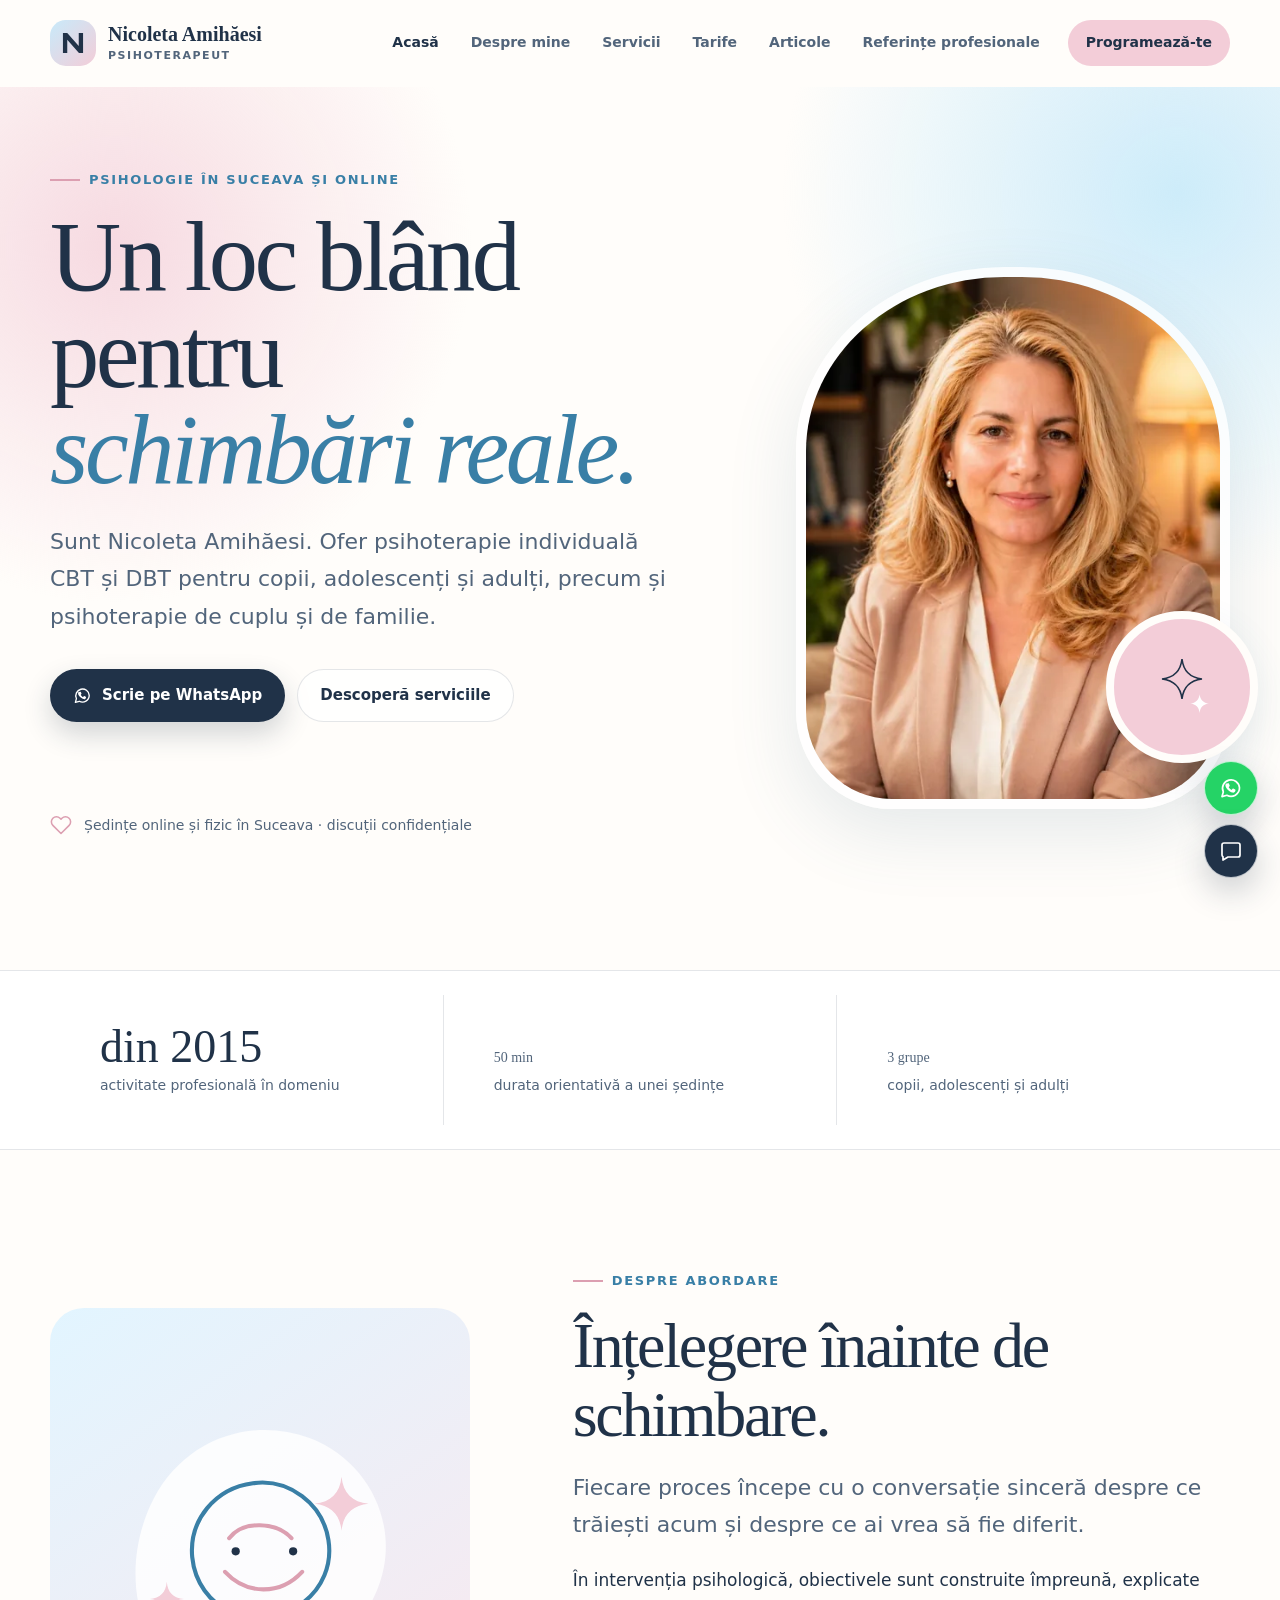
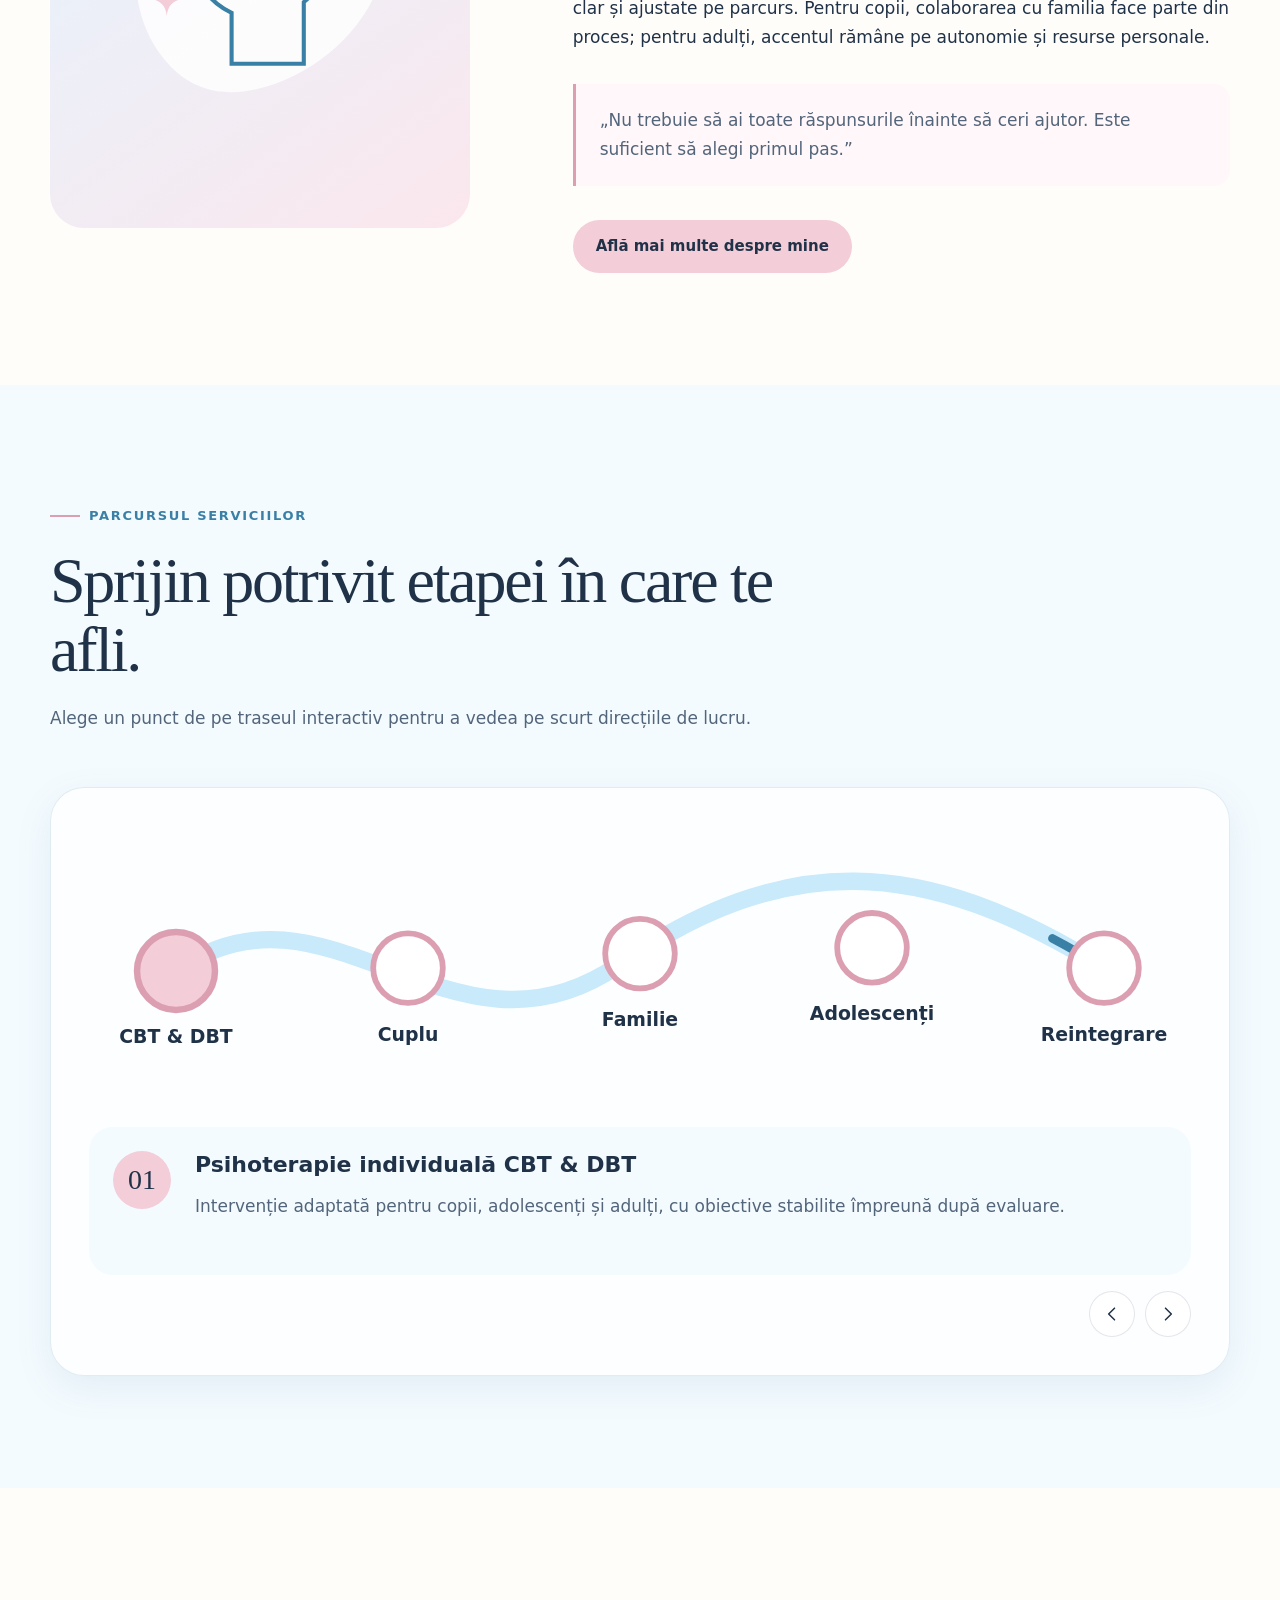
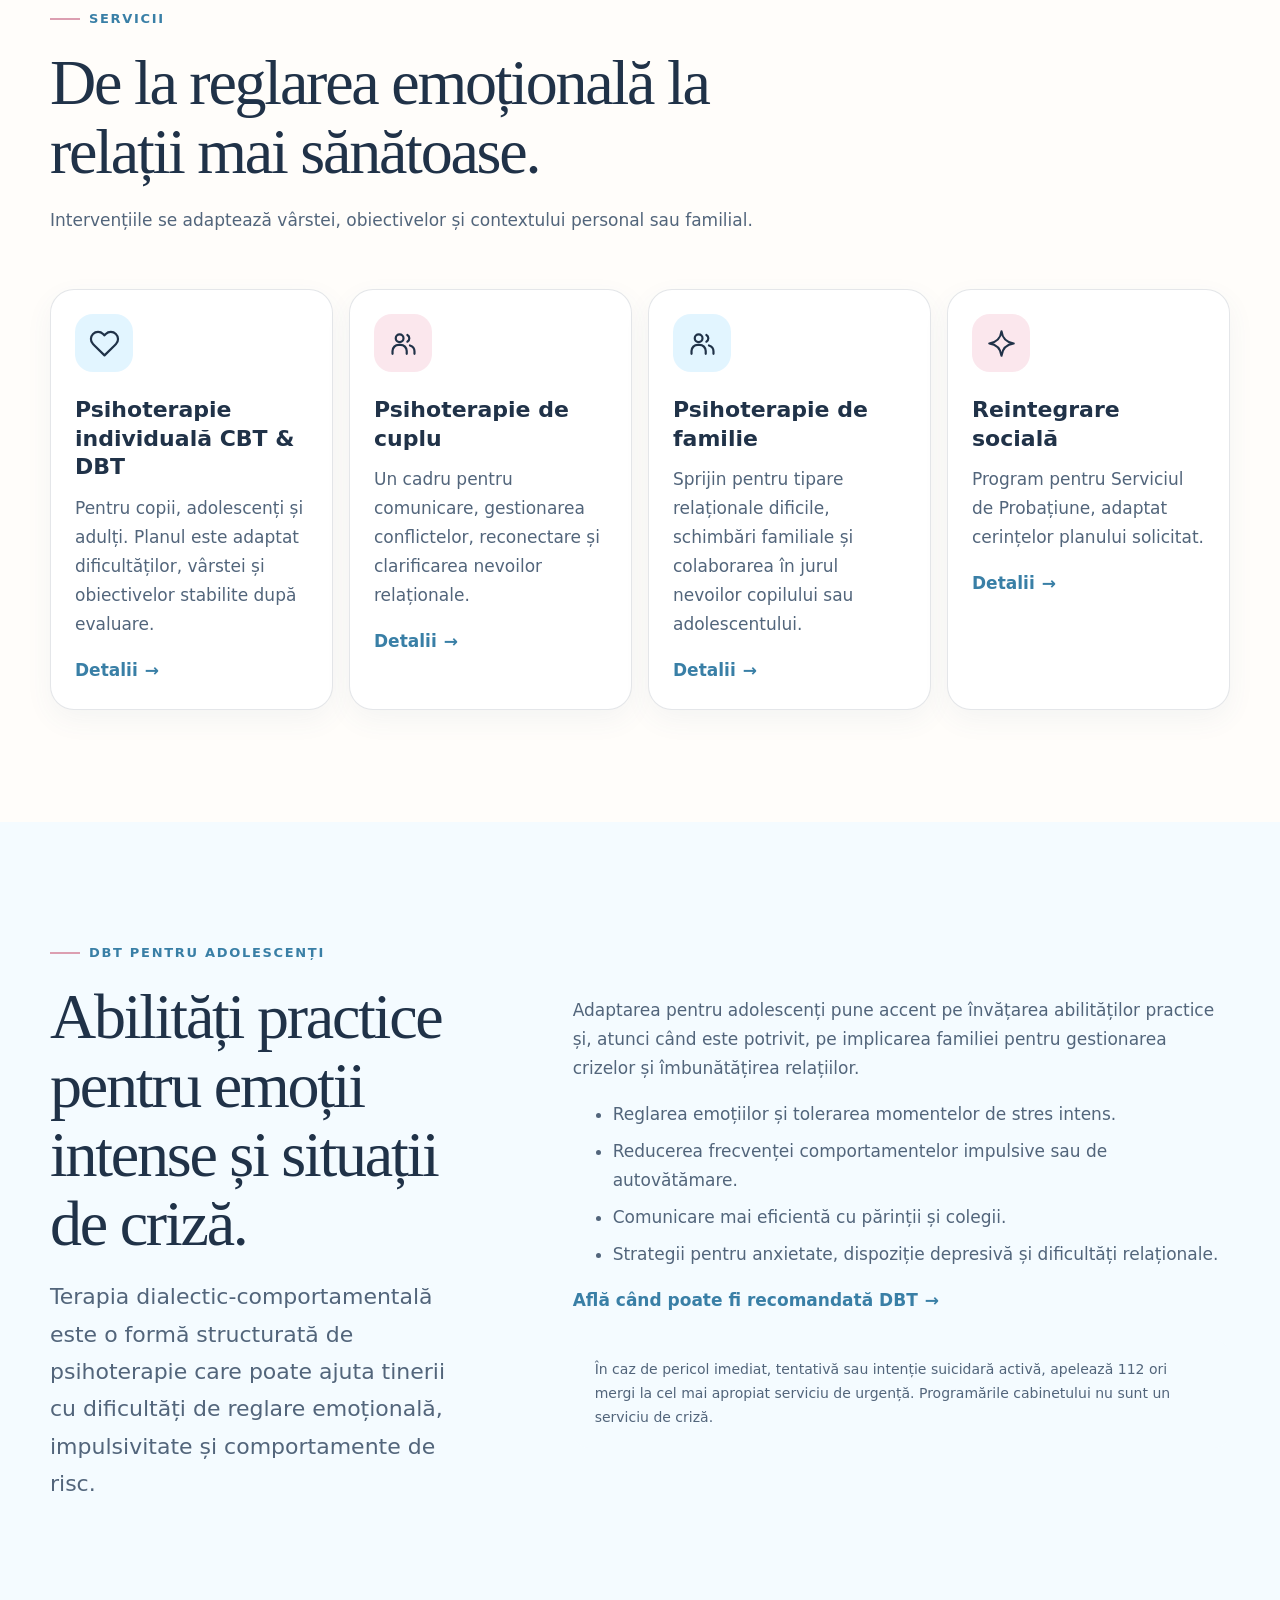
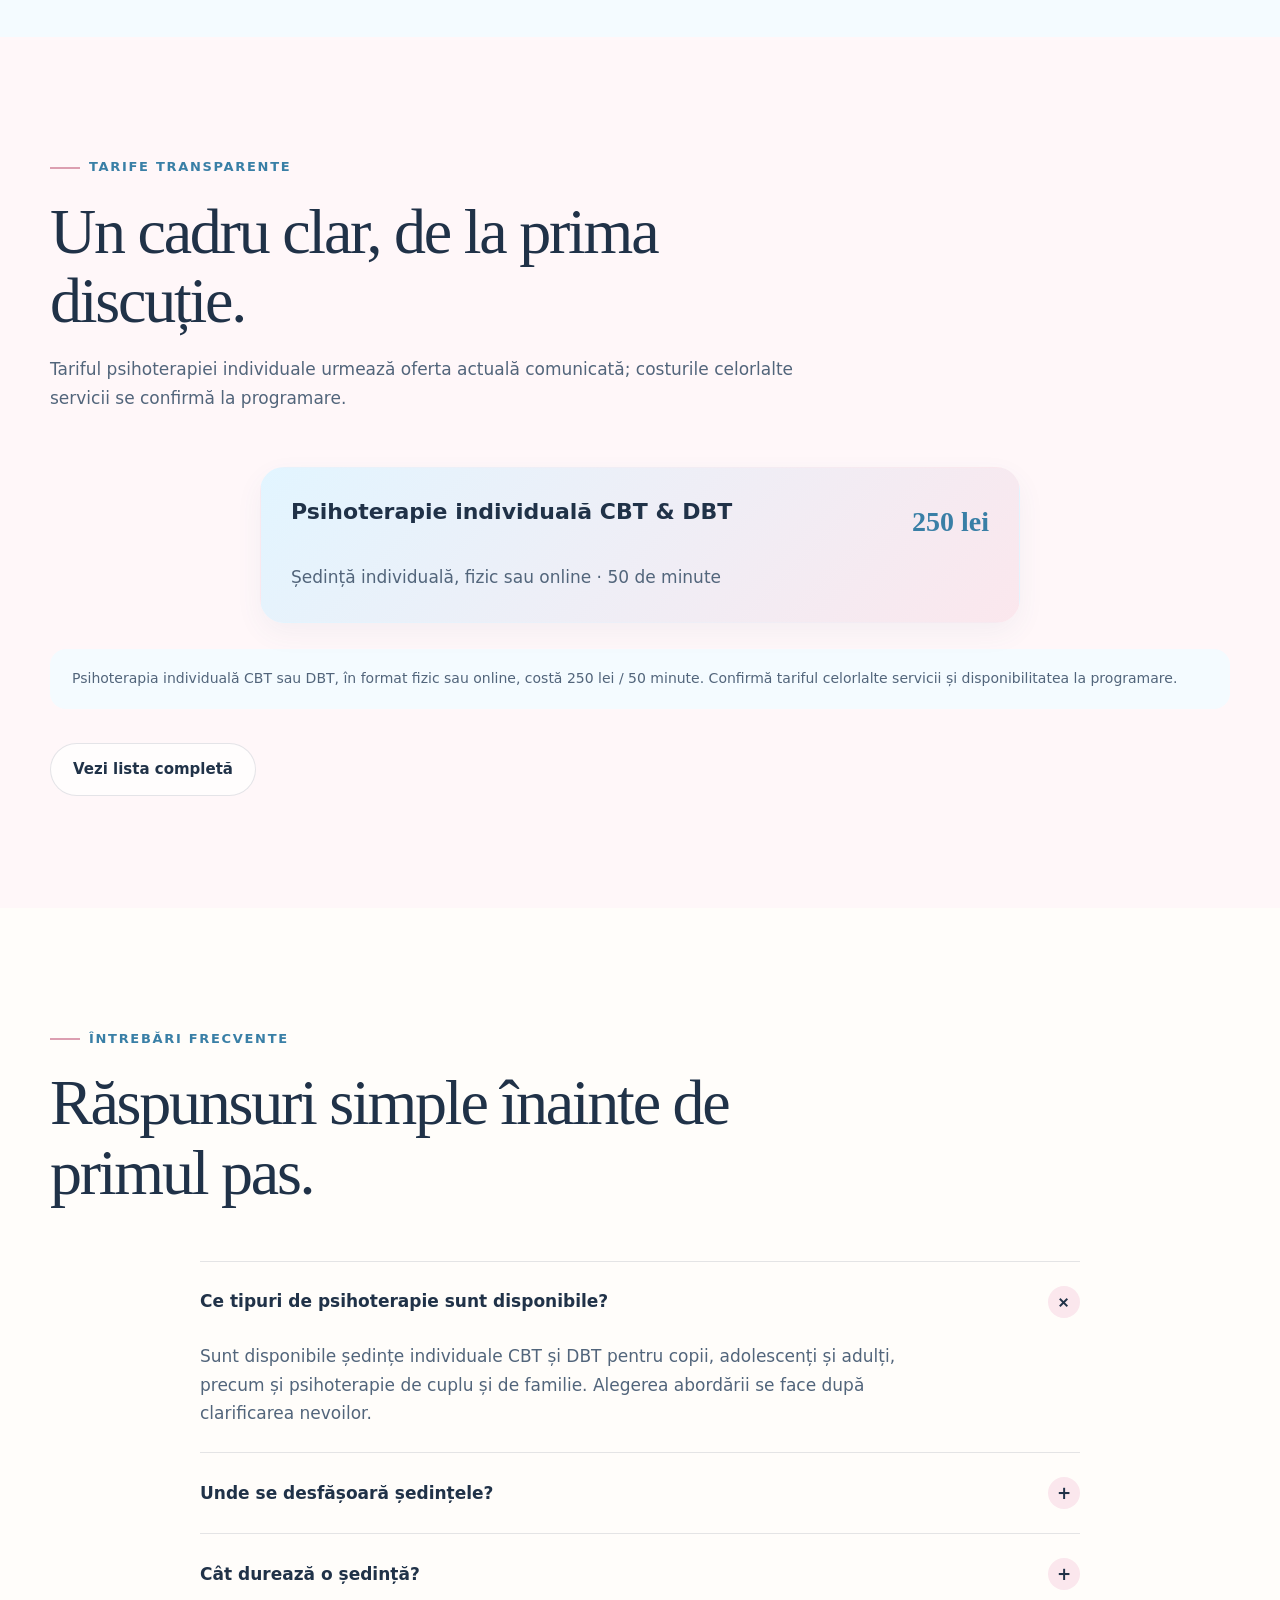
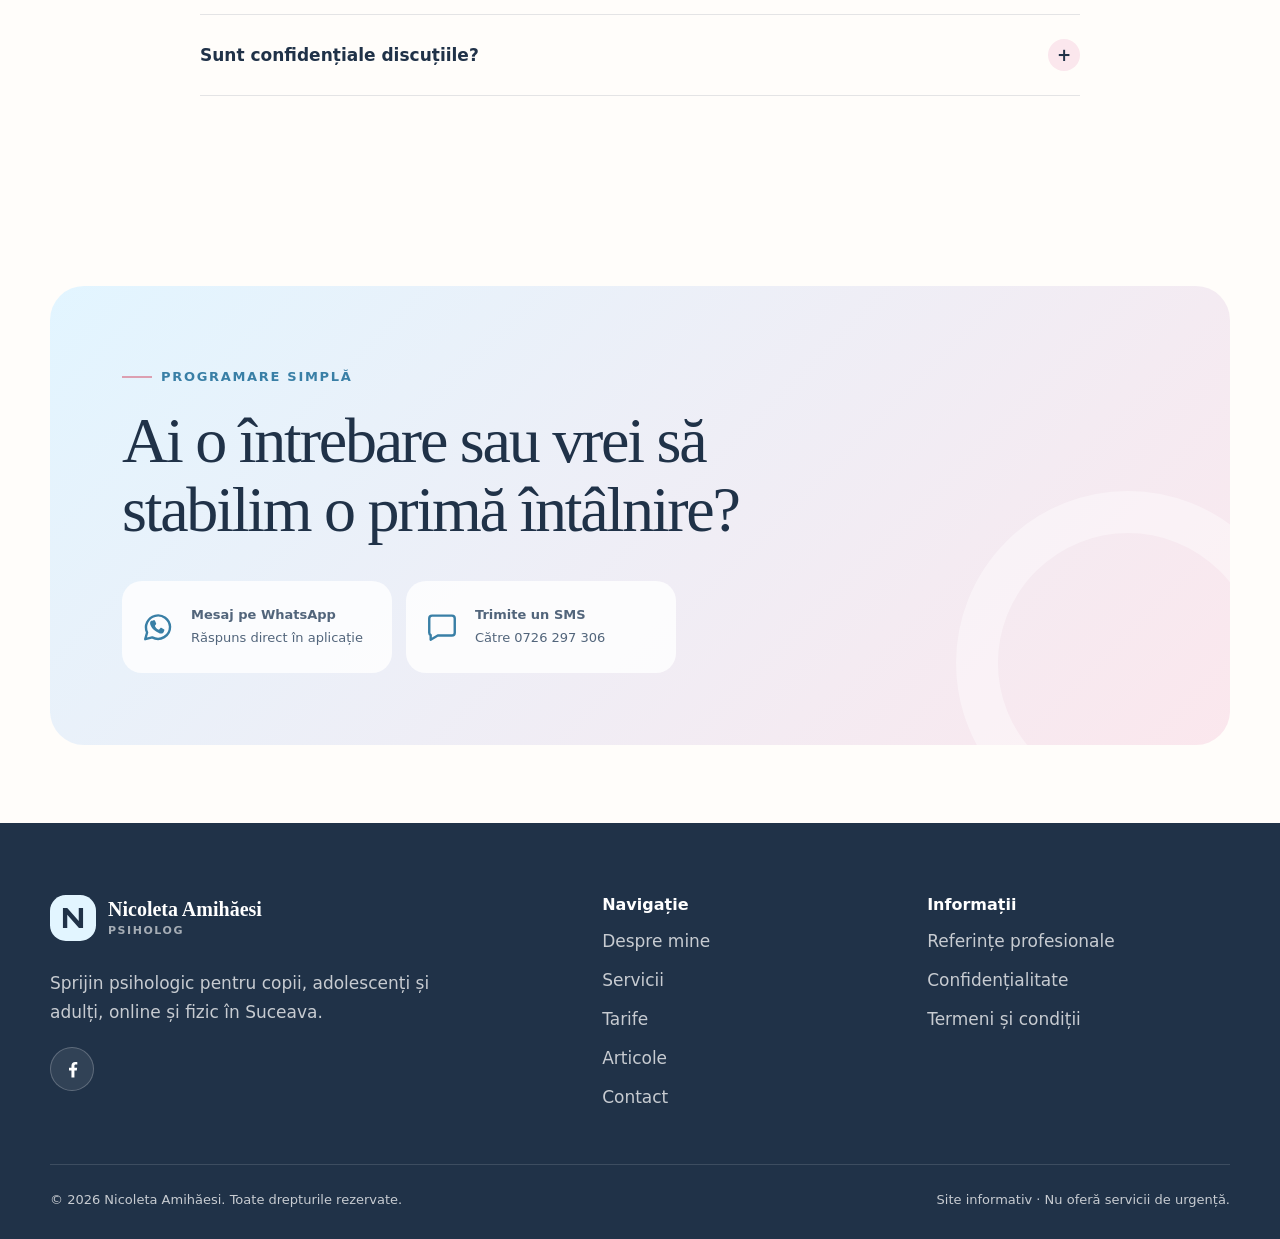
<file: NICO/index.html>
<!doctype html>
<html lang="ro">
<head>
  <meta charset="utf-8">
  <meta name="viewport" content="width=device-width, initial-scale=1">
  <title>Psihoterapie CBT & DBT Suceava | Nicoleta Amihăesi</title>
  <meta name="description" content="Psihoterapie individuală CBT și DBT pentru copii, adolescenți și adulți, psihoterapie de cuplu și de familie în Suceava și online. Tarif individual: 250 lei / 50 minute.">
  <meta name="robots" content="index, follow, max-image-preview:large, max-snippet:-1, max-video-preview:-1">
  <meta name="author" content="Nicoleta Amihăesi">
  <meta name="theme-color" content="#e2f5ff">
  <link rel="canonical" href="https://psihoterapeutnicoletaamihaesi.ro/">
  <link rel="icon" href="assets/favicon.svg" type="image/svg+xml">
  <link rel="image_src" href="https://psihoterapeutnicoletaamihaesi.ro/assets/nicoleta-amihaesi-facebook-preview-1200x630-v2.jpg">
  <link rel="preload" as="image" href="assets/nicoleta-amihaesi-portret-768.webp" imagesrcset="assets/nicoleta-amihaesi-portret-480.webp 480w, assets/nicoleta-amihaesi-portret-768.webp 768w, assets/nicoleta-amihaesi-portret-1086.webp 1086w" imagesizes="(max-width: 680px) 86vw, (max-width: 960px) 500px, 470px" type="image/webp" fetchpriority="high">
  <link rel="stylesheet" href="css/style.css?v=20260801-tarif-referinte">
  <meta property="og:type" content="website">
  <meta property="og:locale" content="ro_RO">
  <meta property="og:title" content="Psihoterapie CBT & DBT Suceava | Nicoleta Amihăesi">
  <meta property="og:description" content="Psihoterapie individuală CBT și DBT, de cuplu și de familie, online și fizic în Suceava.">
  <meta property="og:url" content="https://psihoterapeutnicoletaamihaesi.ro/">
  <meta property="og:image" content="https://psihoterapeutnicoletaamihaesi.ro/assets/nicoleta-amihaesi-facebook-preview-1200x630-v2.jpg">
  <meta property="og:image:secure_url" content="https://psihoterapeutnicoletaamihaesi.ro/assets/nicoleta-amihaesi-facebook-preview-1200x630-v2.jpg">
  <meta property="og:image:type" content="image/jpeg">
  <meta property="og:image:width" content="1200">
  <meta property="og:image:height" content="630">
  <meta property="og:image:alt" content="Nicoleta Amihăesi, portret profesional pentru psihoterapie în Suceava">
  <meta property="og:updated_time" content="2026-08-02T13:30:00+03:00">
  <meta name="twitter:card" content="summary_large_image">
  <meta name="twitter:image" content="https://psihoterapeutnicoletaamihaesi.ro/assets/nicoleta-amihaesi-facebook-preview-1200x630-v2.jpg">
  <meta name="twitter:image:alt" content="Nicoleta Amihăesi, portret profesional pentru psihoterapie în Suceava">
  <script type="application/ld+json">
  {
    "@context": "https://schema.org",
    "@graph": [
      {
        "@type": "WebSite",
        "@id": "https://psihoterapeutnicoletaamihaesi.ro/#website",
        "url": "https://psihoterapeutnicoletaamihaesi.ro/",
        "name": "Nicoleta Amihăesi — Psiholog Suceava",
        "inLanguage": "ro-RO"
      },
      {
        "@type": "Person",
        "@id": "https://psihoterapeutnicoletaamihaesi.ro/#nicoleta-amihaesi",
        "name": "Nicoleta Amihăesi",
        "alternateName": "Nicoleta Amihaesi",
        "jobTitle": ["Psiholog", "Profesor psihopedagogie specială"],
        "telephone": "+40726297306",
        "email": "nicoletaamihaesi@yahoo.com",
        "image": "https://psihoterapeutnicoletaamihaesi.ro/assets/nicoleta-amihaesi-facebook-preview-1200x630-v2.jpg",
        "knowsAbout": ["psihologie", "psihoterapie cognitiv-comportamentală CBT", "terapie dialectic-comportamentală DBT", "DBT pentru adolescenți", "psihoterapie de cuplu", "psihoterapie de familie", "psihopedagogie specială", "reintegrare socială"],
        "workLocation": {"@id": "https://psihoterapeutnicoletaamihaesi.ro/#cabinet"},
        "sameAs": [
          "https://bleu-medical.ro/servicii/psihologie-suceava",
          "https://www.roterapie.eu/lista-specialisti/",
          "https://www.radiotop.ro/subiect/nicoleta-amihaesi",
          "https://web.facebook.com/nicoleta.caciur"
        ]
      },
      {
        "@type": "ProfessionalService",
        "@id": "https://psihoterapeutnicoletaamihaesi.ro/#cabinet",
        "name": "Cabinet de Psihologie Nicoleta Amihăesi",
        "url": "https://psihoterapeutnicoletaamihaesi.ro/",
        "telephone": "+40726297306",
        "email": "nicoletaamihaesi@yahoo.com",
        "priceRange": "250 RON",
        "image": "https://psihoterapeutnicoletaamihaesi.ro/assets/nicoleta-amihaesi-facebook-preview-1200x630-v2.jpg",
        "areaServed": {"@type": "City", "name": "Suceava"},
        "address": {
          "@type": "PostalAddress",
          "streetAddress": "Strada Victor Babeș",
          "addressLocality": "Suceava",
          "addressRegion": "Suceava",
          "addressCountry": "RO"
        },
        "geo": {
          "@type": "GeoCoordinates",
          "latitude": 47.680067,
          "longitude": 26.299387
        },
        "openingHoursSpecification": {
          "@type": "OpeningHoursSpecification",
          "dayOfWeek": ["Monday", "Tuesday", "Wednesday", "Thursday", "Friday"],
          "opens": "08:00",
          "closes": "20:00"
        },
        "hasMap": "https://www.google.com/maps/search/?api=1&query=47.680067%2C26.299387",
        "founder": {"@id": "https://psihoterapeutnicoletaamihaesi.ro/#nicoleta-amihaesi"}
      },
      {
        "@type": "FAQPage",
        "mainEntity": [
          {
            "@type": "Question",
            "name": "Cu ce dificultăți pot apela la psihologul Nicoleta Amihăesi?",
            "acceptedAnswer": {"@type": "Answer", "text": "Puteți solicita psihoterapie individuală CBT sau DBT pentru copii, adolescenți și adulți, psihoterapie de cuplu ori de familie, precum și sprijin pentru anxietate, depresie, reglare emoțională și dificultăți relaționale sau de adaptare."}
          },
          {
            "@type": "Question",
            "name": "Cum se desfășoară ședințele?",
            "acceptedAnswer": {"@type": "Answer", "text": "Ședințele sunt realizate atât online, cât și fizic în Suceava, pe bază de programare."}
          },
          {
            "@type": "Question",
            "name": "Cât costă o ședință de psihoterapie individuală CBT sau DBT?",
            "acceptedAnswer": {"@type": "Answer", "text": "O ședință de psihoterapie individuală CBT sau DBT, în format fizic sau online, costă 250 lei și durează aproximativ 50 de minute. Tariful se confirmă la programare."}
          },
          {
            "@type": "Question",
            "name": "Ce este DBT pentru adolescenți?",
            "acceptedAnswer": {"@type": "Answer", "text": "DBT este o formă structurată de psihoterapie care poate sprijini adolescenții cu emoții intense, dificultăți de reglare emoțională, impulsivitate ori comportamente de risc. Planul se stabilește după evaluare și poate include implicarea familiei."}
          }
        ]
      }
    ]
  }
  </script>
</head>
<body>
  <a class="skip-link" href="#continut">Sari la conținut</a>

  <header class="site-header">
    <div class="container nav-wrap">
      <a class="brand" href="/" aria-label="Nicoleta Amihăesi — pagina de start">
        <svg class="brand-mark" viewBox="0 0 64 64" aria-hidden="true"><defs><linearGradient id="logoGradient" x1="0" y1="0" x2="1" y2="1"><stop stop-color="#c8eafa"/><stop offset="1" stop-color="#f3cdd8"/></linearGradient></defs><rect width="64" height="64" rx="22" fill="url(#logoGradient)"/><path d="M18 46V18h6l16 18V18h6v28h-5.7L24 27.5V46z" fill="#203248"/></svg>
        <span class="brand-copy"><strong>Nicoleta Amihăesi</strong><small>Psihoterapeut</small></span>
      </a>
      <button class="menu-toggle" type="button" aria-expanded="false" aria-controls="main-navigation" aria-label="Deschide meniul">
        <svg viewBox="0 0 24 24" aria-hidden="true"><path d="M4 7h16M4 12h16M4 17h16" fill="none" stroke="currentColor" stroke-width="1.8" stroke-linecap="round"/></svg>
      </button>
      <nav class="main-nav" id="main-navigation" aria-label="Navigație principală">
        <a href="/" aria-current="page">Acasă</a>
        <a href="despre.html">Despre mine</a>
        <a href="servicii.html">Servicii</a>
        <a href="tarife.html">Tarife</a>
        <a href="articole.html">Articole</a>
        <a href="referinte.html">Referințe profesionale</a>
        <a href="contact.html" class="nav-cta">Programează-te</a>
      </nav>
    </div>
  </header>

  <main id="continut">
    <section class="hero">
      <div class="container hero-grid">
        <div class="hero-copy reveal">
          <p class="eyebrow">Psihologie în Suceava și online</p>
          <h1>Un loc blând pentru <span>schimbări reale.</span></h1>
          <p class="lead">Sunt Nicoleta Amihăesi. Ofer psihoterapie individuală CBT și DBT pentru copii, adolescenți și adulți, precum și psihoterapie de cuplu și de familie.</p>
          <div class="button-row">
            <a class="button button-primary" href="https://wa.me/40726297306?text=Bun%C4%83%20ziua%2C%20doamna%20Nicoleta%20Amih%C4%83esi!%20Doresc%20o%20programare." target="_blank" rel="noopener"><svg aria-hidden="true"><use href="assets/icons.svg#whatsapp"/></svg>Scrie pe WhatsApp</a>
            <a class="button button-outline" href="servicii.html">Descoperă serviciile</a>
          </div>
          <p class="hero-note"><svg aria-hidden="true"><use href="assets/icons.svg#heart"/></svg>Ședințe online și fizic în Suceava · discuții confidențiale</p>
        </div>
        <div class="portrait-wrap reveal">
          <svg class="hero-scribble" viewBox="0 0 220 210" aria-hidden="true"><path d="M18 102C24 29 97 2 157 28c58 25 64 108 19 150-36 33-111 23-145-18-21-25-23-58-2-75 27-23 86-4 107 21 21 26 10 62-16 70" fill="none" stroke="#85c7e8" stroke-width="3" stroke-linecap="round"/></svg>
          <div class="portrait-frame"><picture><source type="image/webp" srcset="assets/nicoleta-amihaesi-portret-480.webp 480w, assets/nicoleta-amihaesi-portret-768.webp 768w, assets/nicoleta-amihaesi-portret-1086.webp 1086w" sizes="(max-width: 680px) 86vw, (max-width: 960px) 500px, 470px"><img src="assets/nicoleta-amihaesi-portret-768.jpg" srcset="assets/nicoleta-amihaesi-portret-480.jpg 480w, assets/nicoleta-amihaesi-portret-768.jpg 768w, assets/nicoleta-amihaesi-portret-1086.jpg 1086w" sizes="(max-width: 680px) 86vw, (max-width: 960px) 500px, 470px" width="1086" height="1448" alt="Nicoleta Amihăesi, psiholog în Suceava" fetchpriority="high" decoding="async"></picture></div>
          <div class="portrait-badge" role="img" aria-label="Sprijin pentru minte, echilibru și autonomie">
            <svg viewBox="0 0 90 90" aria-hidden="true"><path d="M45 10c1.7 15 10 23.3 25 25-15 1.7-23.3 10-25 25-1.7-15-10-23.3-25-25 15-1.7 23.3-10 25-25Z" fill="none" stroke="#203248" stroke-width="2"/><path d="M67 54c.8 7 4.7 10.9 11.7 11.7-7 .8-10.9 4.7-11.7 11.7-.8-7-4.7-10.9-11.7-11.7C62.3 64.9 66.2 61 67 54Z" fill="#fff"/></svg>
          </div>
        </div>
      </div>
    </section>

    <section class="trust-strip" aria-label="Repere profesionale">
      <div class="container trust-grid">
        <div class="stat"><strong>din 2015</strong><span>activitate profesională în domeniu</span></div>
        <div class="stat"><strong><span data-counter="50" data-suffix=" min">50 min</span></strong><span>durata orientativă a unei ședințe</span></div>
        <div class="stat"><strong><span data-counter="3" data-suffix=" grupe">3 grupe</span></strong><span>copii, adolescenți și adulți</span></div>
      </div>
    </section>

    <section class="section">
      <div class="container intro-grid">
        <div class="shape-card reveal" aria-hidden="true">
          <svg viewBox="0 0 420 460">
            <path d="M115 363C51 313 43 218 80 146 117 74 198 45 270 72c76 29 113 113 82 186-25 59-84 106-147 120-35 8-65 3-90-15Z" fill="#fff" opacity=".85"/>
            <path d="M201 127c-46 6-78 45-74 90 3 31 21 55 48 68v62h88v-75c22-17 35-45 30-76-7-44-48-75-92-69Z" fill="none" stroke="#397fa6" stroke-width="5" stroke-linecap="round"/>
            <path d="M172 194c17-22 58-20 76 0M167 235c26 28 67 29 94 0" fill="none" stroke="#dc9fb1" stroke-width="5" stroke-linecap="round"/>
            <circle cx="180" cy="210" r="5" fill="#203248"/><circle cx="250" cy="210" r="5" fill="#203248"/>
            <path d="M309 119c2 20 13 31 33 33-20 2-31 13-33 33-2-20-13-31-33-33 20-2 31-13 33-33ZM96 247c1 13 8 20 21 21-13 1-20 8-21 21-1-13-8-20-21-21 13-1 20-8 21-21Z" fill="#f3cdd8"/>
          </svg>
        </div>
        <div class="reveal">
          <p class="eyebrow">Despre abordare</p>
          <h2>Înțelegere înainte de schimbare.</h2>
          <p class="lead">Fiecare proces începe cu o conversație sinceră despre ce trăiești acum și despre ce ai vrea să fie diferit.</p>
          <p>În intervenția psihologică, obiectivele sunt construite împreună, explicate clar și ajustate pe parcurs. Pentru copii, colaborarea cu familia face parte din proces; pentru adulți, accentul rămâne pe autonomie și resurse personale.</p>
          <blockquote class="quote-card">„Nu trebuie să ai toate răspunsurile înainte să ceri ajutor. Este suficient să alegi primul pas.”</blockquote>
          <div class="button-row"><a class="button button-soft" href="despre.html">Află mai multe despre mine</a></div>
        </div>
      </div>
    </section>

    <section class="section section-blue" id="parcurs-servicii">
      <div class="container">
        <div class="section-heading reveal">
          <p class="eyebrow">Parcursul serviciilor</p>
          <h2>Sprijin potrivit etapei în care te afli.</h2>
          <p>Alege un punct de pe traseul interactiv pentru a vedea pe scurt direcțiile de lucru.</p>
        </div>
        <div class="service-journey reveal" data-journey>
          <div class="journey-map-wrap">
            <svg class="journey-map" viewBox="0 0 760 190" role="group" aria-label="Traseu interactiv al serviciilor">
              <path class="journey-path" d="M60 100C165 25 250 175 365 96S574 20 700 98"/>
              <path class="journey-progress" d="M60 100C165 25 250 175 365 96S574 20 700 98"/>
              <g class="journey-node" role="button" tabindex="0" aria-label="Psihoterapie individuală CBT și DBT" transform="translate(60 100)"><circle r="24"/><text text-anchor="middle" y="50">CBT &amp; DBT</text></g>
              <g class="journey-node" role="button" tabindex="0" aria-label="Psihoterapie de cuplu" transform="translate(220 98)"><circle r="24"/><text text-anchor="middle" y="50">Cuplu</text></g>
              <g class="journey-node" role="button" tabindex="0" aria-label="Psihoterapie de familie" transform="translate(380 88)"><circle r="24"/><text text-anchor="middle" y="50">Familie</text></g>
              <g class="journey-node" role="button" tabindex="0" aria-label="DBT pentru adolescenți" transform="translate(540 84)"><circle r="24"/><text text-anchor="middle" y="50">Adolescenți</text></g>
              <g class="journey-node" role="button" tabindex="0" aria-label="Reintegrare socială" transform="translate(700 98)"><circle r="24"/><text text-anchor="middle" y="50">Reintegrare</text></g>
            </svg>
          </div>
          <div class="journey-detail" aria-live="polite">
            <div class="journey-number" data-journey-number>01</div>
            <div><h3 data-journey-title>Psihoterapie individuală CBT &amp; DBT</h3><p data-journey-description>Intervenție adaptată pentru copii, adolescenți și adulți, cu obiective stabilite împreună după evaluare.</p></div>
          </div>
          <div class="journey-controls">
            <button class="icon-button" type="button" data-journey-prev aria-label="Serviciul anterior"><svg aria-hidden="true"><use href="assets/icons.svg#arrow-left"/></svg></button>
            <button class="icon-button" type="button" data-journey-next aria-label="Serviciul următor"><svg aria-hidden="true"><use href="assets/icons.svg#arrow-right"/></svg></button>
          </div>
        </div>
      </div>
    </section>

    <section class="section" id="servicii">
      <div class="container">
        <div class="section-heading reveal">
          <p class="eyebrow">Servicii</p>
          <h2>De la reglarea emoțională la relații mai sănătoase.</h2>
          <p>Intervențiile se adaptează vârstei, obiectivelor și contextului personal sau familial.</p>
        </div>
        <div class="home-services-carousel" data-service-carousel>
          <div class="cards home-services-track" id="servicii-principale" data-carousel-track tabindex="0" aria-label="Servicii principale">
            <article class="service-card reveal"><div class="service-icon"><svg aria-hidden="true"><use href="assets/icons.svg#heart"/></svg></div><h3>Psihoterapie individuală CBT &amp; DBT</h3><p>Pentru copii, adolescenți și adulți. Planul este adaptat dificultăților, vârstei și obiectivelor stabilite după evaluare.</p><a class="text-link" href="servicii.html#psihoterapie">Detalii</a></article>
            <article class="service-card reveal"><div class="service-icon"><svg aria-hidden="true"><use href="assets/icons.svg#people"/></svg></div><h3>Psihoterapie de cuplu</h3><p>Un cadru pentru comunicare, gestionarea conflictelor, reconectare și clarificarea nevoilor relaționale.</p><a class="text-link" href="servicii.html#cuplu">Detalii</a></article>
            <article class="service-card reveal"><div class="service-icon"><svg aria-hidden="true"><use href="assets/icons.svg#people"/></svg></div><h3>Psihoterapie de familie</h3><p>Sprijin pentru tipare relaționale dificile, schimbări familiale și colaborarea în jurul nevoilor copilului sau adolescentului.</p><a class="text-link" href="servicii.html#familie">Detalii</a></article>
            <article class="service-card reveal"><div class="service-icon"><svg aria-hidden="true"><use href="assets/icons.svg#spark"/></svg></div><h3>Reintegrare socială</h3><p>Program pentru Serviciul de Probațiune, adaptat cerințelor planului solicitat.</p><a class="text-link" href="servicii.html#reintegrare">Detalii</a></article>
          </div>
          <div class="home-services-controls" aria-label="Navigare servicii principale">
            <button class="icon-button" type="button" data-carousel-prev aria-label="Serviciul anterior"><svg aria-hidden="true"><use href="assets/icons.svg#arrow-left"/></svg></button>
            <span class="home-services-status" data-carousel-status aria-live="polite">1 din 4</span>
            <button class="icon-button" type="button" data-carousel-next aria-label="Serviciul următor"><svg aria-hidden="true"><use href="assets/icons.svg#arrow-right"/></svg></button>
          </div>
        </div>
      </div>
    </section>

    <section class="section section-blue" id="dbt-adolescenti">
      <div class="container intro-grid">
        <div class="reveal"><p class="eyebrow">DBT pentru adolescenți</p><h2>Abilități practice pentru emoții intense și situații de criză.</h2><p class="lead">Terapia dialectic-comportamentală este o formă structurată de psihoterapie care poate ajuta tinerii cu dificultăți de reglare emoțională, impulsivitate și comportamente de risc.</p></div>
        <div class="prose reveal"><p>Adaptarea pentru adolescenți pune accent pe învățarea abilităților practice și, atunci când este potrivit, pe implicarea familiei pentru gestionarea crizelor și îmbunătățirea relațiilor.</p><ul><li>Reglarea emoțiilor și tolerarea momentelor de stres intens.</li><li>Reducerea frecvenței comportamentelor impulsive sau de autovătămare.</li><li>Comunicare mai eficientă cu părinții și colegii.</li><li>Strategii pentru anxietate, dispoziție depresivă și dificultăți relaționale.</li></ul><p><a class="text-link" href="servicii.html#dbt-adolescenti">Află când poate fi recomandată DBT</a></p><p class="notice">În caz de pericol imediat, tentativă sau intenție suicidară activă, apelează 112 ori mergi la cel mai apropiat serviciu de urgență. Programările cabinetului nu sunt un serviciu de criză.</p></div>
      </div>
    </section>

    <section class="section section-pink">
      <div class="container">
        <div class="section-heading reveal"><p class="eyebrow">Tarife transparente</p><h2>Un cadru clar, de la prima discuție.</h2><p>Tariful psihoterapiei individuale urmează oferta actuală comunicată; costurile celorlalte servicii se confirmă la programare.</p></div>
        <div class="price-grid">
          <article class="price-card featured reveal"><div><h3>Psihoterapie individuală CBT &amp; DBT</h3></div><strong class="price">250 lei</strong><p>Ședință individuală, fizic sau online · 50 de minute</p></article>
        </div>
        <p class="notice">Psihoterapia individuală CBT sau DBT, în format fizic sau online, costă 250 lei / 50 minute. Confirmă tariful celorlalte servicii și disponibilitatea la programare.</p>
        <div class="button-row"><a class="button button-outline" href="tarife.html">Vezi lista completă</a></div>
      </div>
    </section>

    <section class="section" id="intrebari">
      <div class="container">
        <div class="section-heading reveal"><p class="eyebrow">Întrebări frecvente</p><h2>Răspunsuri simple înainte de primul pas.</h2></div>
        <div class="faq-list reveal">
          <div class="faq-item"><button class="faq-question" type="button" aria-expanded="true" aria-controls="faq-1"><span>Ce tipuri de psihoterapie sunt disponibile?</span><span aria-hidden="true">+</span></button><div class="faq-answer" id="faq-1">Sunt disponibile ședințe individuale CBT și DBT pentru copii, adolescenți și adulți, precum și psihoterapie de cuplu și de familie. Alegerea abordării se face după clarificarea nevoilor.</div></div>
          <div class="faq-item"><button class="faq-question" type="button" aria-expanded="false" aria-controls="faq-2"><span>Unde se desfășoară ședințele?</span><span aria-hidden="true">+</span></button><div class="faq-answer" id="faq-2" hidden>Ședințele sunt realizate atât online, cât și fizic în Suceava, pe bază de programare.</div></div>
          <div class="faq-item"><button class="faq-question" type="button" aria-expanded="false" aria-controls="faq-3"><span>Cât durează o ședință?</span><span aria-hidden="true">+</span></button><div class="faq-answer" id="faq-3" hidden>O ședință durează, în mod obișnuit, aproximativ 50 de minute. Durata exactă poate fi adaptată în cazul intervențiilor pentru copii.</div></div>
          <div class="faq-item"><button class="faq-question" type="button" aria-expanded="false" aria-controls="faq-4"><span>Sunt confidențiale discuțiile?</span><span aria-hidden="true">+</span></button><div class="faq-answer" id="faq-4" hidden>Da. Informațiile discutate sunt tratate confidențial, în limitele cadrului legal și deontologic aplicabil profesiei.</div></div>
        </div>
      </div>
    </section>

    <section class="section section-sm">
      <div class="container contact-panel reveal">
        <p class="eyebrow">Programare simplă</p>
        <h2>Ai o întrebare sau vrei să stabilim o primă întâlnire?</h2>
        <div class="contact-options">
          <a class="contact-choice" href="https://wa.me/40726297306?text=Bun%C4%83%20ziua%2C%20doamna%20Nicoleta%20Amih%C4%83esi!%20Doresc%20o%20programare." target="_blank" rel="noopener"><svg aria-hidden="true"><use href="assets/icons.svg#whatsapp"/></svg><span><strong>Mesaj pe WhatsApp</strong><span>Răspuns direct în aplicație</span></span></a>
          <a class="contact-choice" href="sms:+40726297306?body=Bun%C4%83%20ziua%2C%20doamna%20Nicoleta%20Amih%C4%83esi!%20Doresc%20o%20programare."><svg aria-hidden="true"><use href="assets/icons.svg#message"/></svg><span><strong>Trimite un SMS</strong><span>Către 0726 297 306</span></span></a>
        </div>
      </div>
    </section>
  </main>

  <div class="floating-contact" aria-label="Contact rapid"><a href="https://wa.me/40726297306?text=Bun%C4%83%20ziua!%20Doresc%20o%20programare." target="_blank" rel="noopener" aria-label="Scrie pe WhatsApp"><svg aria-hidden="true"><use href="assets/icons.svg#whatsapp"/></svg></a><a href="sms:+40726297306?body=Bun%C4%83%20ziua!%20Doresc%20o%20programare." aria-label="Trimite SMS"><svg aria-hidden="true"><use href="assets/icons.svg#message"/></svg></a></div>

  <footer class="site-footer">
    <div class="container footer-grid">
      <div><a class="brand" href="/"><svg class="brand-mark" viewBox="0 0 64 64" aria-hidden="true"><rect width="64" height="64" rx="22" fill="#e2f5ff"/><path d="M18 46V18h6l16 18V18h6v28h-5.7L24 27.5V46z" fill="#203248"/></svg><span class="brand-copy"><strong>Nicoleta Amihăesi</strong><small>Psiholog</small></span></a><p class="footer-intro">Sprijin psihologic pentru copii, adolescenți și adulți, online și fizic în Suceava.</p><div class="footer-social"><a class="footer-facebook" href="https://web.facebook.com/nicoleta.caciur" target="_blank" rel="me noopener noreferrer" aria-label="Deschide profilul Facebook Nicoleta Amihăesi"><svg aria-hidden="true"><use href="assets/icons.svg?v=20260801-contact-social#facebook"/></svg></a></div></div>
      <div><h3>Navigație</h3><div class="footer-links"><a href="despre.html">Despre mine</a><a href="servicii.html">Servicii</a><a href="tarife.html">Tarife</a><a href="articole.html">Articole</a><a href="contact.html">Contact</a></div></div>
      <div><h3>Informații</h3><div class="footer-links"><a href="referinte.html">Referințe profesionale</a><a href="confidentialitate.html">Confidențialitate</a><a href="termeni.html">Termeni și condiții</a></div></div>
    </div>
    <div class="container footer-bottom"><span>© <span data-year>2026</span> Nicoleta Amihăesi. Toate drepturile rezervate.</span><span>Site informativ · Nu oferă servicii de urgență.</span></div>
  </footer>

  <script src="js/app.js?v=20260801-contact-social" defer></script>
</body>
</html>
</file>
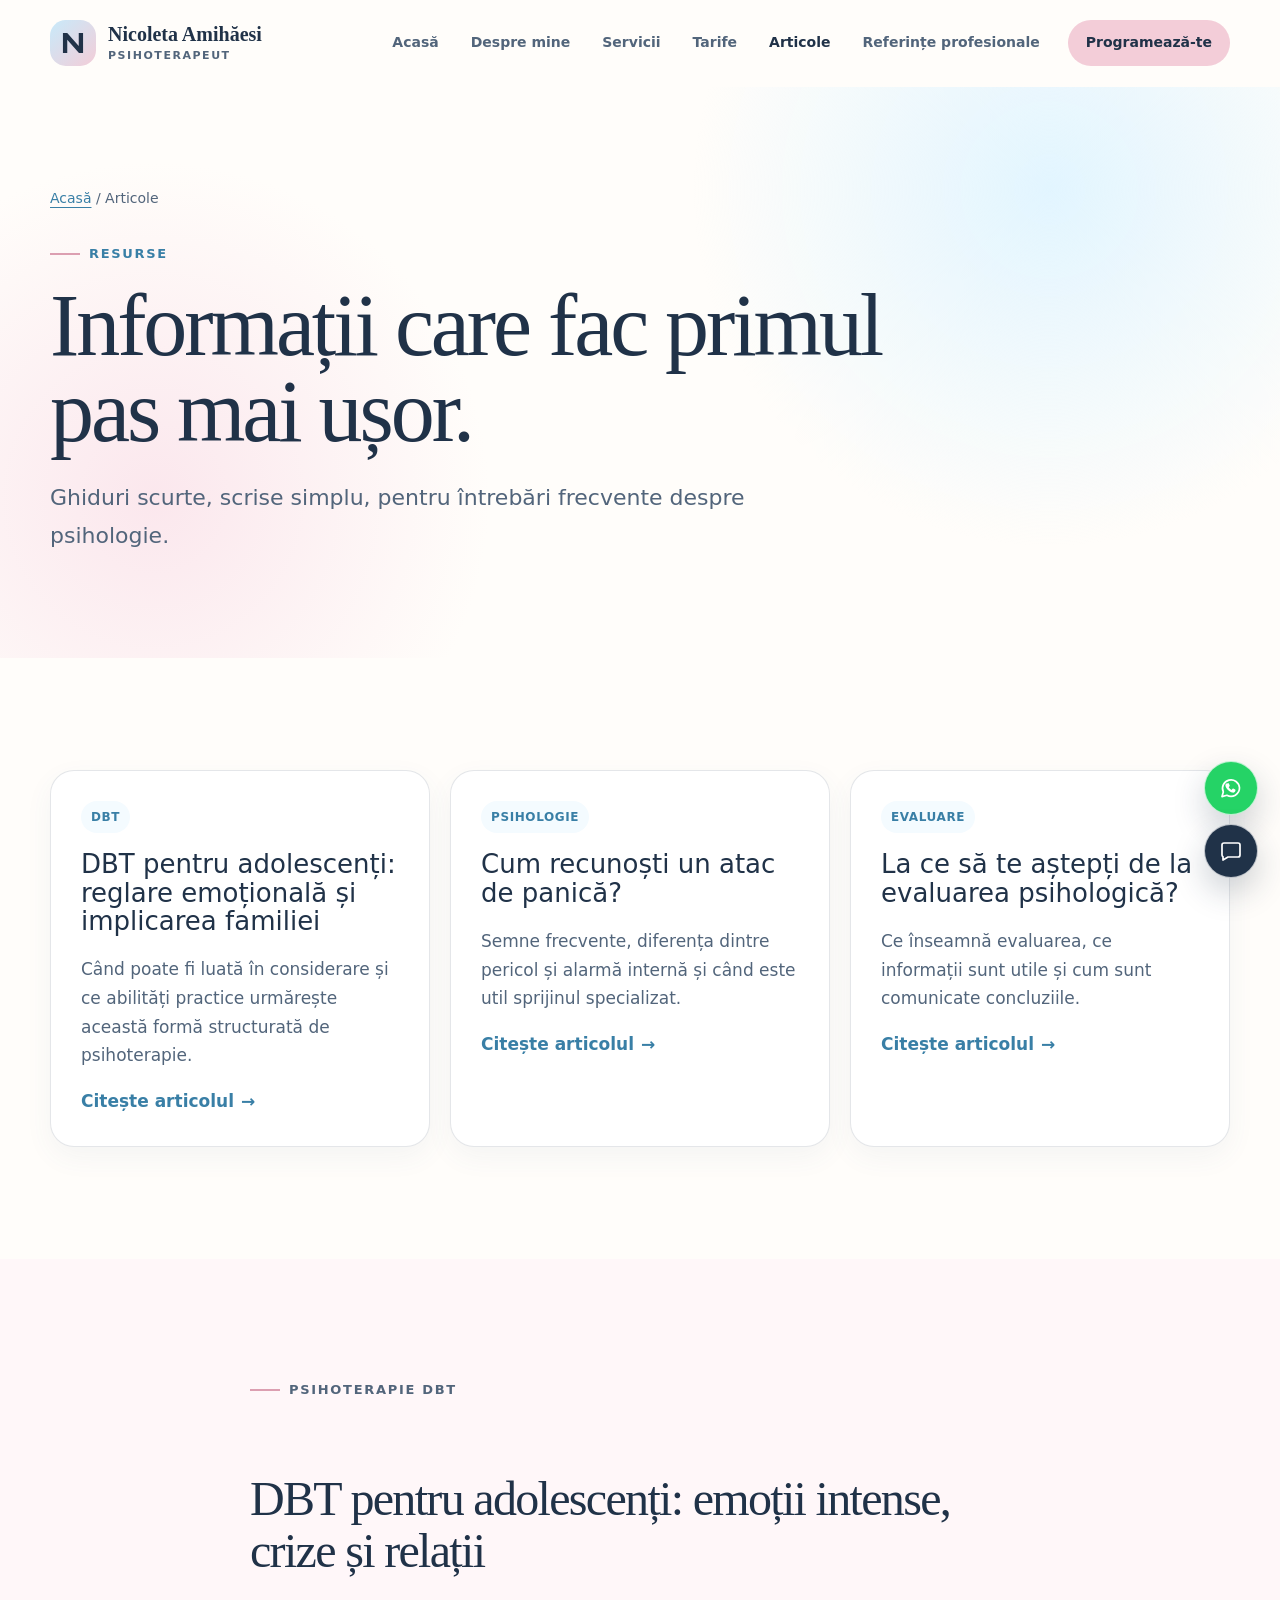
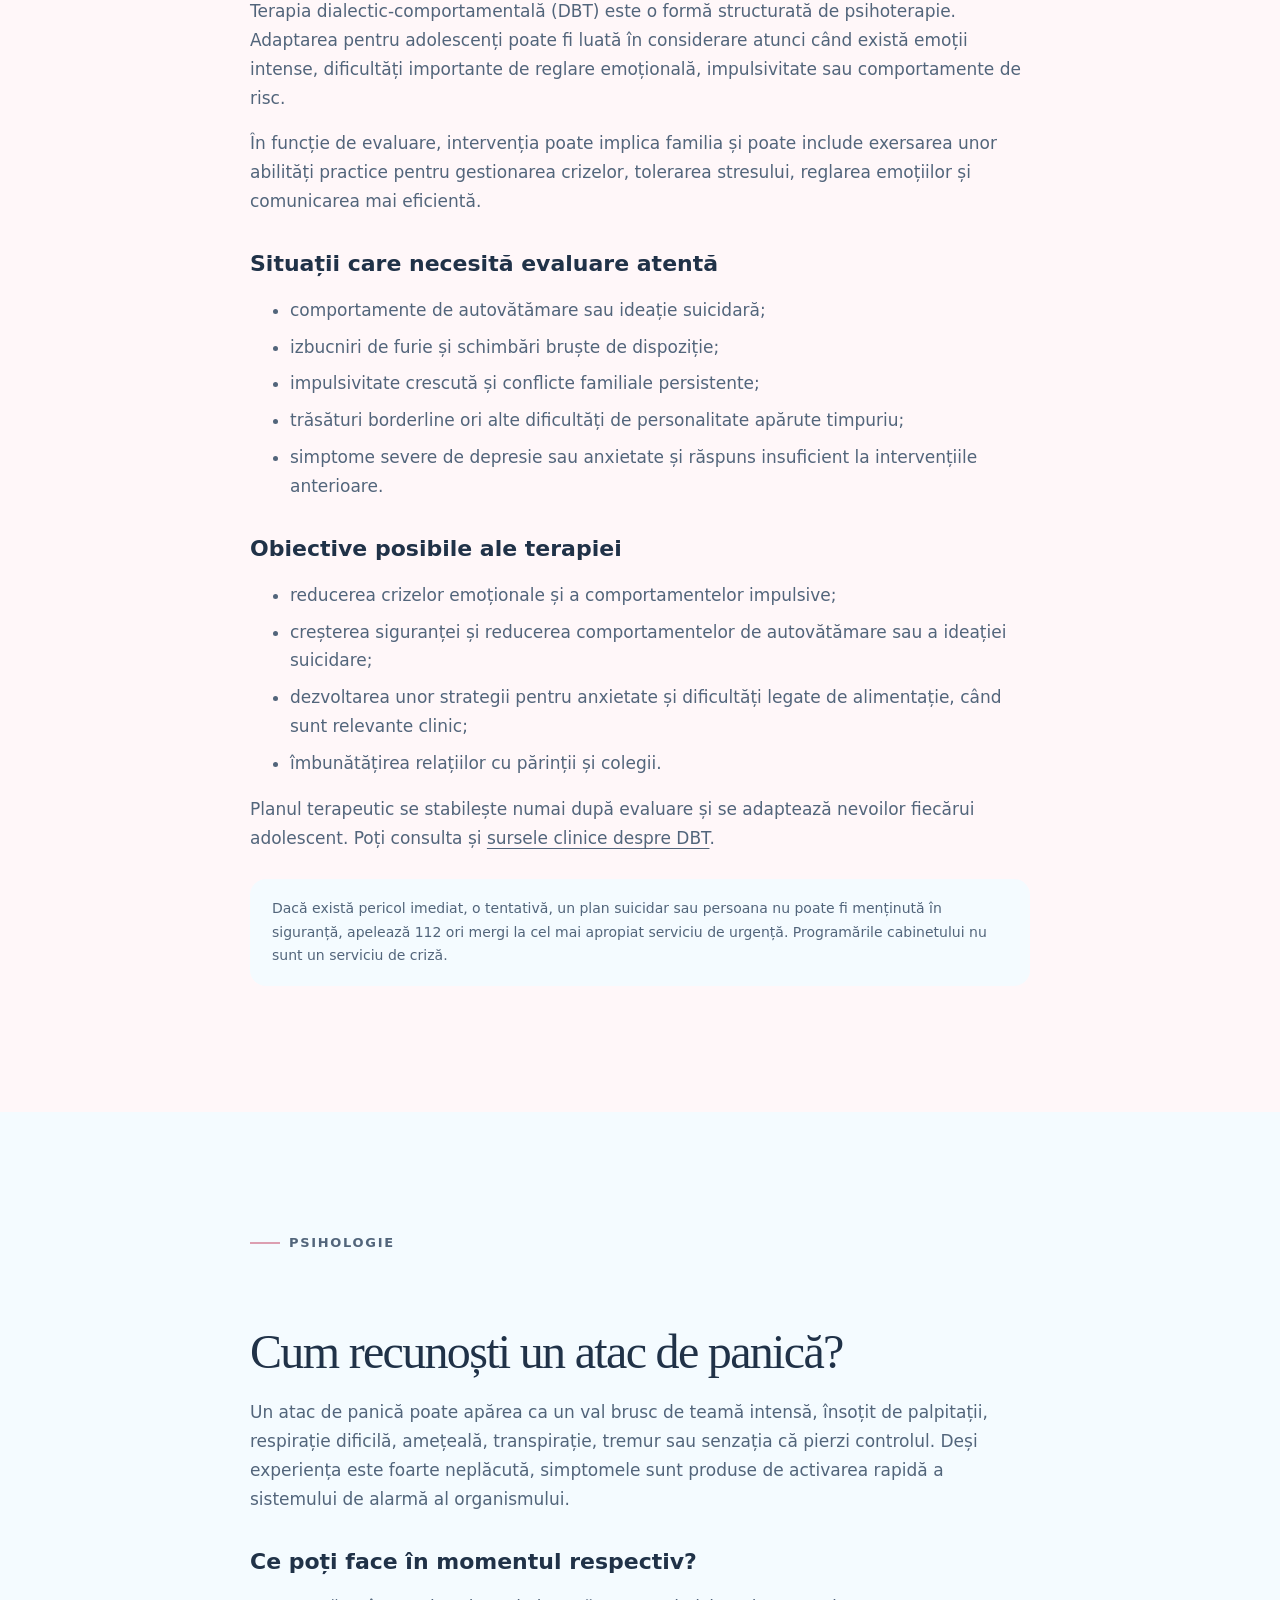
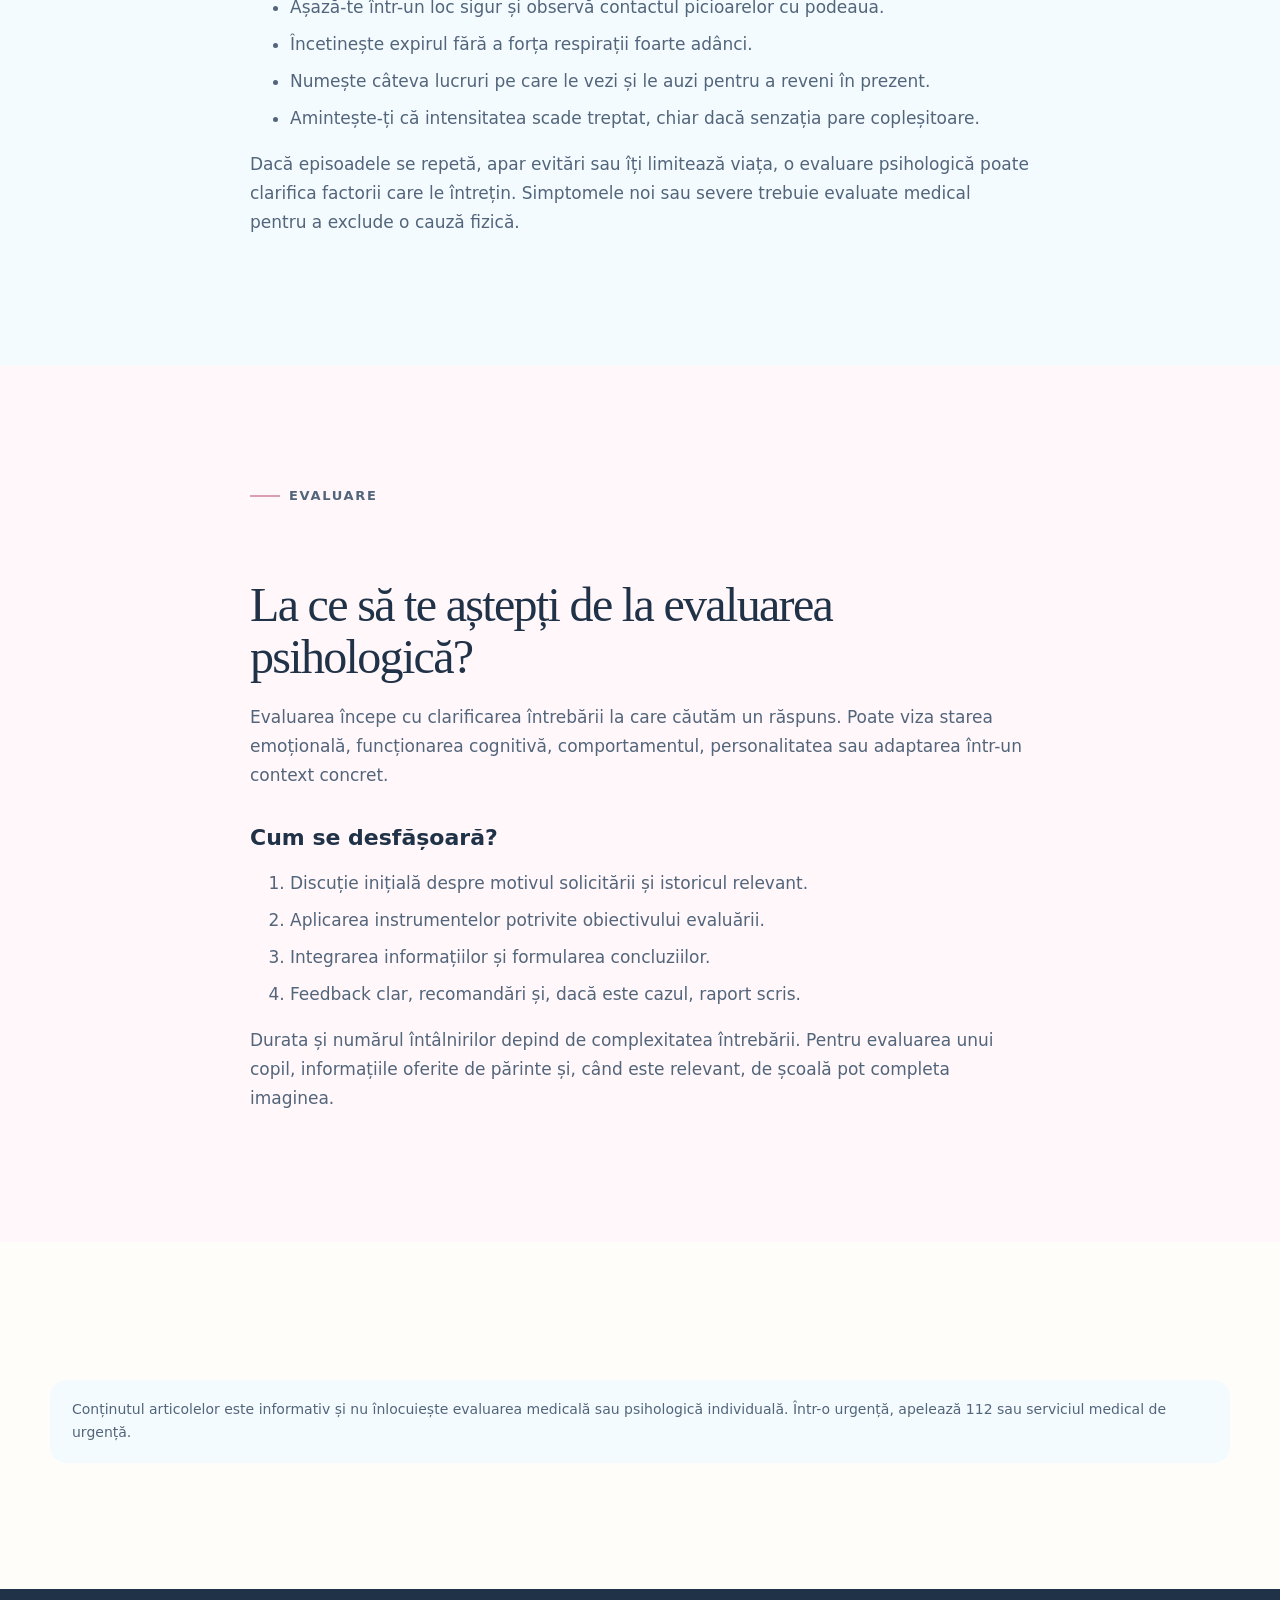
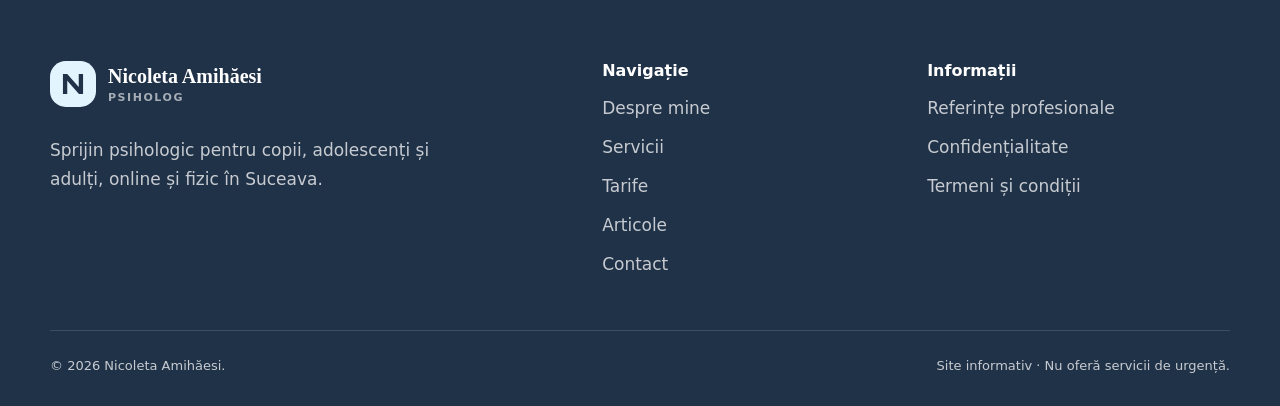
<file: NICO/articole.html>
<!doctype html>
<html lang="ro">
<head>
  <meta charset="utf-8"><meta name="viewport" content="width=device-width, initial-scale=1">
  <title>Articole de Psihologie | Nicoleta Amihăesi</title>
  <meta name="description" content="Ghiduri despre DBT pentru adolescenți, reglare emoțională, atacuri de panică și evaluare psihologică, redactate pentru informare.">
  <meta name="robots" content="index, follow"><link rel="canonical" href="https://psihoterapeutnicoletaamihaesi.ro/articole.html"><link rel="icon" href="assets/favicon.svg" type="image/svg+xml"><link rel="image_src" href="https://psihoterapeutnicoletaamihaesi.ro/assets/nicoleta-amihaesi-facebook-preview-1200x630-v2.jpg"><link rel="stylesheet" href="css/style.css?v=20260801-tarif-referinte">
  <meta property="og:type" content="website"><meta property="og:locale" content="ro_RO"><meta property="og:title" content="Articole de psihologie"><meta property="og:description" content="Informații clare pentru adulți și părinți."><meta property="og:url" content="https://psihoterapeutnicoletaamihaesi.ro/articole.html"><meta property="og:image" content="https://psihoterapeutnicoletaamihaesi.ro/assets/nicoleta-amihaesi-facebook-preview-1200x630-v2.jpg"><meta property="og:image:secure_url" content="https://psihoterapeutnicoletaamihaesi.ro/assets/nicoleta-amihaesi-facebook-preview-1200x630-v2.jpg"><meta property="og:image:type" content="image/jpeg"><meta property="og:image:width" content="1200"><meta property="og:image:height" content="630"><meta property="og:image:alt" content="Nicoleta Amihăesi, portret profesional pentru psihoterapie în Suceava"><meta name="twitter:card" content="summary_large_image"><meta name="twitter:image" content="https://psihoterapeutnicoletaamihaesi.ro/assets/nicoleta-amihaesi-facebook-preview-1200x630-v2.jpg">
  <script type="application/ld+json">{"@context":"https://schema.org","@type":"CollectionPage","name":"Articole de psihologie","url":"https://psihoterapeutnicoletaamihaesi.ro/articole.html","inLanguage":"ro-RO","author":{"@type":"Person","@id":"https://psihoterapeutnicoletaamihaesi.ro/#nicoleta-amihaesi","name":"Nicoleta Amihăesi"},"hasPart":[{"@type":"Article","headline":"DBT pentru adolescenți: reglare emoțională și implicarea familiei","datePublished":"2026-08-01","articleSection":"Psihoterapie"},{"@type":"Article","headline":"Cum recunoști un atac de panică?","datePublished":"2026-08-01","articleSection":"Psihologie"},{"@type":"Article","headline":"La ce să te aștepți de la evaluarea psihologică?","datePublished":"2026-08-01","articleSection":"Evaluare"}]}</script>
</head>
<body>
  <a class="skip-link" href="#continut">Sari la conținut</a>
  <header class="site-header"><div class="container nav-wrap"><a class="brand" href="/" aria-label="Nicoleta Amihăesi — pagina de start"><svg class="brand-mark" viewBox="0 0 64 64" aria-hidden="true"><defs><linearGradient id="g" x1="0" y1="0" x2="1" y2="1"><stop stop-color="#c8eafa"/><stop offset="1" stop-color="#f3cdd8"/></linearGradient></defs><rect width="64" height="64" rx="22" fill="url(#g)"/><path d="M18 46V18h6l16 18V18h6v28h-5.7L24 27.5V46z" fill="#203248"/></svg><span class="brand-copy"><strong>Nicoleta Amihăesi</strong><small>Psihoterapeut</small></span></a><button class="menu-toggle" type="button" aria-expanded="false" aria-controls="main-navigation" aria-label="Deschide meniul"><svg viewBox="0 0 24 24" aria-hidden="true"><path d="M4 7h16M4 12h16M4 17h16" fill="none" stroke="currentColor" stroke-width="1.8" stroke-linecap="round"/></svg></button><nav class="main-nav" id="main-navigation" aria-label="Navigație principală"><a href="/">Acasă</a><a href="despre.html">Despre mine</a><a href="servicii.html">Servicii</a><a href="tarife.html">Tarife</a><a href="articole.html" aria-current="page">Articole</a><a href="referinte.html">Referințe profesionale</a><a href="contact.html" class="nav-cta">Programează-te</a></nav></div></header>
  <main id="continut">
    <section class="page-hero"><div class="container reveal"><p class="breadcrumb"><a href="/">Acasă</a> / Articole</p><p class="eyebrow">Resurse</p><h1>Informații care fac primul pas mai ușor.</h1><p class="lead">Ghiduri scurte, scrise simplu, pentru întrebări frecvente despre psihologie.</p></div></section>
    <section class="section"><div class="container"><div class="article-grid">
      <article class="article-card reveal"><span class="article-tag">DBT</span><h2 style="font-family:var(--font-body);font-size:26px;letter-spacing:0">DBT pentru adolescenți: reglare emoțională și implicarea familiei</h2><p>Când poate fi luată în considerare și ce abilități practice urmărește această formă structurată de psihoterapie.</p><a class="text-link" href="#dbt-adolescenti">Citește articolul</a></article>
      <article class="article-card reveal"><span class="article-tag">Psihologie</span><h2 style="font-family:var(--font-body);font-size:26px;letter-spacing:0">Cum recunoști un atac de panică?</h2><p>Semne frecvente, diferența dintre pericol și alarmă internă și când este util sprijinul specializat.</p><a class="text-link" href="#atac-panic">Citește articolul</a></article>
      <article class="article-card reveal"><span class="article-tag">Evaluare</span><h2 style="font-family:var(--font-body);font-size:26px;letter-spacing:0">La ce să te aștepți de la evaluarea psihologică?</h2><p>Ce înseamnă evaluarea, ce informații sunt utile și cum sunt comunicate concluziile.</p><a class="text-link" href="#evaluare-psihologica">Citește articolul</a></article>
    </div></div></section>
    <article class="section section-pink" id="dbt-adolescenti"><div class="container prose reveal"><p class="eyebrow">Psihoterapie DBT</p><h2>DBT pentru adolescenți: emoții intense, crize și relații</h2><p>Terapia dialectic-comportamentală (DBT) este o formă structurată de psihoterapie. Adaptarea pentru adolescenți poate fi luată în considerare atunci când există emoții intense, dificultăți importante de reglare emoțională, impulsivitate sau comportamente de risc.</p><p>În funcție de evaluare, intervenția poate implica familia și poate include exersarea unor abilități practice pentru gestionarea crizelor, tolerarea stresului, reglarea emoțiilor și comunicarea mai eficientă.</p><h3>Situații care necesită evaluare atentă</h3><ul><li>comportamente de autovătămare sau ideație suicidară;</li><li>izbucniri de furie și schimbări bruște de dispoziție;</li><li>impulsivitate crescută și conflicte familiale persistente;</li><li>trăsături borderline ori alte dificultăți de personalitate apărute timpuriu;</li><li>simptome severe de depresie sau anxietate și răspuns insuficient la intervențiile anterioare.</li></ul><h3>Obiective posibile ale terapiei</h3><ul><li>reducerea crizelor emoționale și a comportamentelor impulsive;</li><li>creșterea siguranței și reducerea comportamentelor de autovătămare sau a ideației suicidare;</li><li>dezvoltarea unor strategii pentru anxietate și dificultăți legate de alimentație, când sunt relevante clinic;</li><li>îmbunătățirea relațiilor cu părinții și colegii.</li></ul><p>Planul terapeutic se stabilește numai după evaluare și se adaptează nevoilor fiecărui adolescent. Poți consulta și <a href="referinte.html#surse-dbt">sursele clinice despre DBT</a>.</p><p class="notice">Dacă există pericol imediat, o tentativă, un plan suicidar sau persoana nu poate fi menținută în siguranță, apelează 112 ori mergi la cel mai apropiat serviciu de urgență. Programările cabinetului nu sunt un serviciu de criză.</p></div></article>
    <article class="section section-blue" id="atac-panic"><div class="container prose reveal"><p class="eyebrow">Psihologie</p><h2>Cum recunoști un atac de panică?</h2><p>Un atac de panică poate apărea ca un val brusc de teamă intensă, însoțit de palpitații, respirație dificilă, amețeală, transpirație, tremur sau senzația că pierzi controlul. Deși experiența este foarte neplăcută, simptomele sunt produse de activarea rapidă a sistemului de alarmă al organismului.</p><h3>Ce poți face în momentul respectiv?</h3><ul><li>Așază-te într-un loc sigur și observă contactul picioarelor cu podeaua.</li><li>Încetinește expirul fără a forța respirații foarte adânci.</li><li>Numește câteva lucruri pe care le vezi și le auzi pentru a reveni în prezent.</li><li>Amintește-ți că intensitatea scade treptat, chiar dacă senzația pare copleșitoare.</li></ul><p>Dacă episoadele se repetă, apar evitări sau îți limitează viața, o evaluare psihologică poate clarifica factorii care le întrețin. Simptomele noi sau severe trebuie evaluate medical pentru a exclude o cauză fizică.</p></div></article>
    <article class="section section-pink" id="evaluare-psihologica"><div class="container prose reveal"><p class="eyebrow">Evaluare</p><h2>La ce să te aștepți de la evaluarea psihologică?</h2><p>Evaluarea începe cu clarificarea întrebării la care căutăm un răspuns. Poate viza starea emoțională, funcționarea cognitivă, comportamentul, personalitatea sau adaptarea într-un context concret.</p><h3>Cum se desfășoară?</h3><ol><li>Discuție inițială despre motivul solicitării și istoricul relevant.</li><li>Aplicarea instrumentelor potrivite obiectivului evaluării.</li><li>Integrarea informațiilor și formularea concluziilor.</li><li>Feedback clar, recomandări și, dacă este cazul, raport scris.</li></ol><p>Durata și numărul întâlnirilor depind de complexitatea întrebării. Pentru evaluarea unui copil, informațiile oferite de părinte și, când este relevant, de școală pot completa imaginea.</p></div></article>
    <section class="section"><div class="container"><p class="notice">Conținutul articolelor este informativ și nu înlocuiește evaluarea medicală sau psihologică individuală. Într-o urgență, apelează 112 sau serviciul medical de urgență.</p></div></section>
  </main>
  <div class="floating-contact" aria-label="Contact rapid"><a href="https://wa.me/40726297306?text=Bun%C4%83%20ziua!%20Doresc%20o%20programare." target="_blank" rel="noopener" aria-label="Scrie pe WhatsApp"><svg aria-hidden="true"><use href="assets/icons.svg#whatsapp"/></svg></a><a href="sms:+40726297306?body=Bun%C4%83%20ziua!%20Doresc%20o%20programare." aria-label="Trimite SMS"><svg aria-hidden="true"><use href="assets/icons.svg#message"/></svg></a></div>
  <footer class="site-footer"><div class="container footer-grid"><div><a class="brand" href="/"><svg class="brand-mark" viewBox="0 0 64 64" aria-hidden="true"><rect width="64" height="64" rx="22" fill="#e2f5ff"/><path d="M18 46V18h6l16 18V18h6v28h-5.7L24 27.5V46z" fill="#203248"/></svg><span class="brand-copy"><strong>Nicoleta Amihăesi</strong><small>Psiholog</small></span></a><p class="footer-intro">Sprijin psihologic pentru copii, adolescenți și adulți, online și fizic în Suceava.</p></div><div><h3>Navigație</h3><div class="footer-links"><a href="despre.html">Despre mine</a><a href="servicii.html">Servicii</a><a href="tarife.html">Tarife</a><a href="articole.html">Articole</a><a href="contact.html">Contact</a></div></div><div><h3>Informații</h3><div class="footer-links"><a href="referinte.html">Referințe profesionale</a><a href="confidentialitate.html">Confidențialitate</a><a href="termeni.html">Termeni și condiții</a></div></div></div><div class="container footer-bottom"><span>© <span data-year>2026</span> Nicoleta Amihăesi.</span><span>Site informativ · Nu oferă servicii de urgență.</span></div></footer><script src="js/app.js?v=20260801-contact-social" defer></script>
</body></html>
</file>
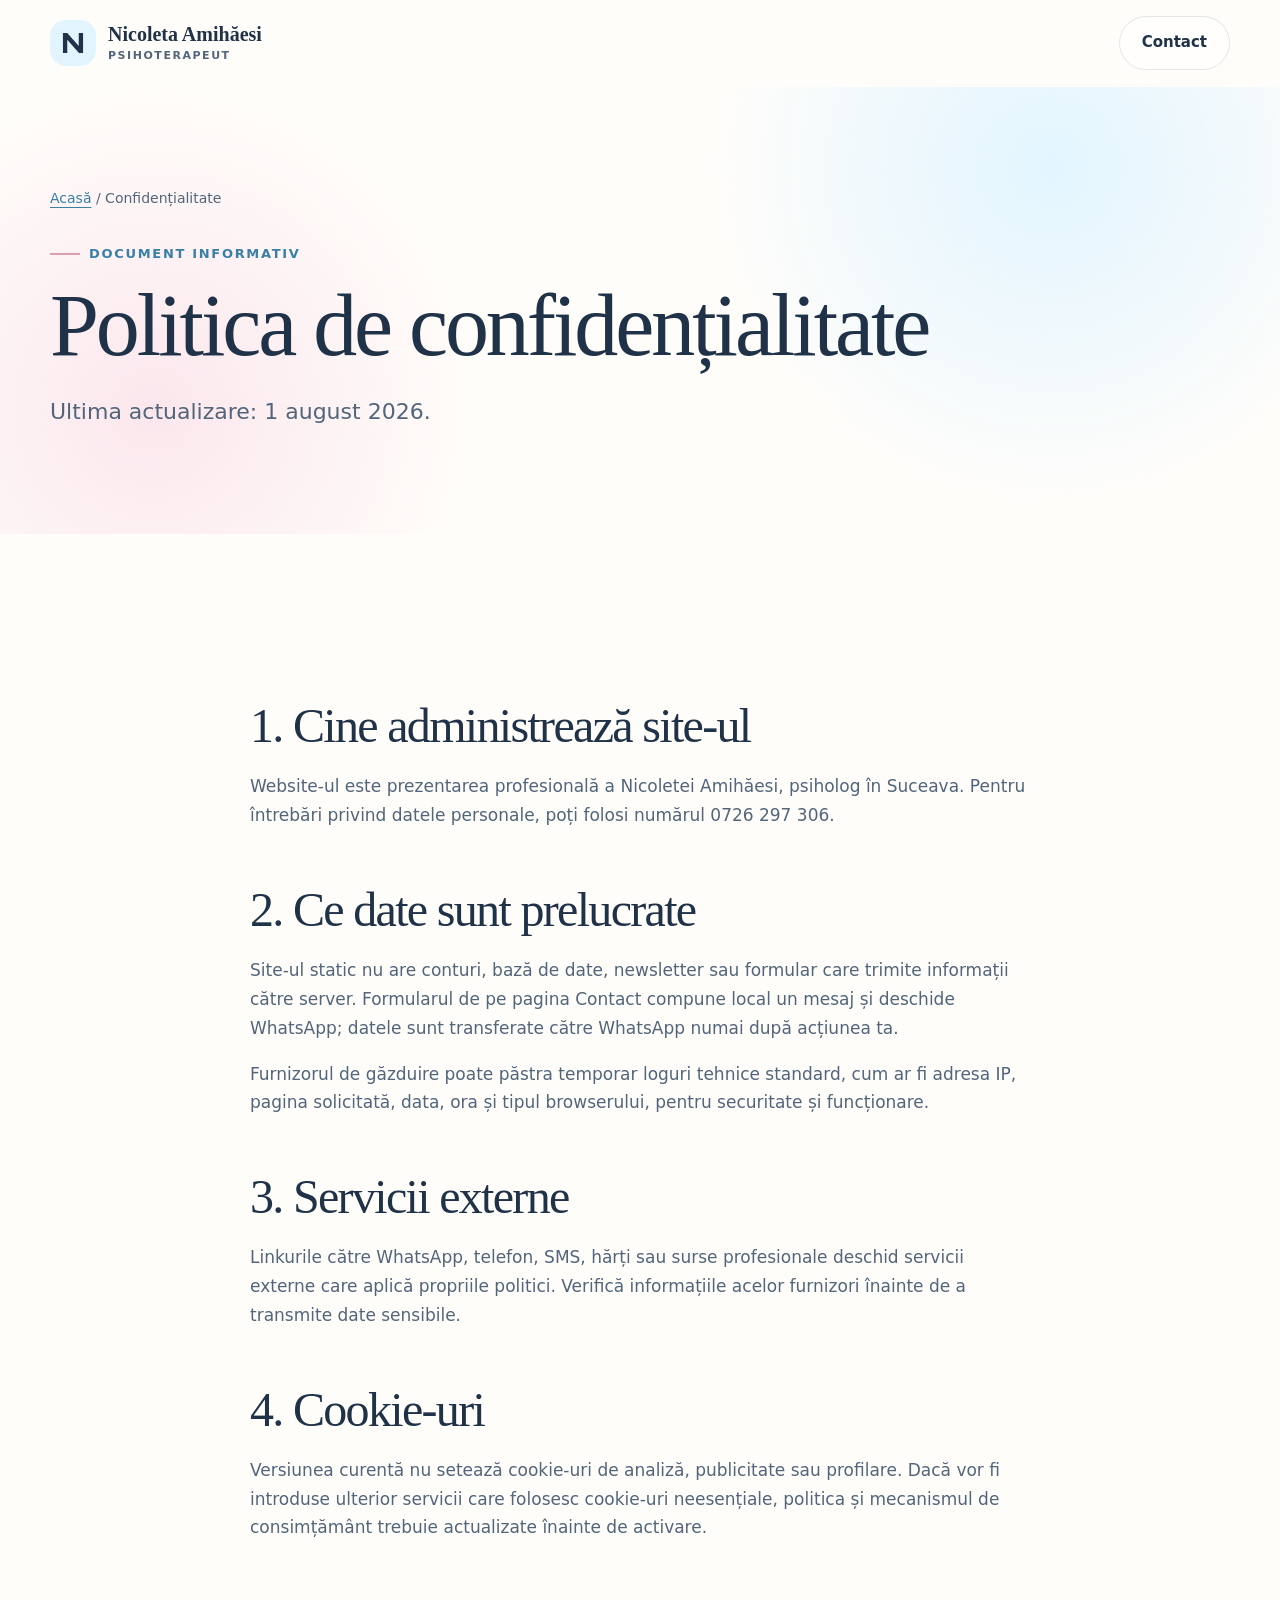
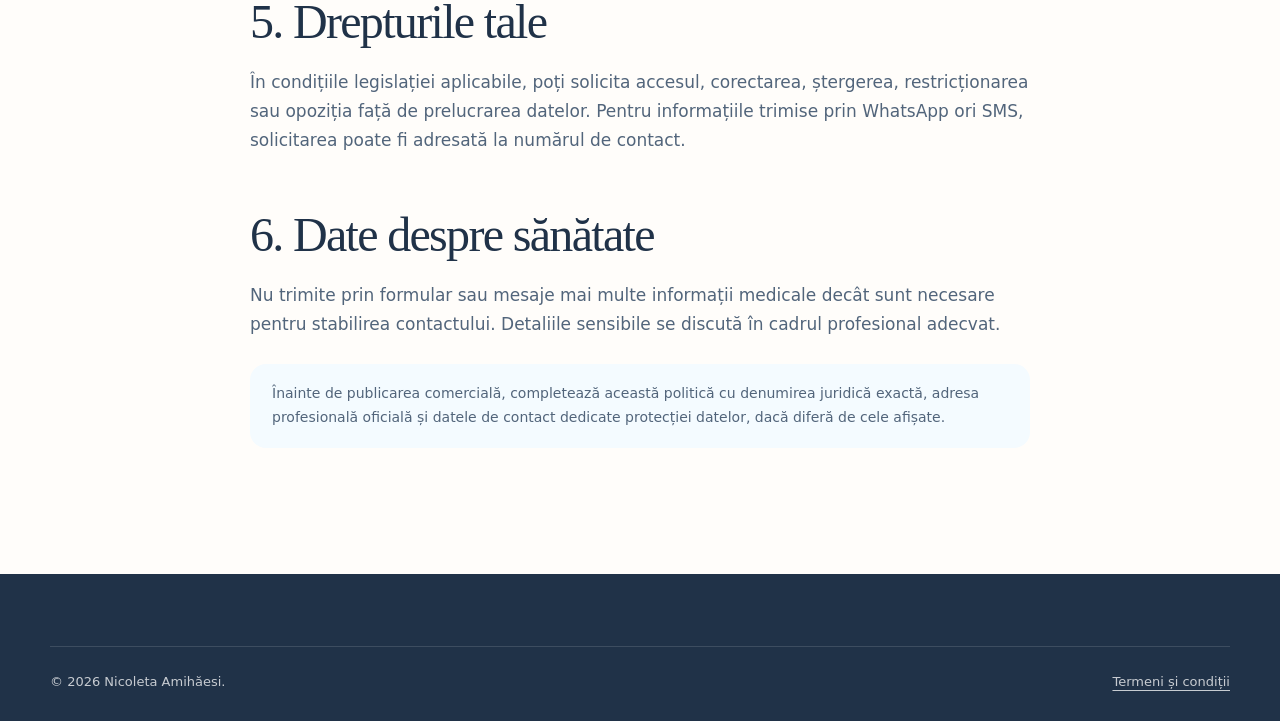
<file: NICO/confidentialitate.html>
<!doctype html>
<html lang="ro">
<head><meta charset="utf-8"><meta name="viewport" content="width=device-width, initial-scale=1"><title>Politica de Confidențialitate | Nicoleta Amihăesi</title><meta name="description" content="Informații despre confidențialitatea și prelucrarea datelor pe website-ul psihoterapeutnicoletaamihaesi.ro."><meta name="robots" content="index, follow"><link rel="canonical" href="https://psihoterapeutnicoletaamihaesi.ro/confidentialitate.html"><link rel="icon" href="assets/favicon.svg" type="image/svg+xml"><link rel="stylesheet" href="css/style.css?v=20260801-tarif-referinte"></head>
<body><a class="skip-link" href="#continut">Sari la conținut</a><header class="site-header"><div class="container nav-wrap"><a class="brand" href="/"><svg class="brand-mark" viewBox="0 0 64 64" aria-hidden="true"><rect width="64" height="64" rx="22" fill="#e2f5ff"/><path d="M18 46V18h6l16 18V18h6v28h-5.7L24 27.5V46z" fill="#203248"/></svg><span class="brand-copy"><strong>Nicoleta Amihăesi</strong><small>Psihoterapeut</small></span></a><a class="button button-outline" href="contact.html">Contact</a></div></header><main id="continut"><section class="page-hero"><div class="container"><p class="breadcrumb"><a href="/">Acasă</a> / Confidențialitate</p><p class="eyebrow">Document informativ</p><h1>Politica de confidențialitate</h1><p class="lead">Ultima actualizare: 1 august 2026.</p></div></section><section class="section"><div class="container prose"><h2>1. Cine administrează site-ul</h2><p>Website-ul este prezentarea profesională a Nicoletei Amihăesi, psiholog în Suceava. Pentru întrebări privind datele personale, poți folosi numărul 0726 297 306.</p><h2>2. Ce date sunt prelucrate</h2><p>Site-ul static nu are conturi, bază de date, newsletter sau formular care trimite informații către server. Formularul de pe pagina Contact compune local un mesaj și deschide WhatsApp; datele sunt transferate către WhatsApp numai după acțiunea ta.</p><p>Furnizorul de găzduire poate păstra temporar loguri tehnice standard, cum ar fi adresa IP, pagina solicitată, data, ora și tipul browserului, pentru securitate și funcționare.</p><h2>3. Servicii externe</h2><p>Linkurile către WhatsApp, telefon, SMS, hărți sau surse profesionale deschid servicii externe care aplică propriile politici. Verifică informațiile acelor furnizori înainte de a transmite date sensibile.</p><h2>4. Cookie-uri</h2><p>Versiunea curentă nu setează cookie-uri de analiză, publicitate sau profilare. Dacă vor fi introduse ulterior servicii care folosesc cookie-uri neesențiale, politica și mecanismul de consimțământ trebuie actualizate înainte de activare.</p><h2>5. Drepturile tale</h2><p>În condițiile legislației aplicabile, poți solicita accesul, corectarea, ștergerea, restricționarea sau opoziția față de prelucrarea datelor. Pentru informațiile trimise prin WhatsApp ori SMS, solicitarea poate fi adresată la numărul de contact.</p><h2>6. Date despre sănătate</h2><p>Nu trimite prin formular sau mesaje mai multe informații medicale decât sunt necesare pentru stabilirea contactului. Detaliile sensibile se discută în cadrul profesional adecvat.</p><p class="notice">Înainte de publicarea comercială, completează această politică cu denumirea juridică exactă, adresa profesională oficială și datele de contact dedicate protecției datelor, dacă diferă de cele afișate.</p></div></section></main><footer class="site-footer"><div class="container footer-bottom"><span>© <span data-year>2026</span> Nicoleta Amihăesi.</span><span><a href="termeni.html">Termeni și condiții</a></span></div></footer><script src="js/app.js?v=20260801-contact-social" defer></script></body></html>
</file>
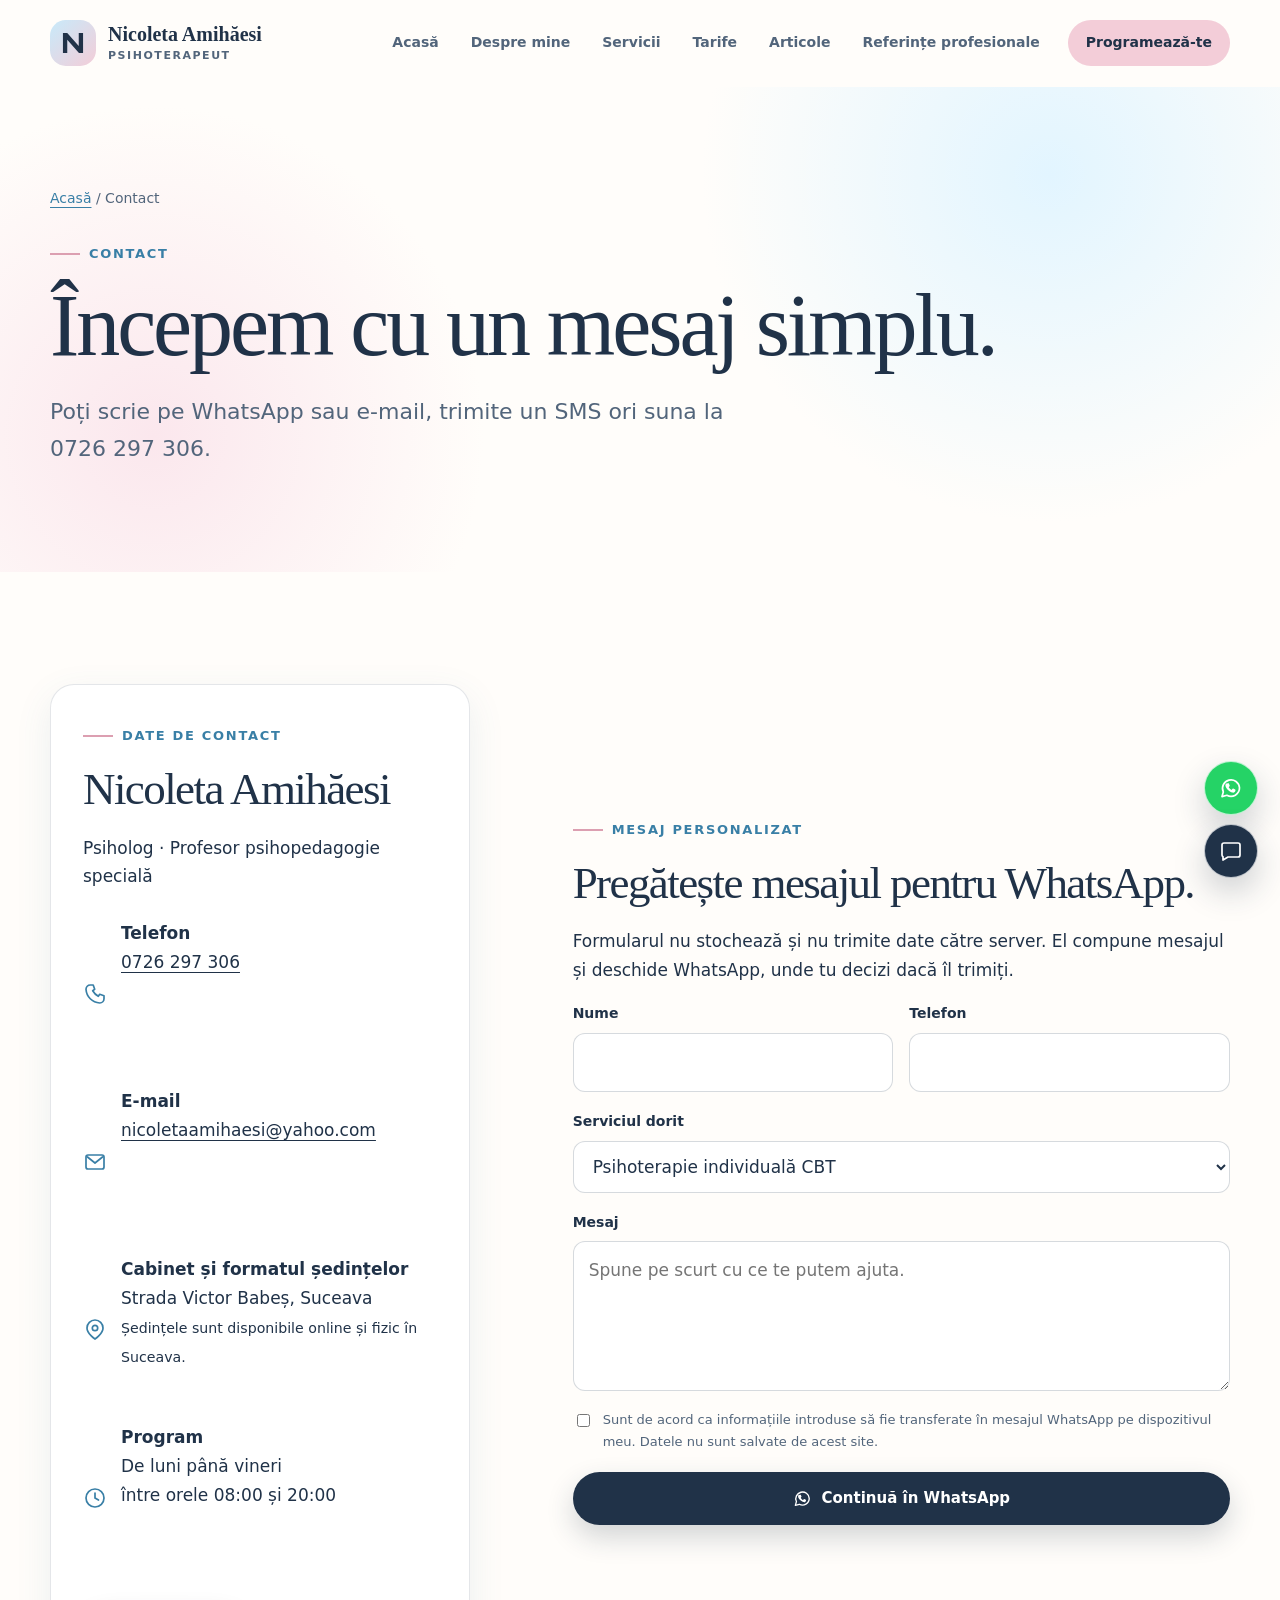
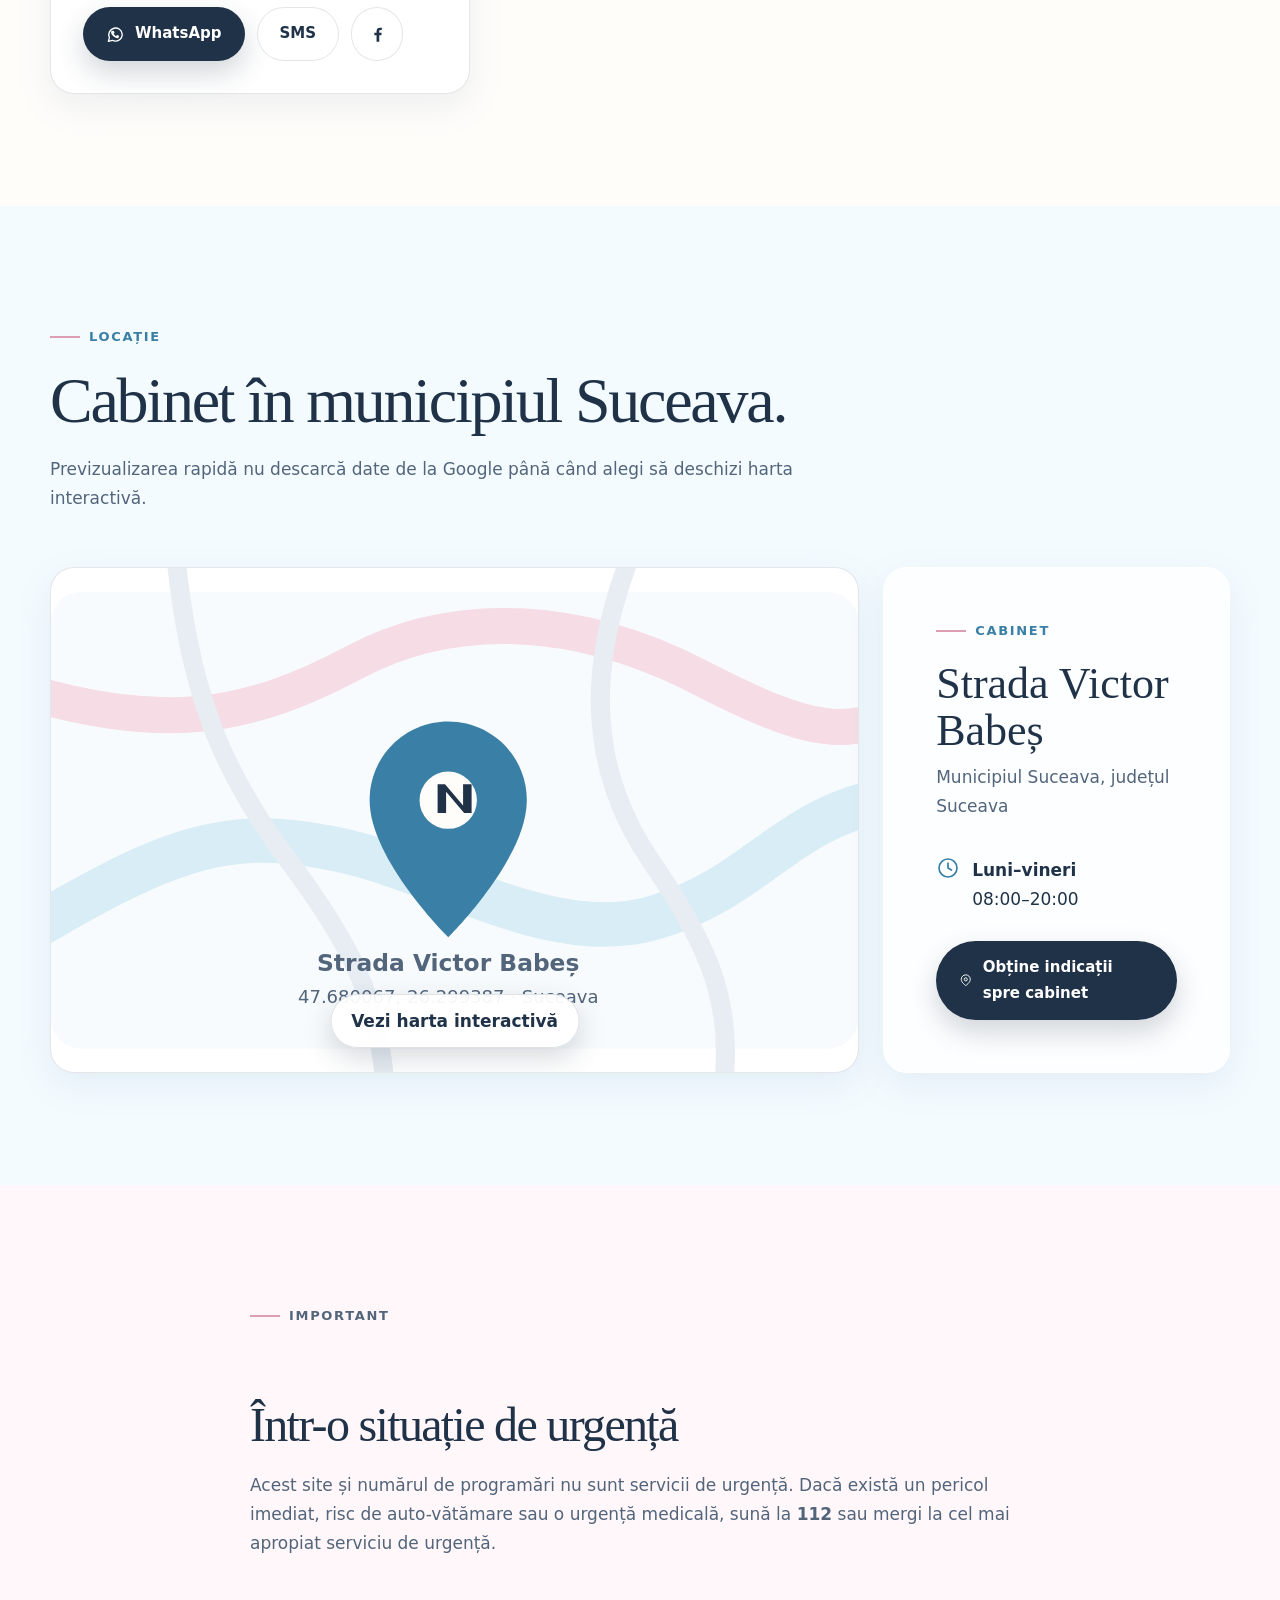
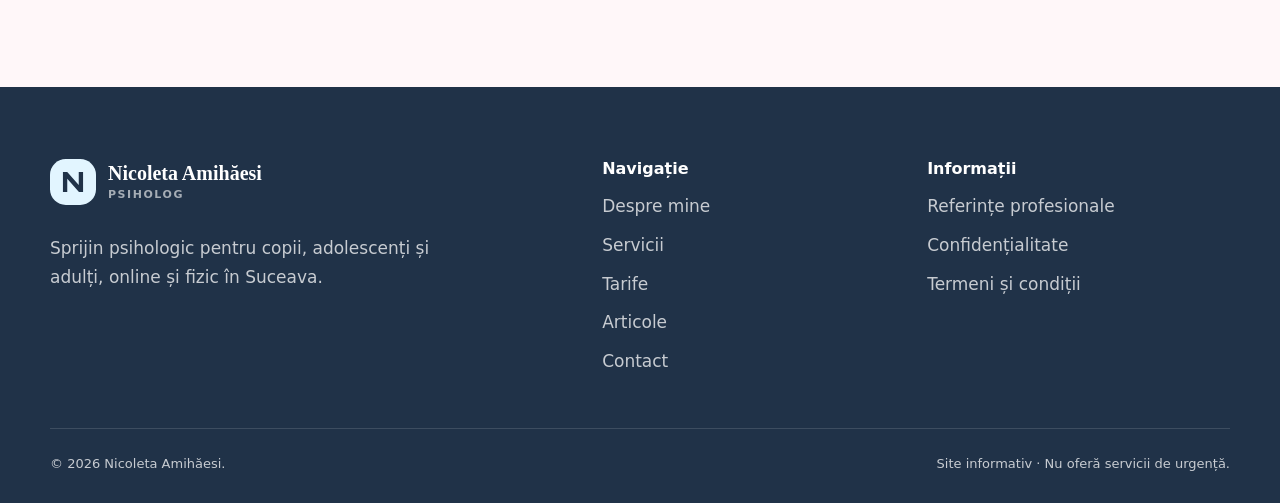
<file: NICO/contact.html>
<!doctype html>
<html lang="ro">
<head>
  <meta charset="utf-8">
  <meta name="viewport" content="width=device-width, initial-scale=1">
  <title>Contact și Programare | Psiholog Nicoleta Amihăesi Suceava</title>
  <meta name="description" content="Programări la cabinetul de pe Strada Victor Babeș, Suceava, de luni până vineri între 08:00 și 20:00. Telefon, WhatsApp, SMS sau e-mail.">
  <meta name="robots" content="index, follow">
  <link rel="canonical" href="https://psihoterapeutnicoletaamihaesi.ro/contact.html">
  <link rel="icon" href="assets/favicon.svg" type="image/svg+xml">
  <link rel="image_src" href="https://psihoterapeutnicoletaamihaesi.ro/assets/nicoleta-amihaesi-facebook-preview-1200x630-v2.jpg">
  <link rel="stylesheet" href="css/style.css?v=20260801-tarif-referinte">
  <meta property="og:type" content="website">
  <meta property="og:locale" content="ro_RO">
  <meta property="og:title" content="Contact Nicoleta Amihăesi">
  <meta property="og:description" content="Programări în Suceava, Strada Victor Babeș, de luni până vineri între 08:00 și 20:00.">
  <meta property="og:url" content="https://psihoterapeutnicoletaamihaesi.ro/contact.html">
  <meta property="og:image" content="https://psihoterapeutnicoletaamihaesi.ro/assets/nicoleta-amihaesi-facebook-preview-1200x630-v2.jpg">
  <meta property="og:image:secure_url" content="https://psihoterapeutnicoletaamihaesi.ro/assets/nicoleta-amihaesi-facebook-preview-1200x630-v2.jpg">
  <meta property="og:image:type" content="image/jpeg">
  <meta property="og:image:width" content="1200">
  <meta property="og:image:height" content="630">
  <meta property="og:image:alt" content="Nicoleta Amihăesi, portret profesional pentru psihoterapie în Suceava">
  <meta property="og:updated_time" content="2026-08-02T13:30:00+03:00">
  <meta name="twitter:card" content="summary_large_image">
  <meta name="twitter:image" content="https://psihoterapeutnicoletaamihaesi.ro/assets/nicoleta-amihaesi-facebook-preview-1200x630-v2.jpg">
  <meta name="twitter:image:alt" content="Nicoleta Amihăesi, portret profesional pentru psihoterapie în Suceava">
  <script type="application/ld+json">
  {
    "@context": "https://schema.org",
    "@graph": [
      {
        "@type": "ContactPage",
        "name": "Contact Nicoleta Amihăesi",
        "url": "https://psihoterapeutnicoletaamihaesi.ro/contact.html",
        "mainEntity": {
          "@type": "ProfessionalService",
          "@id": "https://psihoterapeutnicoletaamihaesi.ro/#cabinet",
          "name": "Cabinet psihologie Nicoleta Amihăesi",
          "url": "https://psihoterapeutnicoletaamihaesi.ro/",
          "telephone": "+40726297306",
          "email": "nicoletaamihaesi@yahoo.com",
          "sameAs": ["https://web.facebook.com/nicoleta.caciur"],
          "hasMap": "https://www.google.com/maps/search/?api=1&query=47.680067%2C26.299387",
          "address": {
            "@type": "PostalAddress",
            "streetAddress": "Strada Victor Babeș",
            "addressLocality": "Suceava",
            "addressRegion": "Suceava",
            "addressCountry": "RO"
          },
          "geo": {
            "@type": "GeoCoordinates",
            "latitude": 47.680067,
            "longitude": 26.299387
          },
          "openingHoursSpecification": {
            "@type": "OpeningHoursSpecification",
            "dayOfWeek": ["Monday", "Tuesday", "Wednesday", "Thursday", "Friday"],
            "opens": "08:00",
            "closes": "20:00"
          }
        }
      },
      {
        "@type": "BreadcrumbList",
        "itemListElement": [
          {"@type": "ListItem", "position": 1, "name": "Acasă", "item": "https://psihoterapeutnicoletaamihaesi.ro/"},
          {"@type": "ListItem", "position": 2, "name": "Contact", "item": "https://psihoterapeutnicoletaamihaesi.ro/contact.html"}
        ]
      }
    ]
  }
  </script>
</head>
<body>
  <a class="skip-link" href="#continut">Sari la conținut</a>
  <header class="site-header">
    <div class="container nav-wrap">
      <a class="brand" href="/" aria-label="Nicoleta Amihăesi — pagina de start"><svg class="brand-mark" viewBox="0 0 64 64" aria-hidden="true"><defs><linearGradient id="g" x1="0" y1="0" x2="1" y2="1"><stop stop-color="#c8eafa"/><stop offset="1" stop-color="#f3cdd8"/></linearGradient></defs><rect width="64" height="64" rx="22" fill="url(#g)"/><path d="M18 46V18h6l16 18V18h6v28h-5.7L24 27.5V46z" fill="#203248"/></svg><span class="brand-copy"><strong>Nicoleta Amihăesi</strong><small>Psihoterapeut</small></span></a>
      <button class="menu-toggle" type="button" aria-expanded="false" aria-controls="main-navigation" aria-label="Deschide meniul"><svg viewBox="0 0 24 24" aria-hidden="true"><path d="M4 7h16M4 12h16M4 17h16" fill="none" stroke="currentColor" stroke-width="1.8" stroke-linecap="round"/></svg></button>
      <nav class="main-nav" id="main-navigation" aria-label="Navigație principală"><a href="/">Acasă</a><a href="despre.html">Despre mine</a><a href="servicii.html">Servicii</a><a href="tarife.html">Tarife</a><a href="articole.html">Articole</a><a href="referinte.html">Referințe profesionale</a><a href="contact.html" class="nav-cta" aria-current="page">Programează-te</a></nav>
    </div>
  </header>
  <main id="continut">
    <section class="page-hero"><div class="container reveal"><p class="breadcrumb"><a href="/">Acasă</a> / Contact</p><p class="eyebrow">Contact</p><h1>Începem cu un mesaj simplu.</h1><p class="lead">Poți scrie pe WhatsApp sau e-mail, trimite un SMS ori suna la 0726 297 306.</p></div></section>
    <section class="section">
      <div class="container contact-grid">
        <div class="contact-card reveal">
          <p class="eyebrow">Date de contact</p>
          <h2 style="font-size:45px">Nicoleta Amihăesi</h2>
          <p>Psiholog · Profesor psihopedagogie specială</p>
          <ul class="contact-list">
            <li><svg aria-hidden="true"><use href="assets/icons.svg#phone"/></svg><span><strong>Telefon</strong><br><a href="tel:+40726297306">0726 297 306</a></span></li>
            <li><svg aria-hidden="true"><use href="assets/icons.svg?v=20260801-contact-social#email"/></svg><span><strong>E-mail</strong><br><a href="mailto:nicoletaamihaesi@yahoo.com">nicoletaamihaesi@yahoo.com</a></span></li>
            <li><svg aria-hidden="true"><use href="assets/icons.svg#pin"/></svg><span><strong>Cabinet și formatul ședințelor</strong><br>Strada Victor Babeș, Suceava<br><small>Ședințele sunt disponibile online și fizic în Suceava.</small></span></li>
            <li><svg aria-hidden="true"><use href="assets/icons.svg#clock"/></svg><span><strong>Program</strong><br>De luni până vineri<br>între orele 08:00 și 20:00</span></li>
          </ul>
          <div class="button-row"><a class="button button-primary" href="https://wa.me/40726297306?text=Bun%C4%83%20ziua%2C%20doamna%20Nicoleta%20Amih%C4%83esi!%20Doresc%20o%20programare." target="_blank" rel="noopener"><svg aria-hidden="true"><use href="assets/icons.svg#whatsapp"/></svg>WhatsApp</a><a class="button button-outline" href="sms:+40726297306?body=Bun%C4%83%20ziua!%20Doresc%20o%20programare.">SMS</a><a class="button button-outline button-icon" href="https://web.facebook.com/nicoleta.caciur" target="_blank" rel="me noopener noreferrer" aria-label="Deschide profilul Facebook Nicoleta Amihăesi"><svg aria-hidden="true"><use href="assets/icons.svg?v=20260801-contact-social#facebook"/></svg></a></div>
        </div>
        <div class="reveal">
          <p class="eyebrow">Mesaj personalizat</p>
          <h2 style="font-size:45px">Pregătește mesajul pentru WhatsApp.</h2>
          <p>Formularul nu stochează și nu trimite date către server. El compune mesajul și deschide WhatsApp, unde tu decizi dacă îl trimiți.</p>
          <form class="whatsapp-form" data-whatsapp-form>
            <div class="form-row"><div class="field"><label for="name">Nume</label><input id="name" name="name" autocomplete="name" required></div><div class="field"><label for="phone">Telefon</label><input id="phone" name="phone" type="tel" autocomplete="tel"></div></div>
            <div class="field"><label for="service">Serviciul dorit</label><select id="service" name="service"><option>Psihoterapie individuală CBT</option><option>Psihoterapie individuală DBT</option><option>Psihoterapie pentru copil</option><option>Psihoterapie pentru adolescent</option><option>Psihoterapie pentru adult</option><option>Psihoterapie de cuplu</option><option>Psihoterapie de familie</option><option>Evaluare psihologică</option><option>Consiliere psihologică</option><option>Terapie ocupațională</option><option>Nu știu încă</option></select></div>
            <div class="field"><label for="message">Mesaj</label><textarea id="message" name="message" placeholder="Spune pe scurt cu ce te putem ajuta."></textarea></div>
            <label class="consent"><input name="consent" type="checkbox" required><span>Sunt de acord ca informațiile introduse să fie transferate în mesajul WhatsApp pe dispozitivul meu. Datele nu sunt salvate de acest site.</span></label>
            <button class="button button-primary" type="submit"><svg aria-hidden="true"><use href="assets/icons.svg#whatsapp"/></svg>Continuă în WhatsApp</button>
            <p class="form-status" role="status" aria-live="polite"></p>
          </form>
        </div>
      </div>
    </section>
    <section class="section section-blue" aria-labelledby="location-title">
      <div class="container">
        <div class="section-heading reveal"><p class="eyebrow">Locație</p><h2 id="location-title">Cabinet în municipiul Suceava.</h2><p>Previzualizarea rapidă nu descarcă date de la Google până când alegi să deschizi harta interactivă.</p></div>
        <div class="location-layout">
          <div class="map-preview reveal" data-map-preview data-map-src="https://www.google.com/maps?q=47.680067%2C26.299387&amp;z=17&amp;output=embed">
            <svg class="map-preview-art" viewBox="0 0 760 430" role="img" aria-label="Previzualizare stilizată a locației cabinetului de pe Strada Victor Babeș din Suceava, la coordonatele 47.680067, 26.299387">
              <rect width="760" height="430" rx="28" fill="#f8fbfd"/>
              <path d="M-40 330C112 238 166 221 268 242s204 94 302 64 121-95 224-112" fill="none" stroke="#d9edf6" stroke-width="42"/>
              <path d="M-30 92C110 135 190 117 286 66s213-43 322 13 142 61 207 26" fill="none" stroke="#f6dce4" stroke-width="34"/>
              <path d="M118-30c13 129 45 202 105 282s86 132 92 218M548-40c-45 112-42 208 18 295s75 137 67 215" fill="none" stroke="#e7edf2" stroke-width="18"/>
              <g transform="translate(374 196)"><path d="M0-74c-41 0-74 33-74 74 0 56 74 129 74 129S74 56 74 0c0-41-33-74-74-74Z" fill="#397fa6"/><circle cy="0" r="27" fill="#fffdfa"/><path d="M-10 12V-15h7L14 5v-20h8v27h-7L-2-8v20Z" fill="#203248"/></g>
              <g fill="#52657b" font-family="system-ui, sans-serif" text-anchor="middle"><text x="374" y="357" font-size="22" font-weight="700">Strada Victor Babeș</text><text x="374" y="387" font-size="17">47.680067, 26.299387 · Suceava</text></g>
            </svg>
            <button class="map-load-button" type="button" data-map-load>Vezi harta interactivă</button>
          </div>
          <div class="location-card reveal">
            <p class="eyebrow">Cabinet</p>
            <h3>Strada Victor Babeș</h3>
            <p>Municipiul Suceava, județul Suceava</p>
            <div class="location-program"><svg aria-hidden="true"><use href="assets/icons.svg#clock"/></svg><span><strong>Luni–vineri</strong><br>08:00–20:00</span></div>
            <a class="button button-primary location-directions" href="https://www.google.com/maps/dir/?api=1&amp;destination=47.680067%2C26.299387" target="_blank" rel="noopener"><svg aria-hidden="true"><use href="assets/icons.svg#pin"/></svg>Obține indicații spre cabinet</a>
          </div>
        </div>
      </div>
    </section>
    <section class="section section-pink"><div class="container prose reveal"><p class="eyebrow">Important</p><h2>Într-o situație de urgență</h2><p>Acest site și numărul de programări nu sunt servicii de urgență. Dacă există un pericol imediat, risc de auto-vătămare sau o urgență medicală, sună la <strong>112</strong> sau mergi la cel mai apropiat serviciu de urgență.</p></div></section>
  </main>
  <div class="floating-contact" aria-label="Contact rapid"><a href="https://wa.me/40726297306?text=Bun%C4%83%20ziua!%20Doresc%20o%20programare." target="_blank" rel="noopener" aria-label="Scrie pe WhatsApp"><svg aria-hidden="true"><use href="assets/icons.svg#whatsapp"/></svg></a><a href="sms:+40726297306?body=Bun%C4%83%20ziua!%20Doresc%20o%20programare." aria-label="Trimite SMS"><svg aria-hidden="true"><use href="assets/icons.svg#message"/></svg></a></div>
  <footer class="site-footer"><div class="container footer-grid"><div><a class="brand" href="/"><svg class="brand-mark" viewBox="0 0 64 64" aria-hidden="true"><rect width="64" height="64" rx="22" fill="#e2f5ff"/><path d="M18 46V18h6l16 18V18h6v28h-5.7L24 27.5V46z" fill="#203248"/></svg><span class="brand-copy"><strong>Nicoleta Amihăesi</strong><small>Psiholog</small></span></a><p class="footer-intro">Sprijin psihologic pentru copii, adolescenți și adulți, online și fizic în Suceava.</p></div><div><h3>Navigație</h3><div class="footer-links"><a href="despre.html">Despre mine</a><a href="servicii.html">Servicii</a><a href="tarife.html">Tarife</a><a href="articole.html">Articole</a><a href="contact.html">Contact</a></div></div><div><h3>Informații</h3><div class="footer-links"><a href="referinte.html">Referințe profesionale</a><a href="confidentialitate.html">Confidențialitate</a><a href="termeni.html">Termeni și condiții</a></div></div></div><div class="container footer-bottom"><span>© <span data-year>2026</span> Nicoleta Amihăesi.</span><span>Site informativ · Nu oferă servicii de urgență.</span></div></footer>
  <script src="js/app.js?v=20260801-contact-social" defer></script>
</body>
</html>
</file>
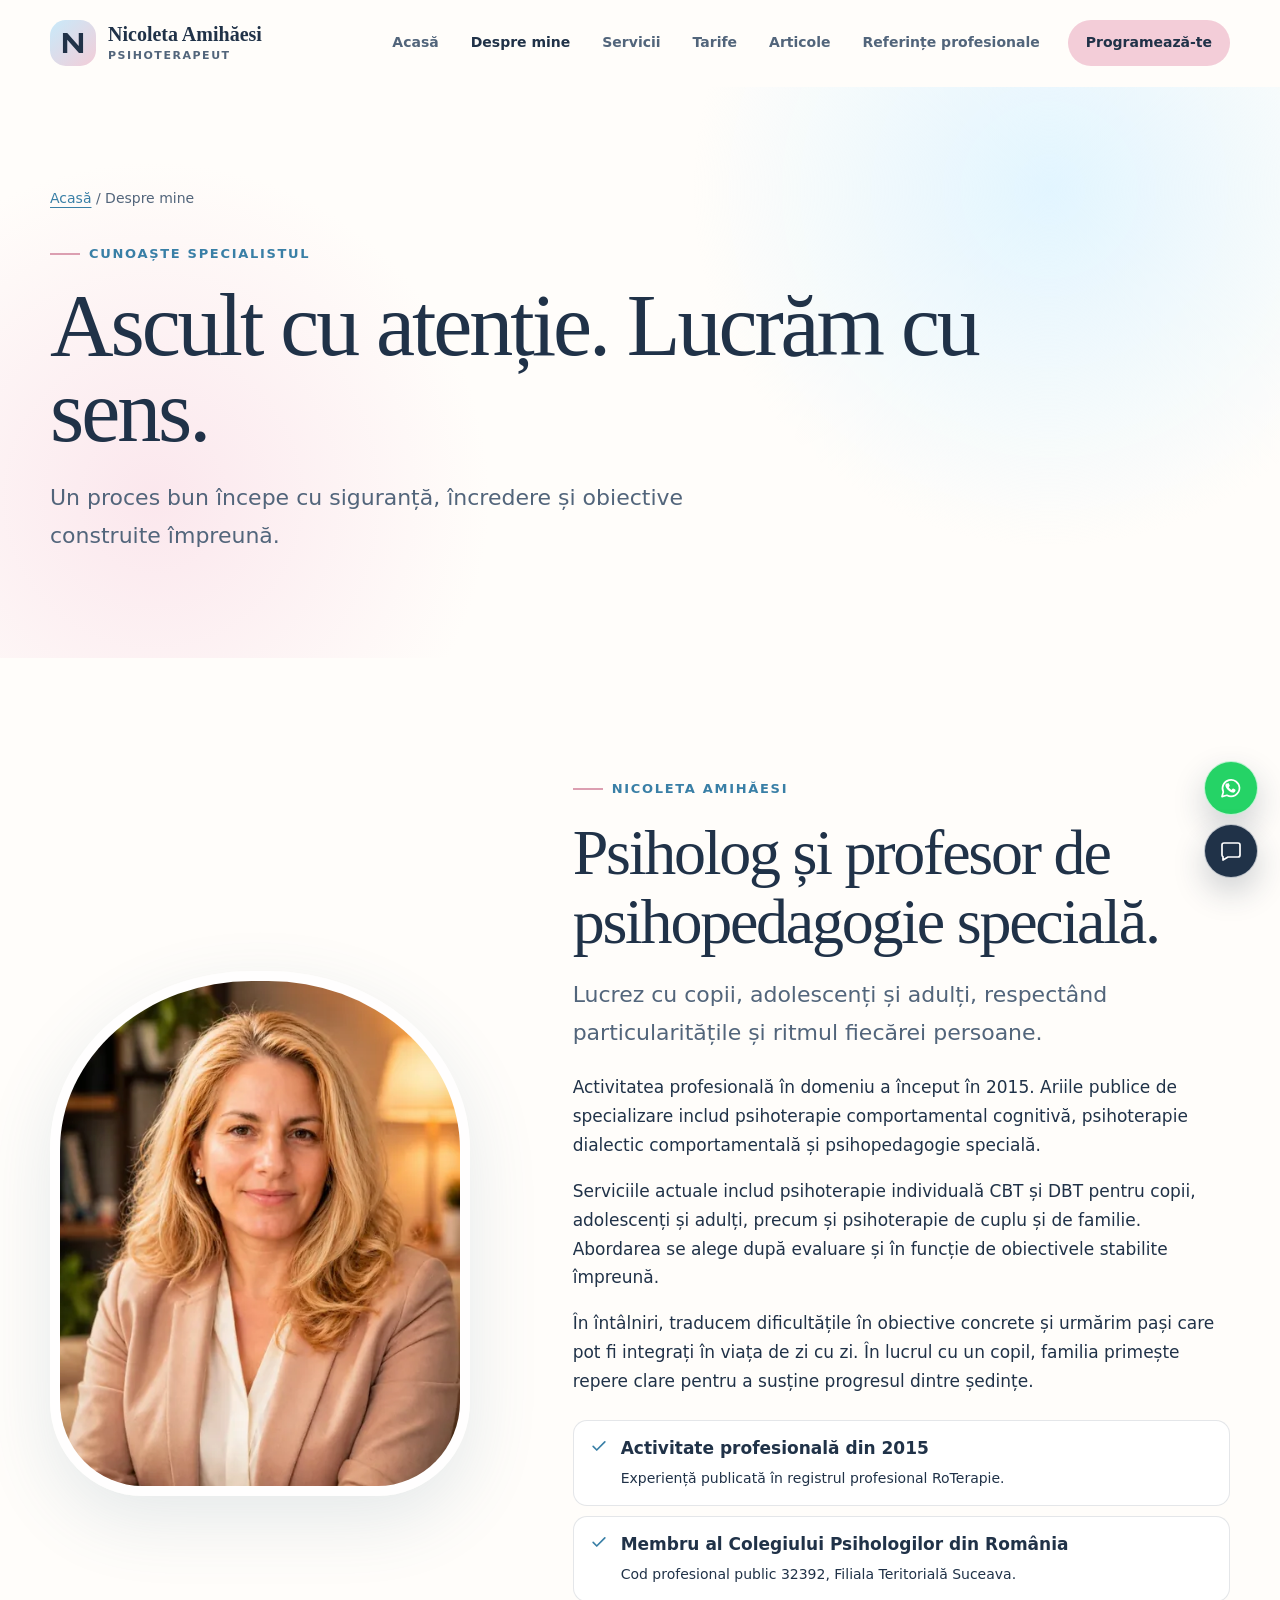
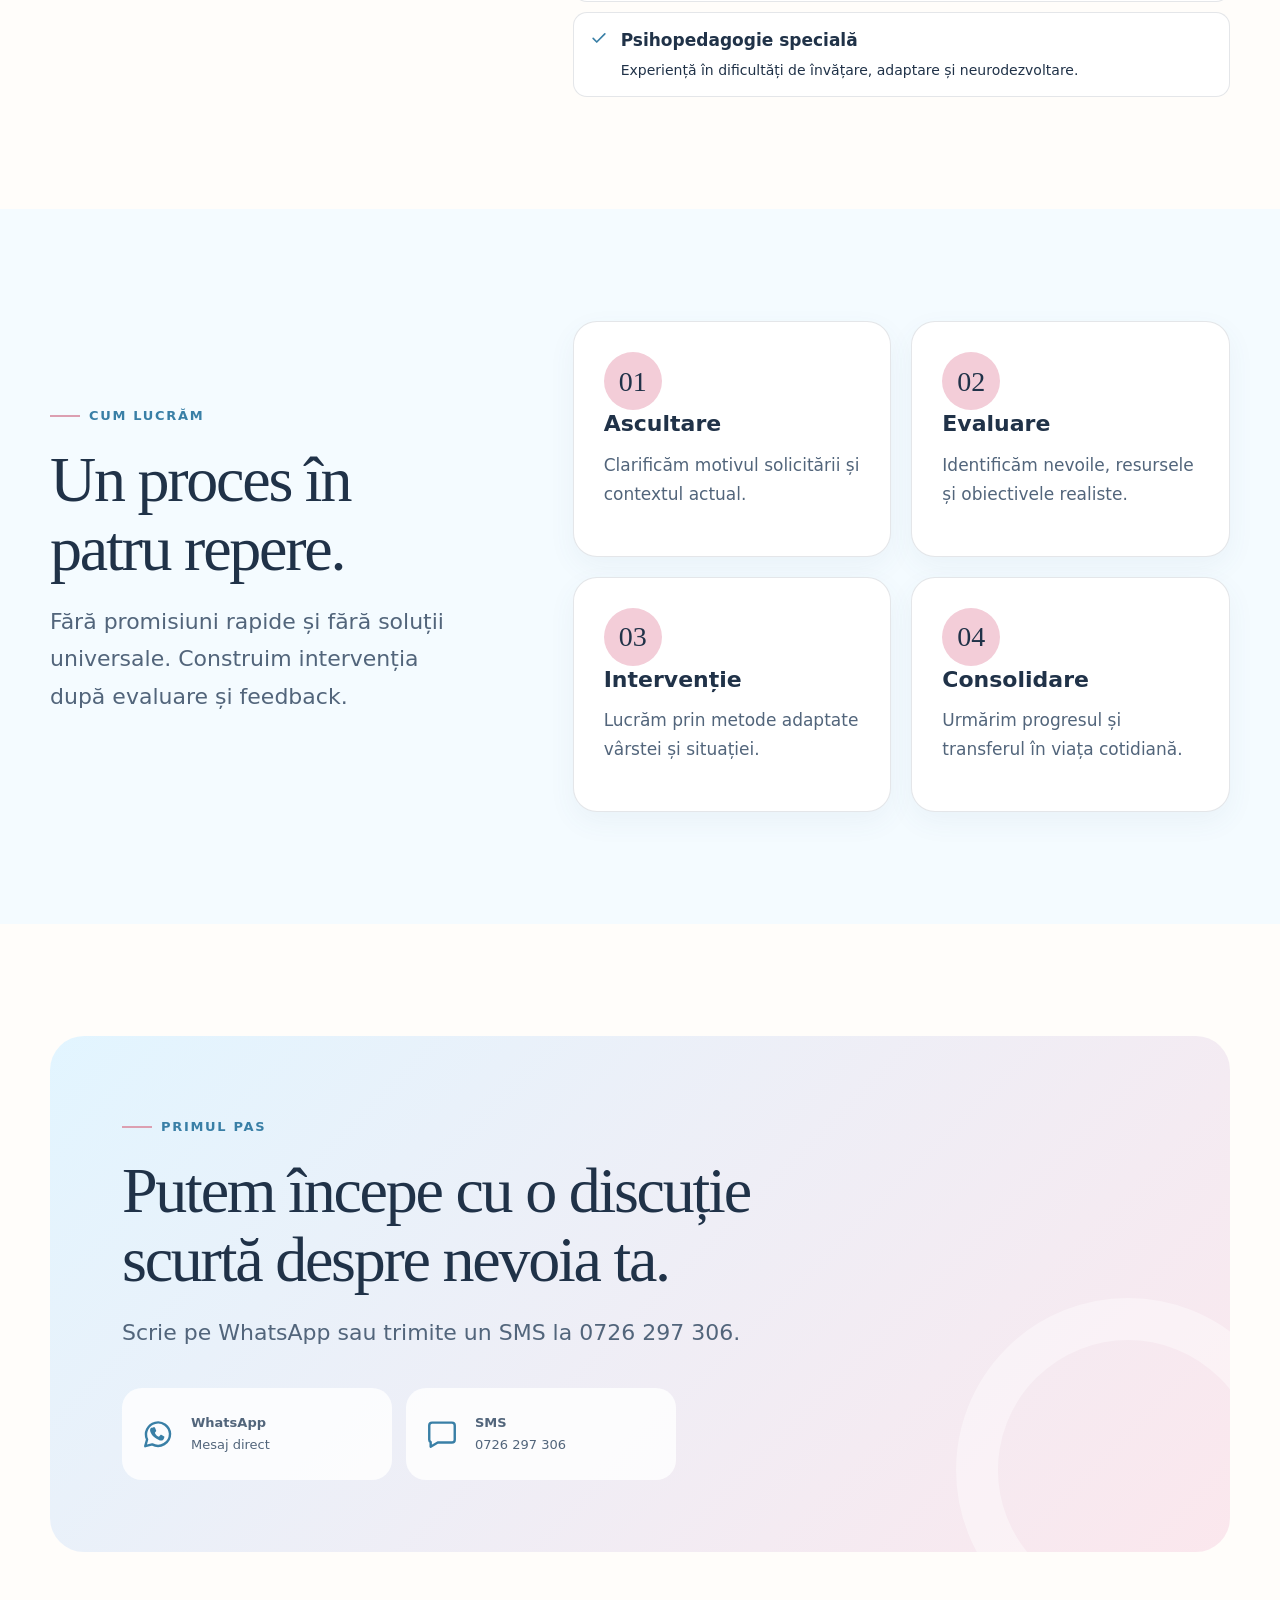
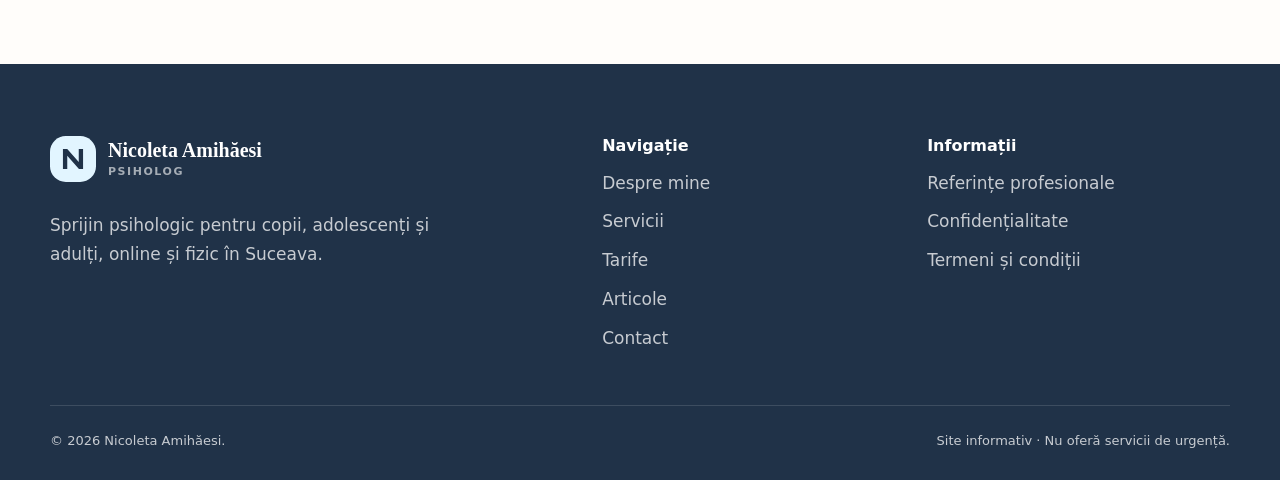
<file: NICO/despre.html>
<!doctype html>
<html lang="ro">
<head>
  <meta charset="utf-8">
  <meta name="viewport" content="width=device-width, initial-scale=1">
  <title>Despre Nicoleta Amihăesi | Psiholog Suceava</title>
  <meta name="description" content="Află despre experiența și abordarea Nicoletei Amihăesi: psiholog și profesor de psihopedagogie specială în Suceava, activă în domeniu din 2015.">
  <meta name="robots" content="index, follow, max-image-preview:large">
  <link rel="canonical" href="https://psihoterapeutnicoletaamihaesi.ro/despre.html">
  <link rel="icon" href="assets/favicon.svg" type="image/svg+xml">
  <link rel="image_src" href="https://psihoterapeutnicoletaamihaesi.ro/assets/nicoleta-amihaesi-facebook-preview-1200x630-v2.jpg">
  <link rel="stylesheet" href="css/style.css?v=20260801-tarif-referinte">
  <meta property="og:type" content="profile">
  <meta property="og:locale" content="ro_RO">
  <meta property="og:title" content="Despre Nicoleta Amihăesi">
  <meta property="og:description" content="Psiholog și profesor de psihopedagogie specială în Suceava.">
  <meta property="og:url" content="https://psihoterapeutnicoletaamihaesi.ro/despre.html">
  <meta property="og:image" content="https://psihoterapeutnicoletaamihaesi.ro/assets/nicoleta-amihaesi-facebook-preview-1200x630-v2.jpg">
  <meta property="og:image:secure_url" content="https://psihoterapeutnicoletaamihaesi.ro/assets/nicoleta-amihaesi-facebook-preview-1200x630-v2.jpg">
  <meta property="og:image:type" content="image/jpeg">
  <meta property="og:image:width" content="1200">
  <meta property="og:image:height" content="630">
  <meta property="og:image:alt" content="Nicoleta Amihăesi, portret profesional pentru psihoterapie în Suceava">
  <meta name="twitter:card" content="summary_large_image">
  <meta name="twitter:image" content="https://psihoterapeutnicoletaamihaesi.ro/assets/nicoleta-amihaesi-facebook-preview-1200x630-v2.jpg">
  <script type="application/ld+json">
  {"@context":"https://schema.org","@graph":[{"@type":"Person","@id":"https://psihoterapeutnicoletaamihaesi.ro/#nicoleta-amihaesi","name":"Nicoleta Amihăesi","alternateName":"Nicoleta Amihaesi","jobTitle":["Psiholog","Profesor psihopedagogie specială"],"telephone":"+40726297306","email":"nicoletaamihaesi@yahoo.com","image":"https://psihoterapeutnicoletaamihaesi.ro/assets/nicoleta-amihaesi-facebook-preview-1200x630-v2.jpg","sameAs":["https://bleu-medical.ro/servicii/psihologie-suceava","https://www.roterapie.eu/lista-specialisti/","https://www.radiotop.ro/subiect/nicoleta-amihaesi","https://web.facebook.com/nicoleta.caciur"]},{"@type":"BreadcrumbList","itemListElement":[{"@type":"ListItem","position":1,"name":"Acasă","item":"https://psihoterapeutnicoletaamihaesi.ro/"},{"@type":"ListItem","position":2,"name":"Despre mine","item":"https://psihoterapeutnicoletaamihaesi.ro/despre.html"}]}]}</script>
</head>
<body>
  <a class="skip-link" href="#continut">Sari la conținut</a>
  <header class="site-header">
    <div class="container nav-wrap">
      <a class="brand" href="/" aria-label="Nicoleta Amihăesi — pagina de start"><svg class="brand-mark" viewBox="0 0 64 64" aria-hidden="true"><defs><linearGradient id="g" x1="0" y1="0" x2="1" y2="1"><stop stop-color="#c8eafa"/><stop offset="1" stop-color="#f3cdd8"/></linearGradient></defs><rect width="64" height="64" rx="22" fill="url(#g)"/><path d="M18 46V18h6l16 18V18h6v28h-5.7L24 27.5V46z" fill="#203248"/></svg><span class="brand-copy"><strong>Nicoleta Amihăesi</strong><small>Psihoterapeut</small></span></a>
      <button class="menu-toggle" type="button" aria-expanded="false" aria-controls="main-navigation" aria-label="Deschide meniul"><svg viewBox="0 0 24 24" aria-hidden="true"><path d="M4 7h16M4 12h16M4 17h16" fill="none" stroke="currentColor" stroke-width="1.8" stroke-linecap="round"/></svg></button>
      <nav class="main-nav" id="main-navigation" aria-label="Navigație principală"><a href="/">Acasă</a><a href="despre.html" aria-current="page">Despre mine</a><a href="servicii.html">Servicii</a><a href="tarife.html">Tarife</a><a href="articole.html">Articole</a><a href="referinte.html">Referințe profesionale</a><a href="contact.html" class="nav-cta">Programează-te</a></nav>
    </div>
  </header>
  <main id="continut">
    <section class="page-hero">
      <div class="container reveal"><p class="breadcrumb"><a href="/">Acasă</a> / Despre mine</p><p class="eyebrow">Cunoaște specialistul</p><h1>Ascult cu atenție. Lucrăm cu sens.</h1><p class="lead">Un proces bun începe cu siguranță, încredere și obiective construite împreună.</p></div>
    </section>
    <section class="section">
      <div class="container about-grid">
        <div class="portrait-wrap reveal"><div class="portrait-frame"><picture><source type="image/webp" srcset="assets/nicoleta-amihaesi-portret-480.webp 480w, assets/nicoleta-amihaesi-portret-768.webp 768w, assets/nicoleta-amihaesi-portret-1086.webp 1086w" sizes="(max-width: 680px) 86vw, (max-width: 960px) 500px, 470px"><img src="assets/nicoleta-amihaesi-portret-768.jpg" srcset="assets/nicoleta-amihaesi-portret-480.jpg 480w, assets/nicoleta-amihaesi-portret-768.jpg 768w, assets/nicoleta-amihaesi-portret-1086.jpg 1086w" sizes="(max-width: 680px) 86vw, (max-width: 960px) 500px, 470px" width="1086" height="1448" alt="Portret profesional Nicoleta Amihăesi" loading="lazy" decoding="async"></picture></div></div>
        <div class="reveal">
          <p class="eyebrow">Nicoleta Amihăesi</p>
          <h2>Psiholog și profesor de psihopedagogie specială.</h2>
          <p class="lead">Lucrez cu copii, adolescenți și adulți, respectând particularitățile și ritmul fiecărei persoane.</p>
          <p>Activitatea profesională în domeniu a început în 2015. Ariile publice de specializare includ psihoterapie comportamental cognitivă, psihoterapie dialectic comportamentală și psihopedagogie specială.</p>
          <p>Serviciile actuale includ psihoterapie individuală CBT și DBT pentru copii, adolescenți și adulți, precum și psihoterapie de cuplu și de familie. Abordarea se alege după evaluare și în funcție de obiectivele stabilite împreună.</p>
          <p>În întâlniri, traducem dificultățile în obiective concrete și urmărim pași care pot fi integrați în viața de zi cu zi. În lucrul cu un copil, familia primește repere clare pentru a susține progresul dintre ședințe.</p>
          <div class="credentials">
            <div class="credential"><svg aria-hidden="true"><use href="assets/icons.svg#check"/></svg><div><strong>Activitate profesională din 2015</strong><br><span>Experiență publicată în registrul profesional RoTerapie.</span></div></div>
            <div class="credential"><svg aria-hidden="true"><use href="assets/icons.svg#check"/></svg><div><strong>Membru al Colegiului Psihologilor din România</strong><br><span>Cod profesional public 32392, Filiala Teritorială Suceava.</span></div></div>
            <div class="credential"><svg aria-hidden="true"><use href="assets/icons.svg#check"/></svg><div><strong>Psihopedagogie specială</strong><br><span>Experiență în dificultăți de învățare, adaptare și neurodezvoltare.</span></div></div>
          </div>
        </div>
      </div>
    </section>
    <section class="section section-blue">
      <div class="container intro-grid">
        <div class="reveal"><p class="eyebrow">Cum lucrăm</p><h2>Un proces în patru repere.</h2><p class="lead">Fără promisiuni rapide și fără soluții universale. Construim intervenția după evaluare și feedback.</p></div>
        <div class="cards" style="grid-template-columns:repeat(2,1fr)">
          <article class="service-card reveal"><div class="journey-number">01</div><h3>Ascultare</h3><p>Clarificăm motivul solicitării și contextul actual.</p></article>
          <article class="service-card reveal"><div class="journey-number">02</div><h3>Evaluare</h3><p>Identificăm nevoile, resursele și obiectivele realiste.</p></article>
          <article class="service-card reveal"><div class="journey-number">03</div><h3>Intervenție</h3><p>Lucrăm prin metode adaptate vârstei și situației.</p></article>
          <article class="service-card reveal"><div class="journey-number">04</div><h3>Consolidare</h3><p>Urmărim progresul și transferul în viața cotidiană.</p></article>
        </div>
      </div>
    </section>
    <section class="section">
      <div class="container contact-panel reveal"><p class="eyebrow">Primul pas</p><h2>Putem începe cu o discuție scurtă despre nevoia ta.</h2><p class="lead">Scrie pe WhatsApp sau trimite un SMS la 0726 297 306.</p><div class="contact-options"><a class="contact-choice" href="https://wa.me/40726297306?text=Bun%C4%83%20ziua%2C%20doamna%20Nicoleta%20Amih%C4%83esi!%20Doresc%20o%20programare." target="_blank" rel="noopener"><svg aria-hidden="true"><use href="assets/icons.svg#whatsapp"/></svg><span><strong>WhatsApp</strong><span>Mesaj direct</span></span></a><a class="contact-choice" href="sms:+40726297306?body=Bun%C4%83%20ziua!%20Doresc%20o%20programare."><svg aria-hidden="true"><use href="assets/icons.svg#message"/></svg><span><strong>SMS</strong><span>0726 297 306</span></span></a></div></div>
    </section>
  </main>
  <div class="floating-contact" aria-label="Contact rapid"><a href="https://wa.me/40726297306?text=Bun%C4%83%20ziua!%20Doresc%20o%20programare." target="_blank" rel="noopener" aria-label="Scrie pe WhatsApp"><svg aria-hidden="true"><use href="assets/icons.svg#whatsapp"/></svg></a><a href="sms:+40726297306?body=Bun%C4%83%20ziua!%20Doresc%20o%20programare." aria-label="Trimite SMS"><svg aria-hidden="true"><use href="assets/icons.svg#message"/></svg></a></div>
  <footer class="site-footer"><div class="container footer-grid"><div><a class="brand" href="/"><svg class="brand-mark" viewBox="0 0 64 64" aria-hidden="true"><rect width="64" height="64" rx="22" fill="#e2f5ff"/><path d="M18 46V18h6l16 18V18h6v28h-5.7L24 27.5V46z" fill="#203248"/></svg><span class="brand-copy"><strong>Nicoleta Amihăesi</strong><small>Psiholog</small></span></a><p class="footer-intro">Sprijin psihologic pentru copii, adolescenți și adulți, online și fizic în Suceava.</p></div><div><h3>Navigație</h3><div class="footer-links"><a href="despre.html">Despre mine</a><a href="servicii.html">Servicii</a><a href="tarife.html">Tarife</a><a href="articole.html">Articole</a><a href="contact.html">Contact</a></div></div><div><h3>Informații</h3><div class="footer-links"><a href="referinte.html">Referințe profesionale</a><a href="confidentialitate.html">Confidențialitate</a><a href="termeni.html">Termeni și condiții</a></div></div></div><div class="container footer-bottom"><span>© <span data-year>2026</span> Nicoleta Amihăesi.</span><span>Site informativ · Nu oferă servicii de urgență.</span></div></footer>
  <script src="js/app.js?v=20260801-contact-social" defer></script>
</body>
</html>
</file>
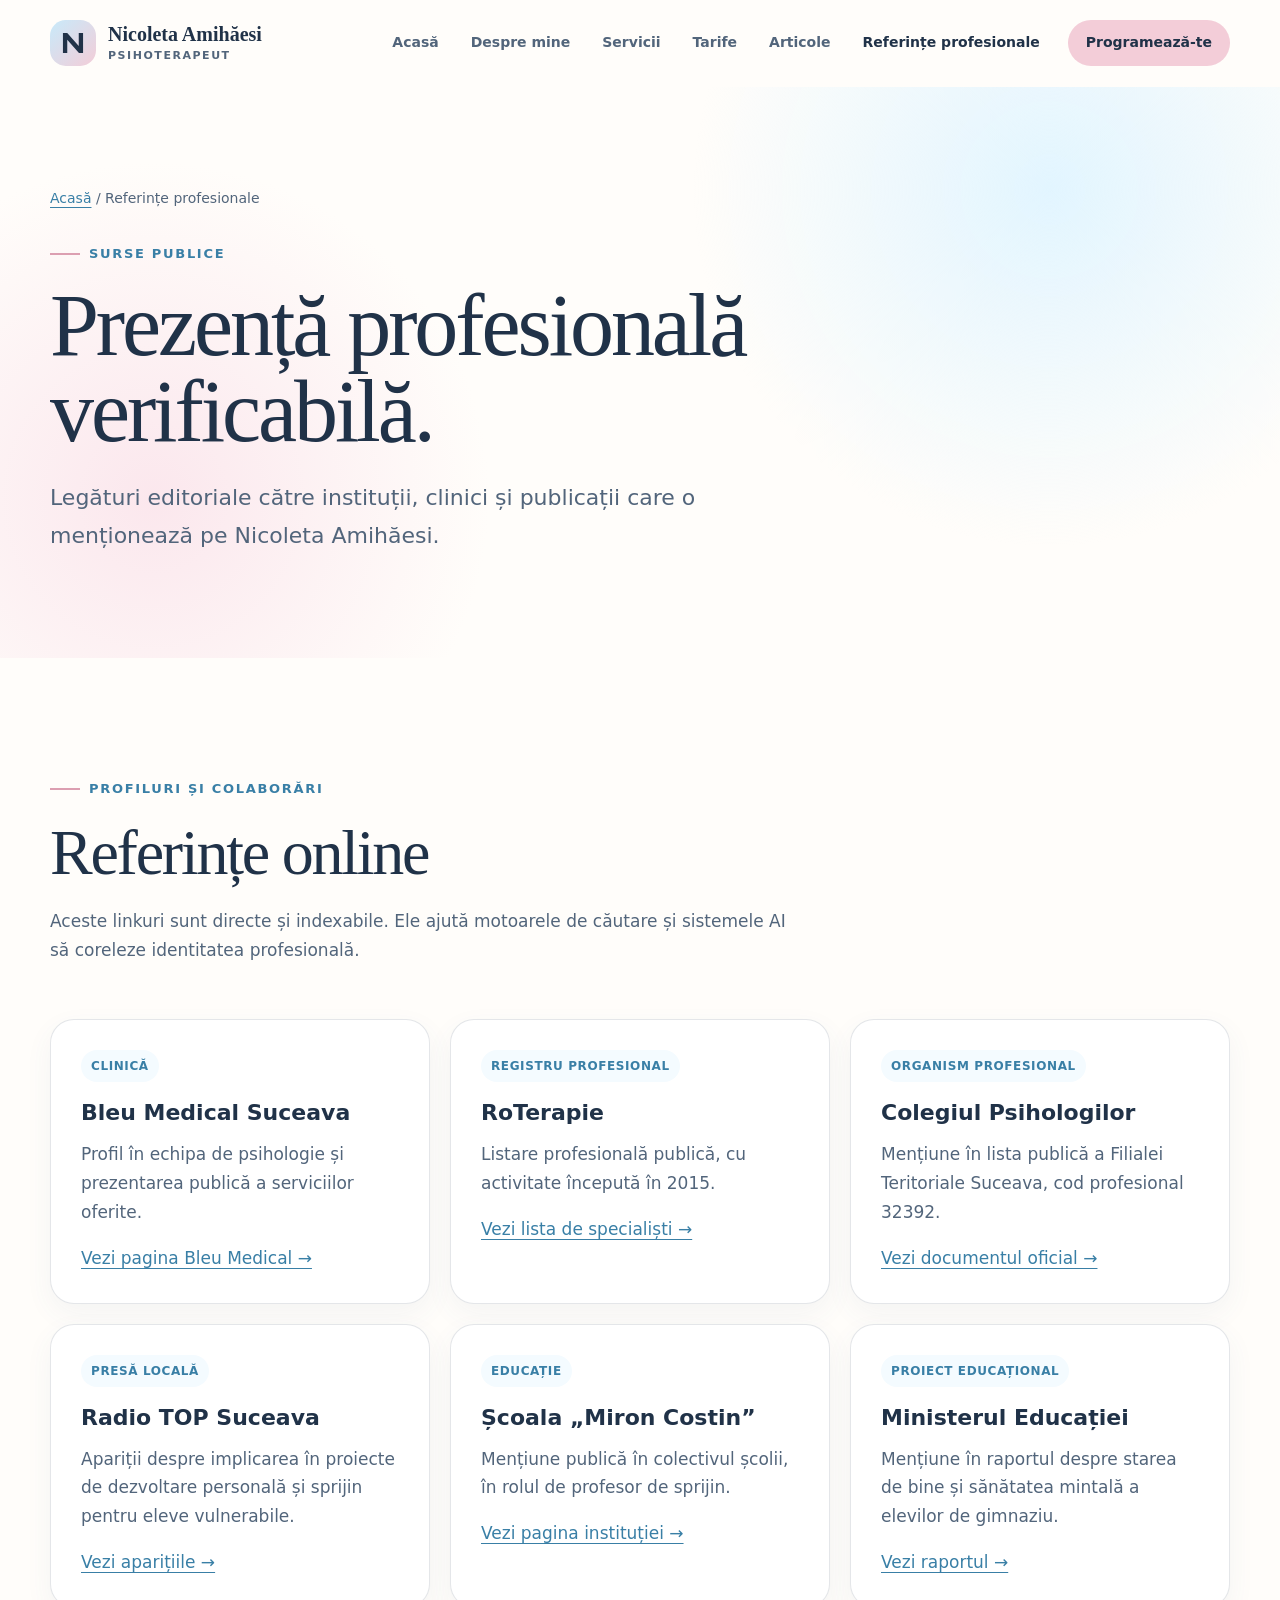
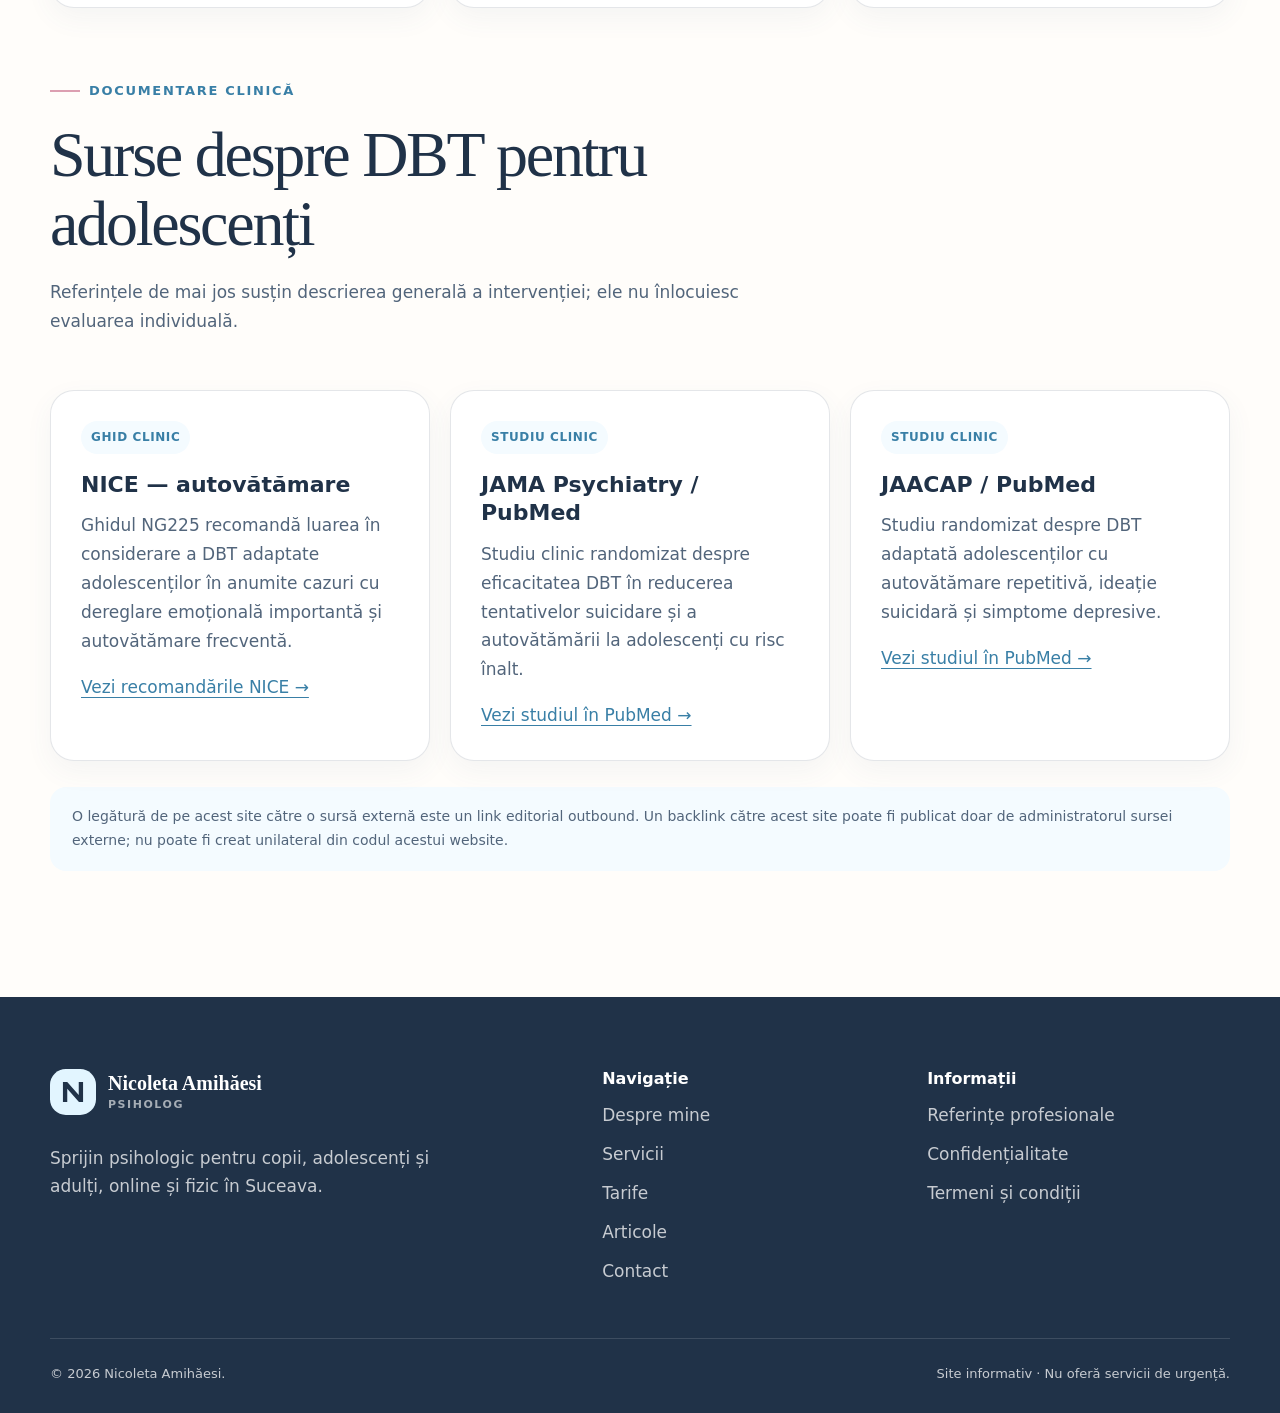
<file: NICO/referinte.html>
<!doctype html>
<html lang="ro">
<head>
  <meta charset="utf-8"><meta name="viewport" content="width=device-width, initial-scale=1">
  <title>Referințe Profesionale | Nicoleta Amihăesi</title>
  <meta name="description" content="Profiluri, apariții și surse profesionale publice care o menționează pe Nicoleta Amihăesi, psiholog în Suceava.">
  <meta name="robots" content="index, follow"><link rel="canonical" href="https://psihoterapeutnicoletaamihaesi.ro/referinte.html"><link rel="icon" href="assets/favicon.svg" type="image/svg+xml"><link rel="image_src" href="https://psihoterapeutnicoletaamihaesi.ro/assets/nicoleta-amihaesi-facebook-preview-1200x630-v2.jpg"><link rel="stylesheet" href="css/style.css?v=20260801-tarif-referinte">
  <meta property="og:type" content="website"><meta property="og:locale" content="ro_RO"><meta property="og:title" content="Referințe profesionale — Nicoleta Amihăesi"><meta property="og:url" content="https://psihoterapeutnicoletaamihaesi.ro/referinte.html"><meta property="og:image" content="https://psihoterapeutnicoletaamihaesi.ro/assets/nicoleta-amihaesi-facebook-preview-1200x630-v2.jpg"><meta property="og:image:secure_url" content="https://psihoterapeutnicoletaamihaesi.ro/assets/nicoleta-amihaesi-facebook-preview-1200x630-v2.jpg"><meta property="og:image:type" content="image/jpeg"><meta property="og:image:width" content="1200"><meta property="og:image:height" content="630"><meta property="og:image:alt" content="Nicoleta Amihăesi, portret profesional pentru psihoterapie în Suceava"><meta name="twitter:card" content="summary_large_image"><meta name="twitter:image" content="https://psihoterapeutnicoletaamihaesi.ro/assets/nicoleta-amihaesi-facebook-preview-1200x630-v2.jpg">
  <script type="application/ld+json">{"@context":"https://schema.org","@graph":[{"@type":"ProfilePage","@id":"https://psihoterapeutnicoletaamihaesi.ro/referinte.html#profile-page","name":"Referințe profesionale Nicoleta Amihăesi","url":"https://psihoterapeutnicoletaamihaesi.ro/referinte.html","dateModified":"2026-08-02T13:30:00+03:00","mainEntity":{"@type":"Person","@id":"https://psihoterapeutnicoletaamihaesi.ro/#nicoleta-amihaesi","name":"Nicoleta Amihăesi","alternateName":"Nicoleta Amihaesi","jobTitle":["Psiholog","Profesor de psihopedagogie specială"],"url":"https://psihoterapeutnicoletaamihaesi.ro/","image":"https://psihoterapeutnicoletaamihaesi.ro/assets/nicoleta-amihaesi-facebook-preview-1200x630-v2.jpg","telephone":"+40726297306","email":"nicoletaamihaesi@yahoo.com","sameAs":["https://bleu-medical.ro/servicii/psihologie-suceava","https://www.roterapie.eu/lista-specialisti/","https://www.radiotop.ro/subiect/nicoleta-amihaesi","https://web.facebook.com/nicoleta.caciur"]},"inLanguage":"ro-RO"},{"@type":"BreadcrumbList","@id":"https://psihoterapeutnicoletaamihaesi.ro/referinte.html#breadcrumb","itemListElement":[{"@type":"ListItem","position":1,"name":"Acasă","item":"https://psihoterapeutnicoletaamihaesi.ro/"},{"@type":"ListItem","position":2,"name":"Referințe profesionale","item":"https://psihoterapeutnicoletaamihaesi.ro/referinte.html"}]}]}</script>
</head>
<body>
  <a class="skip-link" href="#continut">Sari la conținut</a>
  <header class="site-header"><div class="container nav-wrap"><a class="brand" href="/" aria-label="Nicoleta Amihăesi — pagina de start"><svg class="brand-mark" viewBox="0 0 64 64" aria-hidden="true"><defs><linearGradient id="g" x1="0" y1="0" x2="1" y2="1"><stop stop-color="#c8eafa"/><stop offset="1" stop-color="#f3cdd8"/></linearGradient></defs><rect width="64" height="64" rx="22" fill="url(#g)"/><path d="M18 46V18h6l16 18V18h6v28h-5.7L24 27.5V46z" fill="#203248"/></svg><span class="brand-copy"><strong>Nicoleta Amihăesi</strong><small>Psihoterapeut</small></span></a><button class="menu-toggle" type="button" aria-expanded="false" aria-controls="main-navigation" aria-label="Deschide meniul"><svg viewBox="0 0 24 24" aria-hidden="true"><path d="M4 7h16M4 12h16M4 17h16" fill="none" stroke="currentColor" stroke-width="1.8" stroke-linecap="round"/></svg></button><nav class="main-nav" id="main-navigation" aria-label="Navigație principală"><a href="/">Acasă</a><a href="despre.html">Despre mine</a><a href="servicii.html">Servicii</a><a href="tarife.html">Tarife</a><a href="articole.html">Articole</a><a href="referinte.html" aria-current="page">Referințe profesionale</a><a href="contact.html" class="nav-cta">Programează-te</a></nav></div></header>
  <main id="continut">
    <section class="page-hero"><div class="container reveal"><p class="breadcrumb"><a href="/">Acasă</a> / Referințe profesionale</p><p class="eyebrow">Surse publice</p><h1>Prezență profesională verificabilă.</h1><p class="lead">Legături editoriale către instituții, clinici și publicații care o menționează pe Nicoleta Amihăesi.</p></div></section>
    <section class="section"><div class="container"><div class="section-heading reveal"><p class="eyebrow">Profiluri și colaborări</p><h2>Referințe online</h2><p>Aceste linkuri sunt directe și indexabile. Ele ajută motoarele de căutare și sistemele AI să coreleze identitatea profesională.</p></div><div class="references-grid">
      <article class="reference-card reveal"><span class="article-tag">Clinică</span><h3>Bleu Medical Suceava</h3><p>Profil în echipa de psihologie și prezentarea publică a serviciilor oferite.</p><a href="https://bleu-medical.ro/servicii/psihologie-suceava" target="_blank" rel="external noopener">Vezi pagina Bleu Medical →</a></article>
      <article class="reference-card reveal"><span class="article-tag">Registru profesional</span><h3>RoTerapie</h3><p>Listare profesională publică, cu activitate începută în 2015.</p><a href="https://www.roterapie.eu/lista-specialisti/" target="_blank" rel="external noopener">Vezi lista de specialiști →</a></article>
      <article class="reference-card reveal"><span class="article-tag">Organism profesional</span><h3>Colegiul Psihologilor</h3><p>Mențiune în lista publică a Filialei Teritoriale Suceava, cod profesional 32392.</p><a href="https://copsi.ro/images/1._Suceava_-_Anexa_1a.pdf" target="_blank" rel="external noopener">Vezi documentul oficial →</a></article>
      <article class="reference-card reveal"><span class="article-tag">Presă locală</span><h3>Radio TOP Suceava</h3><p>Apariții despre implicarea în proiecte de dezvoltare personală și sprijin pentru eleve vulnerabile.</p><a href="https://www.radiotop.ro/subiect/nicoleta-amihaesi" target="_blank" rel="external noopener">Vezi aparițiile →</a></article>
      <article class="reference-card reveal"><span class="article-tag">Educație</span><h3>Școala „Miron Costin”</h3><p>Mențiune publică în colectivul școlii, în rolul de profesor de sprijin.</p><a href="https://scoalamironcostinsuceava.ro/despre-noi/profesori/" target="_blank" rel="external noopener">Vezi pagina instituției →</a></article>
      <article class="reference-card reveal"><span class="article-tag">Proiect educațional</span><h3>Ministerul Educației</h3><p>Mențiune în raportul despre starea de bine și sănătatea mintală a elevilor de gimnaziu.</p><a href="https://edu.ro/sites/default/files/_fi%C8%99iere/Minister/2025/div/RAPORT_Analiza_starii_de_bine_sanatatii_mintale_copii_gimnaziu_RO.pdf" target="_blank" rel="external noopener">Vezi raportul →</a></article>
    </div><div class="section-heading reveal" id="surse-dbt" style="margin-top:64px"><p class="eyebrow">Documentare clinică</p><h2>Surse despre DBT pentru adolescenți</h2><p>Referințele de mai jos susțin descrierea generală a intervenției; ele nu înlocuiesc evaluarea individuală.</p></div><div class="references-grid">
      <article class="reference-card reveal"><span class="article-tag">Ghid clinic</span><h3>NICE — autovătămare</h3><p>Ghidul NG225 recomandă luarea în considerare a DBT adaptate adolescenților în anumite cazuri cu dereglare emoțională importantă și autovătămare frecventă.</p><a href="https://www.nice.org.uk/guidance/ng225/chapter/Recommendations" target="_blank" rel="external noopener">Vezi recomandările NICE →</a></article>
      <article class="reference-card reveal"><span class="article-tag">Studiu clinic</span><h3>JAMA Psychiatry / PubMed</h3><p>Studiu clinic randomizat despre eficacitatea DBT în reducerea tentativelor suicidare și a autovătămării la adolescenți cu risc înalt.</p><a href="https://pubmed.ncbi.nlm.nih.gov/29926087/" target="_blank" rel="external noopener">Vezi studiul în PubMed →</a></article>
      <article class="reference-card reveal"><span class="article-tag">Studiu clinic</span><h3>JAACAP / PubMed</h3><p>Studiu randomizat despre DBT adaptată adolescenților cu autovătămare repetitivă, ideație suicidară și simptome depresive.</p><a href="https://pubmed.ncbi.nlm.nih.gov/25245352/" target="_blank" rel="external noopener">Vezi studiul în PubMed →</a></article>
    </div><p class="notice">O legătură de pe acest site către o sursă externă este un link editorial outbound. Un backlink către acest site poate fi publicat doar de administratorul sursei externe; nu poate fi creat unilateral din codul acestui website.</p></div></section>
  </main>
  <footer class="site-footer"><div class="container footer-grid"><div><a class="brand" href="/"><svg class="brand-mark" viewBox="0 0 64 64" aria-hidden="true"><rect width="64" height="64" rx="22" fill="#e2f5ff"/><path d="M18 46V18h6l16 18V18h6v28h-5.7L24 27.5V46z" fill="#203248"/></svg><span class="brand-copy"><strong>Nicoleta Amihăesi</strong><small>Psiholog</small></span></a><p class="footer-intro">Sprijin psihologic pentru copii, adolescenți și adulți, online și fizic în Suceava.</p></div><div><h3>Navigație</h3><div class="footer-links"><a href="despre.html">Despre mine</a><a href="servicii.html">Servicii</a><a href="tarife.html">Tarife</a><a href="articole.html">Articole</a><a href="contact.html">Contact</a></div></div><div><h3>Informații</h3><div class="footer-links"><a href="referinte.html">Referințe profesionale</a><a href="confidentialitate.html">Confidențialitate</a><a href="termeni.html">Termeni și condiții</a></div></div></div><div class="container footer-bottom"><span>© <span data-year>2026</span> Nicoleta Amihăesi.</span><span>Site informativ · Nu oferă servicii de urgență.</span></div></footer><script src="js/app.js?v=20260801-contact-social" defer></script>
</body></html>
</file>
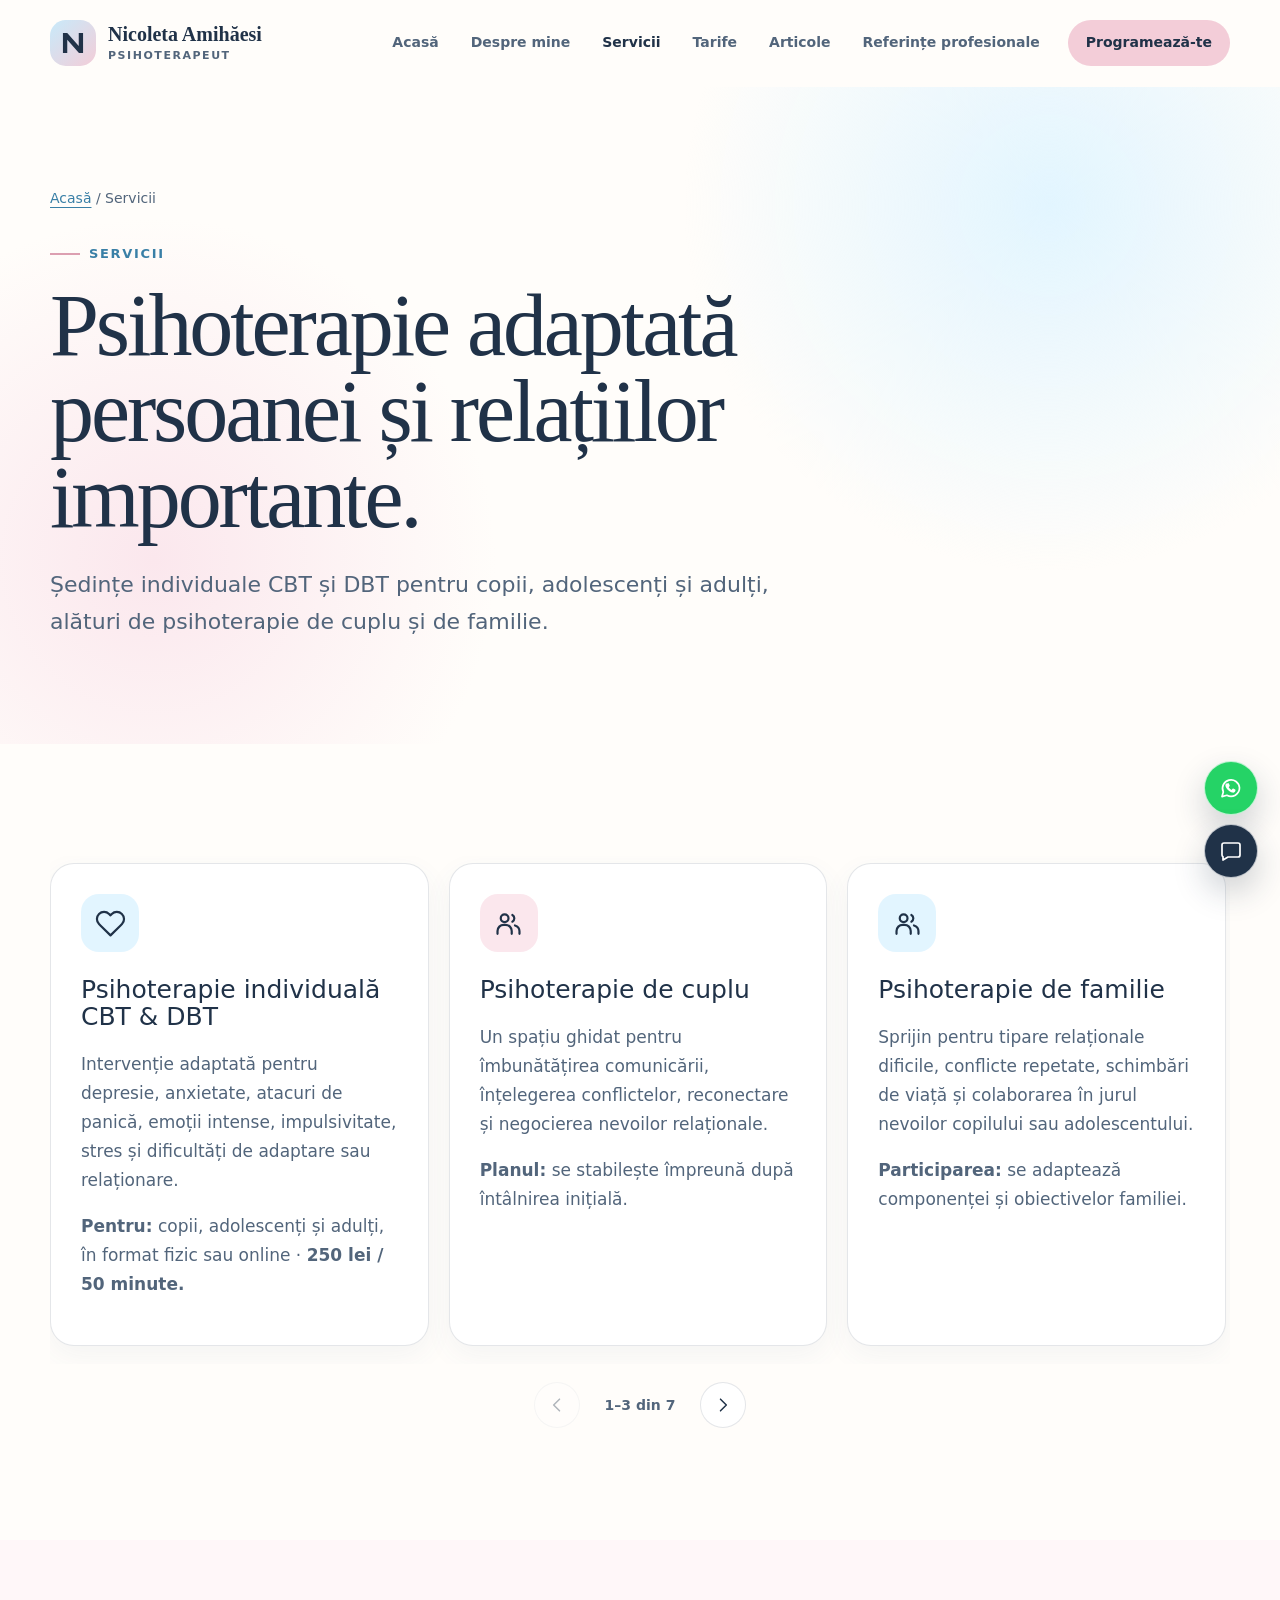
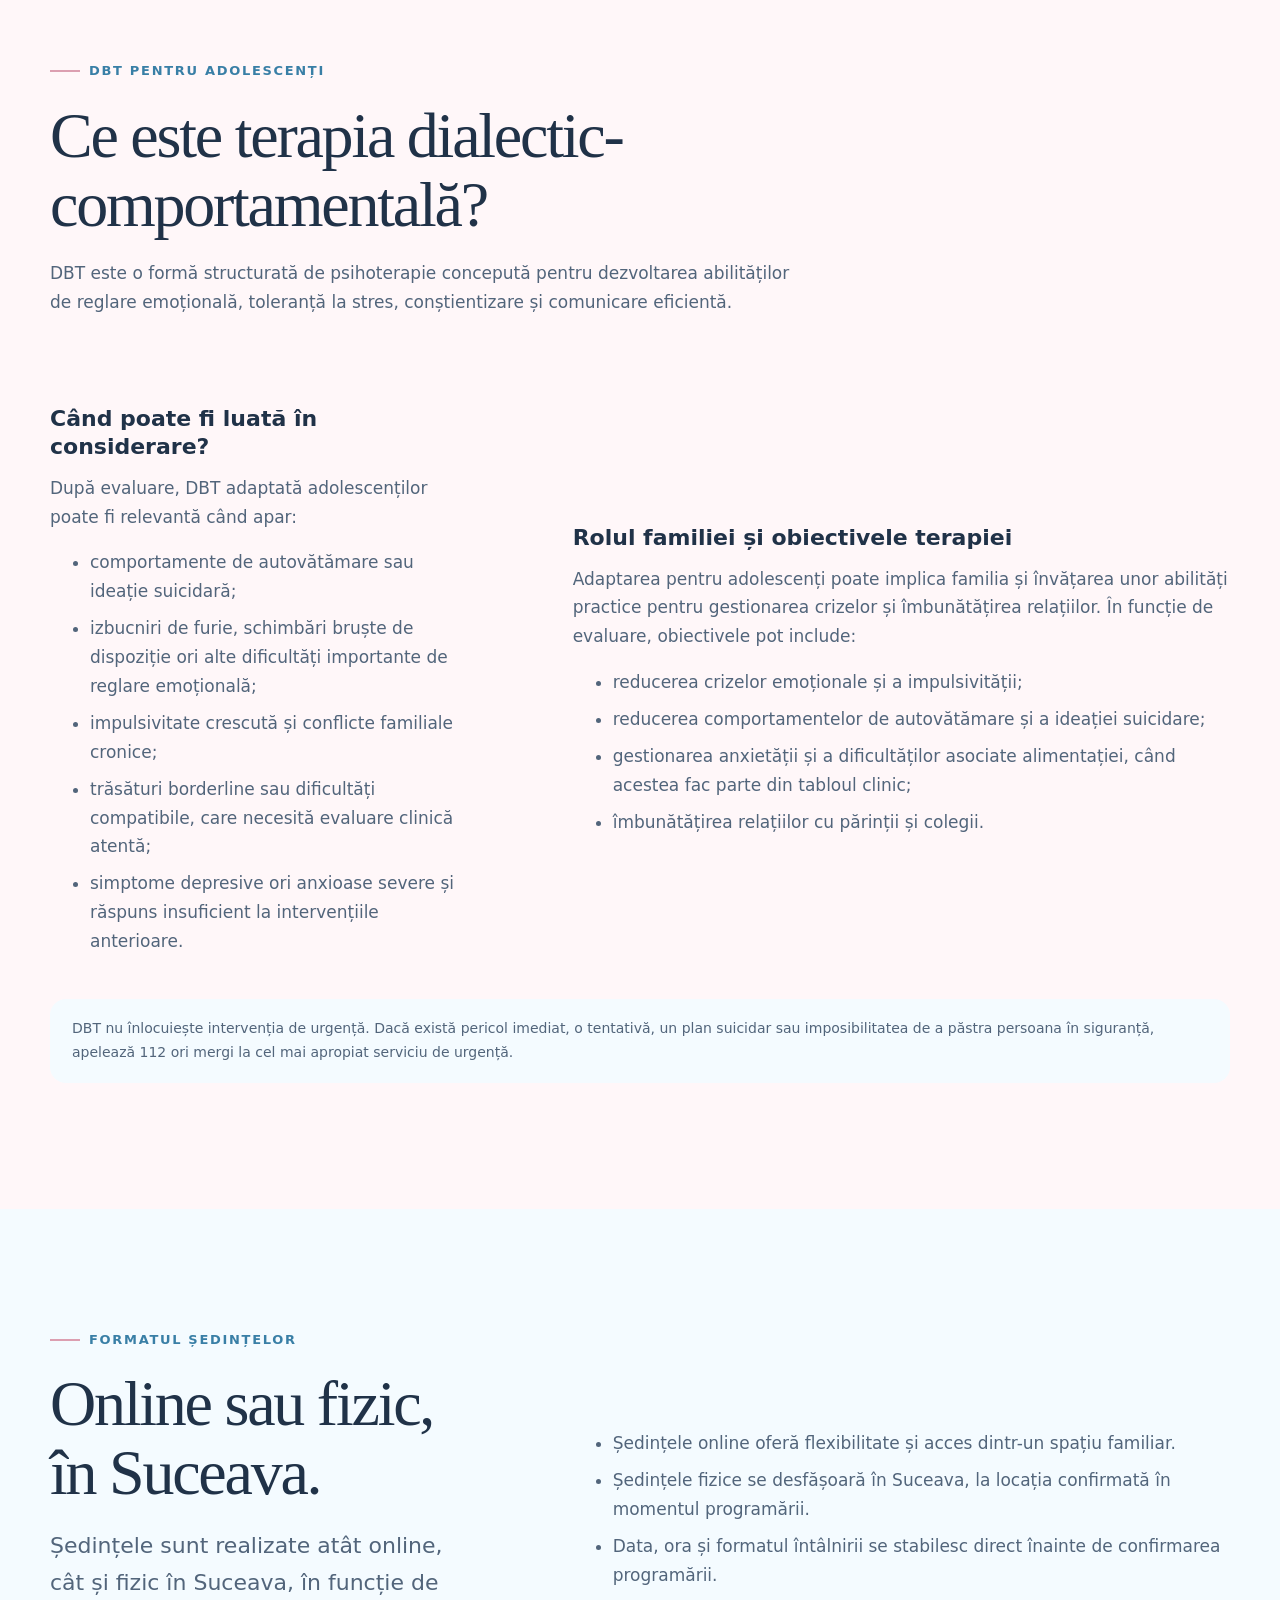
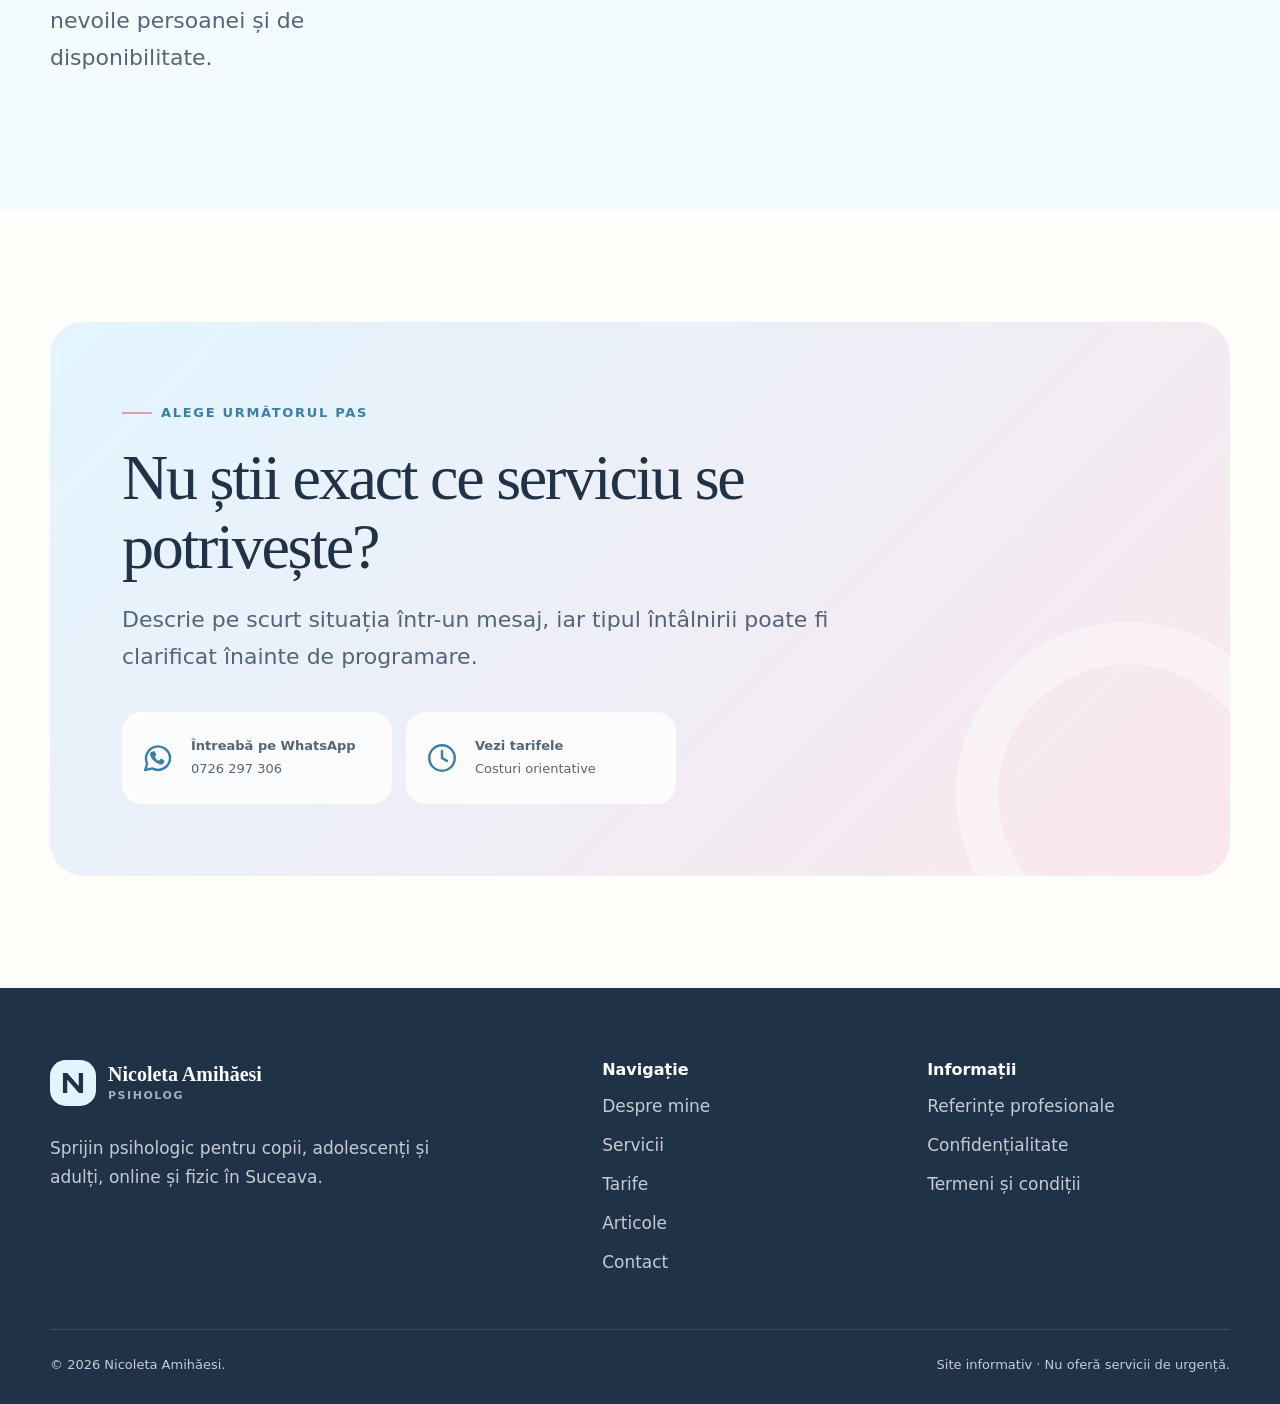
<file: NICO/servicii.html>
<!doctype html>
<html lang="ro">
<head>
  <meta charset="utf-8">
  <meta name="viewport" content="width=device-width, initial-scale=1">
  <title>Psihoterapie CBT, DBT, Cuplu și Familie | Suceava</title>
  <meta name="description" content="Psihoterapie individuală CBT și DBT pentru copii, adolescenți și adulți, psihoterapie de cuplu și familie, online și fizic în Suceava. Tarif individual: 250 lei / 50 minute.">
  <meta name="robots" content="index, follow, max-image-preview:large">
  <link rel="canonical" href="https://psihoterapeutnicoletaamihaesi.ro/servicii.html">
  <link rel="icon" href="assets/favicon.svg" type="image/svg+xml"><link rel="image_src" href="https://psihoterapeutnicoletaamihaesi.ro/assets/nicoleta-amihaesi-facebook-preview-1200x630-v2.jpg"><link rel="stylesheet" href="css/style.css?v=20260801-tarif-referinte">
  <meta property="og:type" content="website"><meta property="og:locale" content="ro_RO"><meta property="og:title" content="Psihoterapie CBT, DBT, de cuplu și familie"><meta property="og:description" content="Servicii pentru copii, adolescenți, adulți, cupluri și familii, adaptate nevoilor evaluate."><meta property="og:url" content="https://psihoterapeutnicoletaamihaesi.ro/servicii.html"><meta property="og:image" content="https://psihoterapeutnicoletaamihaesi.ro/assets/nicoleta-amihaesi-facebook-preview-1200x630-v2.jpg"><meta property="og:image:secure_url" content="https://psihoterapeutnicoletaamihaesi.ro/assets/nicoleta-amihaesi-facebook-preview-1200x630-v2.jpg"><meta property="og:image:type" content="image/jpeg"><meta property="og:image:width" content="1200"><meta property="og:image:height" content="630"><meta property="og:image:alt" content="Nicoleta Amihăesi, portret profesional pentru psihoterapie în Suceava"><meta name="twitter:card" content="summary_large_image"><meta name="twitter:image" content="https://psihoterapeutnicoletaamihaesi.ro/assets/nicoleta-amihaesi-facebook-preview-1200x630-v2.jpg">
  <script type="application/ld+json">{"@context":"https://schema.org","@graph":[{"@type":"ItemList","name":"Servicii psihologice Nicoleta Amihăesi","itemListElement":[{"@type":"ListItem","position":1,"name":"Psihoterapie individuală CBT și DBT"},{"@type":"ListItem","position":2,"name":"Psihoterapie de cuplu"},{"@type":"ListItem","position":3,"name":"Psihoterapie de familie"},{"@type":"ListItem","position":4,"name":"Evaluare psihologică"},{"@type":"ListItem","position":5,"name":"Consiliere psihologică"},{"@type":"ListItem","position":6,"name":"Terapie ocupațională"},{"@type":"ListItem","position":7,"name":"Program de reintegrare socială"}]},{"@type":"BreadcrumbList","itemListElement":[{"@type":"ListItem","position":1,"name":"Acasă","item":"https://psihoterapeutnicoletaamihaesi.ro/"},{"@type":"ListItem","position":2,"name":"Servicii","item":"https://psihoterapeutnicoletaamihaesi.ro/servicii.html"}]}]}</script>
</head>
<body>
  <a class="skip-link" href="#continut">Sari la conținut</a>
  <header class="site-header"><div class="container nav-wrap"><a class="brand" href="/" aria-label="Nicoleta Amihăesi — pagina de start"><svg class="brand-mark" viewBox="0 0 64 64" aria-hidden="true"><defs><linearGradient id="g" x1="0" y1="0" x2="1" y2="1"><stop stop-color="#c8eafa"/><stop offset="1" stop-color="#f3cdd8"/></linearGradient></defs><rect width="64" height="64" rx="22" fill="url(#g)"/><path d="M18 46V18h6l16 18V18h6v28h-5.7L24 27.5V46z" fill="#203248"/></svg><span class="brand-copy"><strong>Nicoleta Amihăesi</strong><small>Psihoterapeut</small></span></a><button class="menu-toggle" type="button" aria-expanded="false" aria-controls="main-navigation" aria-label="Deschide meniul"><svg viewBox="0 0 24 24" aria-hidden="true"><path d="M4 7h16M4 12h16M4 17h16" fill="none" stroke="currentColor" stroke-width="1.8" stroke-linecap="round"/></svg></button><nav class="main-nav" id="main-navigation" aria-label="Navigație principală"><a href="/">Acasă</a><a href="despre.html">Despre mine</a><a href="servicii.html" aria-current="page">Servicii</a><a href="tarife.html">Tarife</a><a href="articole.html">Articole</a><a href="referinte.html">Referințe profesionale</a><a href="contact.html" class="nav-cta">Programează-te</a></nav></div></header>
  <main id="continut">
    <section class="page-hero"><div class="container reveal"><p class="breadcrumb"><a href="/">Acasă</a> / Servicii</p><p class="eyebrow">Servicii</p><h1>Psihoterapie adaptată persoanei și relațiilor importante.</h1><p class="lead">Ședințe individuale CBT și DBT pentru copii, adolescenți și adulți, alături de psihoterapie de cuplu și de familie.</p></div></section>
    <section class="section">
      <div class="container">
        <div class="service-carousel" data-service-carousel>
          <div class="service-carousel-track" data-carousel-track tabindex="0" aria-label="Servicii psihologice disponibile">
          <article class="service-card reveal" id="psihoterapie"><div class="service-icon"><svg aria-hidden="true"><use href="assets/icons.svg#heart"/></svg></div><h2 style="font-family:var(--font-body);font-size:25px;letter-spacing:0">Psihoterapie individuală CBT &amp; DBT</h2><p>Intervenție adaptată pentru depresie, anxietate, atacuri de panică, emoții intense, impulsivitate, stres și dificultăți de adaptare sau relaționare.</p><p><strong>Pentru:</strong> copii, adolescenți și adulți, în format fizic sau online · <strong>250 lei / 50 minute.</strong></p></article>
          <article class="service-card reveal" id="cuplu"><div class="service-icon"><svg aria-hidden="true"><use href="assets/icons.svg#people"/></svg></div><h2 style="font-family:var(--font-body);font-size:25px;letter-spacing:0">Psihoterapie de cuplu</h2><p>Un spațiu ghidat pentru îmbunătățirea comunicării, înțelegerea conflictelor, reconectare și negocierea nevoilor relaționale.</p><p><strong>Planul:</strong> se stabilește împreună după întâlnirea inițială.</p></article>
          <article class="service-card reveal" id="familie"><div class="service-icon"><svg aria-hidden="true"><use href="assets/icons.svg#people"/></svg></div><h2 style="font-family:var(--font-body);font-size:25px;letter-spacing:0">Psihoterapie de familie</h2><p>Sprijin pentru tipare relaționale dificile, conflicte repetate, schimbări de viață și colaborarea în jurul nevoilor copilului sau adolescentului.</p><p><strong>Participarea:</strong> se adaptează componenței și obiectivelor familiei.</p></article>
          <article class="service-card reveal" id="evaluare"><div class="service-icon"><svg aria-hidden="true"><use href="assets/icons.svg#brain"/></svg></div><h2 style="font-family:var(--font-body);font-size:25px;letter-spacing:0">Evaluare psihologică</h2><p>Poate include profil de personalitate, examen psihologic clinic și evaluare pentru autocunoaștere, dezvoltare personală sau recomandări educaționale.</p><p><strong>Pentru:</strong> copii, adolescenți și adulți.</p></article>
          <article class="service-card reveal" id="consiliere"><div class="service-icon"><svg aria-hidden="true"><use href="assets/icons.svg#compass"/></svg></div><h2 style="font-family:var(--font-body);font-size:25px;letter-spacing:0">Consiliere psihologică</h2><p>Sprijin emoțional pentru pacienți cu boli fizice, persoane aflate în perioade solicitante și familii care au nevoie de orientare.</p><p><strong>Obiectiv:</strong> adaptare și creșterea calității vieții.</p></article>
          <article class="service-card reveal" id="ocupationala"><div class="service-icon"><svg aria-hidden="true"><use href="assets/icons.svg#people"/></svg></div><h2 style="font-family:var(--font-body);font-size:25px;letter-spacing:0">Terapie ocupațională</h2><p>Activități structurate pentru adulți cu dizabilități intelectuale, orientate spre autonomie, rutină funcțională și participare socială.</p><p><strong>Planul:</strong> se personalizează după evaluare.</p></article>
            <article class="service-card reveal" id="reintegrare"><div class="service-icon"><svg aria-hidden="true"><use href="assets/icons.svg#spark"/></svg></div><h2 style="font-family:var(--font-body);font-size:25px;letter-spacing:0">Program de reintegrare socială</h2><p>Intervenție psihologică în relație cu Serviciul de Probațiune, adaptată cerințelor planului solicitat.</p><p><strong>Detalii:</strong> se clarifică la programare.</p></article>
          </div>
          <div class="service-carousel-controls" aria-label="Navigare servicii">
            <button class="icon-button" type="button" data-carousel-prev aria-label="Serviciile anterioare"><svg aria-hidden="true"><use href="assets/icons.svg#arrow-left"/></svg></button>
            <span class="service-carousel-status" data-carousel-status aria-live="polite">1–3 din 7</span>
            <button class="icon-button" type="button" data-carousel-next aria-label="Serviciile următoare"><svg aria-hidden="true"><use href="assets/icons.svg#arrow-right"/></svg></button>
          </div>
        </div>
      </div>
    </section>
    <section class="section section-pink" id="dbt-adolescenti">
      <div class="container">
        <div class="section-heading reveal"><p class="eyebrow">DBT pentru adolescenți</p><h2>Ce este terapia dialectic-comportamentală?</h2><p>DBT este o formă structurată de psihoterapie concepută pentru dezvoltarea abilităților de reglare emoțională, toleranță la stres, conștientizare și comunicare eficientă.</p></div>
        <div class="intro-grid">
          <div class="prose reveal"><h3>Când poate fi luată în considerare?</h3><p>După evaluare, DBT adaptată adolescenților poate fi relevantă când apar:</p><ul><li>comportamente de autovătămare sau ideație suicidară;</li><li>izbucniri de furie, schimbări bruște de dispoziție ori alte dificultăți importante de reglare emoțională;</li><li>impulsivitate crescută și conflicte familiale cronice;</li><li>trăsături borderline sau dificultăți compatibile, care necesită evaluare clinică atentă;</li><li>simptome depresive ori anxioase severe și răspuns insuficient la intervențiile anterioare.</li></ul></div>
          <div class="prose reveal"><h3>Rolul familiei și obiectivele terapiei</h3><p>Adaptarea pentru adolescenți poate implica familia și învățarea unor abilități practice pentru gestionarea crizelor și îmbunătățirea relațiilor. În funcție de evaluare, obiectivele pot include:</p><ul><li>reducerea crizelor emoționale și a impulsivității;</li><li>reducerea comportamentelor de autovătămare și a ideației suicidare;</li><li>gestionarea anxietății și a dificultăților asociate alimentației, când acestea fac parte din tabloul clinic;</li><li>îmbunătățirea relațiilor cu părinții și colegii.</li></ul></div>
        </div>
        <p class="notice">DBT nu înlocuiește intervenția de urgență. Dacă există pericol imediat, o tentativă, un plan suicidar sau imposibilitatea de a păstra persoana în siguranță, apelează 112 ori mergi la cel mai apropiat serviciu de urgență.</p>
      </div>
    </section>
    <section class="section section-blue"><div class="container intro-grid"><div class="reveal"><p class="eyebrow">Formatul ședințelor</p><h2>Online sau fizic, în Suceava.</h2><p class="lead">Ședințele sunt realizate atât online, cât și fizic în Suceava, în funcție de nevoile persoanei și de disponibilitate.</p></div><div class="prose reveal"><ul><li>Ședințele online oferă flexibilitate și acces dintr-un spațiu familiar.</li><li>Ședințele fizice se desfășoară în Suceava, la locația confirmată în momentul programării.</li><li>Data, ora și formatul întâlnirii se stabilesc direct înainte de confirmarea programării.</li></ul></div></div></section>
    <section class="section"><div class="container contact-panel reveal"><p class="eyebrow">Alege următorul pas</p><h2>Nu știi exact ce serviciu se potrivește?</h2><p class="lead">Descrie pe scurt situația într-un mesaj, iar tipul întâlnirii poate fi clarificat înainte de programare.</p><div class="contact-options"><a class="contact-choice" href="https://wa.me/40726297306?text=Bun%C4%83%20ziua%2C%20doamna%20Nicoleta%20Amih%C4%83esi!%20A%C8%99%20dori%20s%C4%83%20aflu%20ce%20serviciu%20mi%20se%20potrive%C8%99te." target="_blank" rel="noopener"><svg aria-hidden="true"><use href="assets/icons.svg#whatsapp"/></svg><span><strong>Întreabă pe WhatsApp</strong><span>0726 297 306</span></span></a><a class="contact-choice" href="tarife.html"><svg aria-hidden="true"><use href="assets/icons.svg#clock"/></svg><span><strong>Vezi tarifele</strong><span>Costuri orientative</span></span></a></div></div></section>
  </main>
  <div class="floating-contact" aria-label="Contact rapid"><a href="https://wa.me/40726297306?text=Bun%C4%83%20ziua!%20Doresc%20o%20programare." target="_blank" rel="noopener" aria-label="Scrie pe WhatsApp"><svg aria-hidden="true"><use href="assets/icons.svg#whatsapp"/></svg></a><a href="sms:+40726297306?body=Bun%C4%83%20ziua!%20Doresc%20o%20programare." aria-label="Trimite SMS"><svg aria-hidden="true"><use href="assets/icons.svg#message"/></svg></a></div>
  <footer class="site-footer"><div class="container footer-grid"><div><a class="brand" href="/"><svg class="brand-mark" viewBox="0 0 64 64" aria-hidden="true"><rect width="64" height="64" rx="22" fill="#e2f5ff"/><path d="M18 46V18h6l16 18V18h6v28h-5.7L24 27.5V46z" fill="#203248"/></svg><span class="brand-copy"><strong>Nicoleta Amihăesi</strong><small>Psiholog</small></span></a><p class="footer-intro">Sprijin psihologic pentru copii, adolescenți și adulți, online și fizic în Suceava.</p></div><div><h3>Navigație</h3><div class="footer-links"><a href="despre.html">Despre mine</a><a href="servicii.html">Servicii</a><a href="tarife.html">Tarife</a><a href="articole.html">Articole</a><a href="contact.html">Contact</a></div></div><div><h3>Informații</h3><div class="footer-links"><a href="referinte.html">Referințe profesionale</a><a href="confidentialitate.html">Confidențialitate</a><a href="termeni.html">Termeni și condiții</a></div></div></div><div class="container footer-bottom"><span>© <span data-year>2026</span> Nicoleta Amihăesi.</span><span>Site informativ · Nu oferă servicii de urgență.</span></div></footer>
  <script src="js/app.js?v=20260801-contact-social" defer></script>
</body>
</html>
</file>
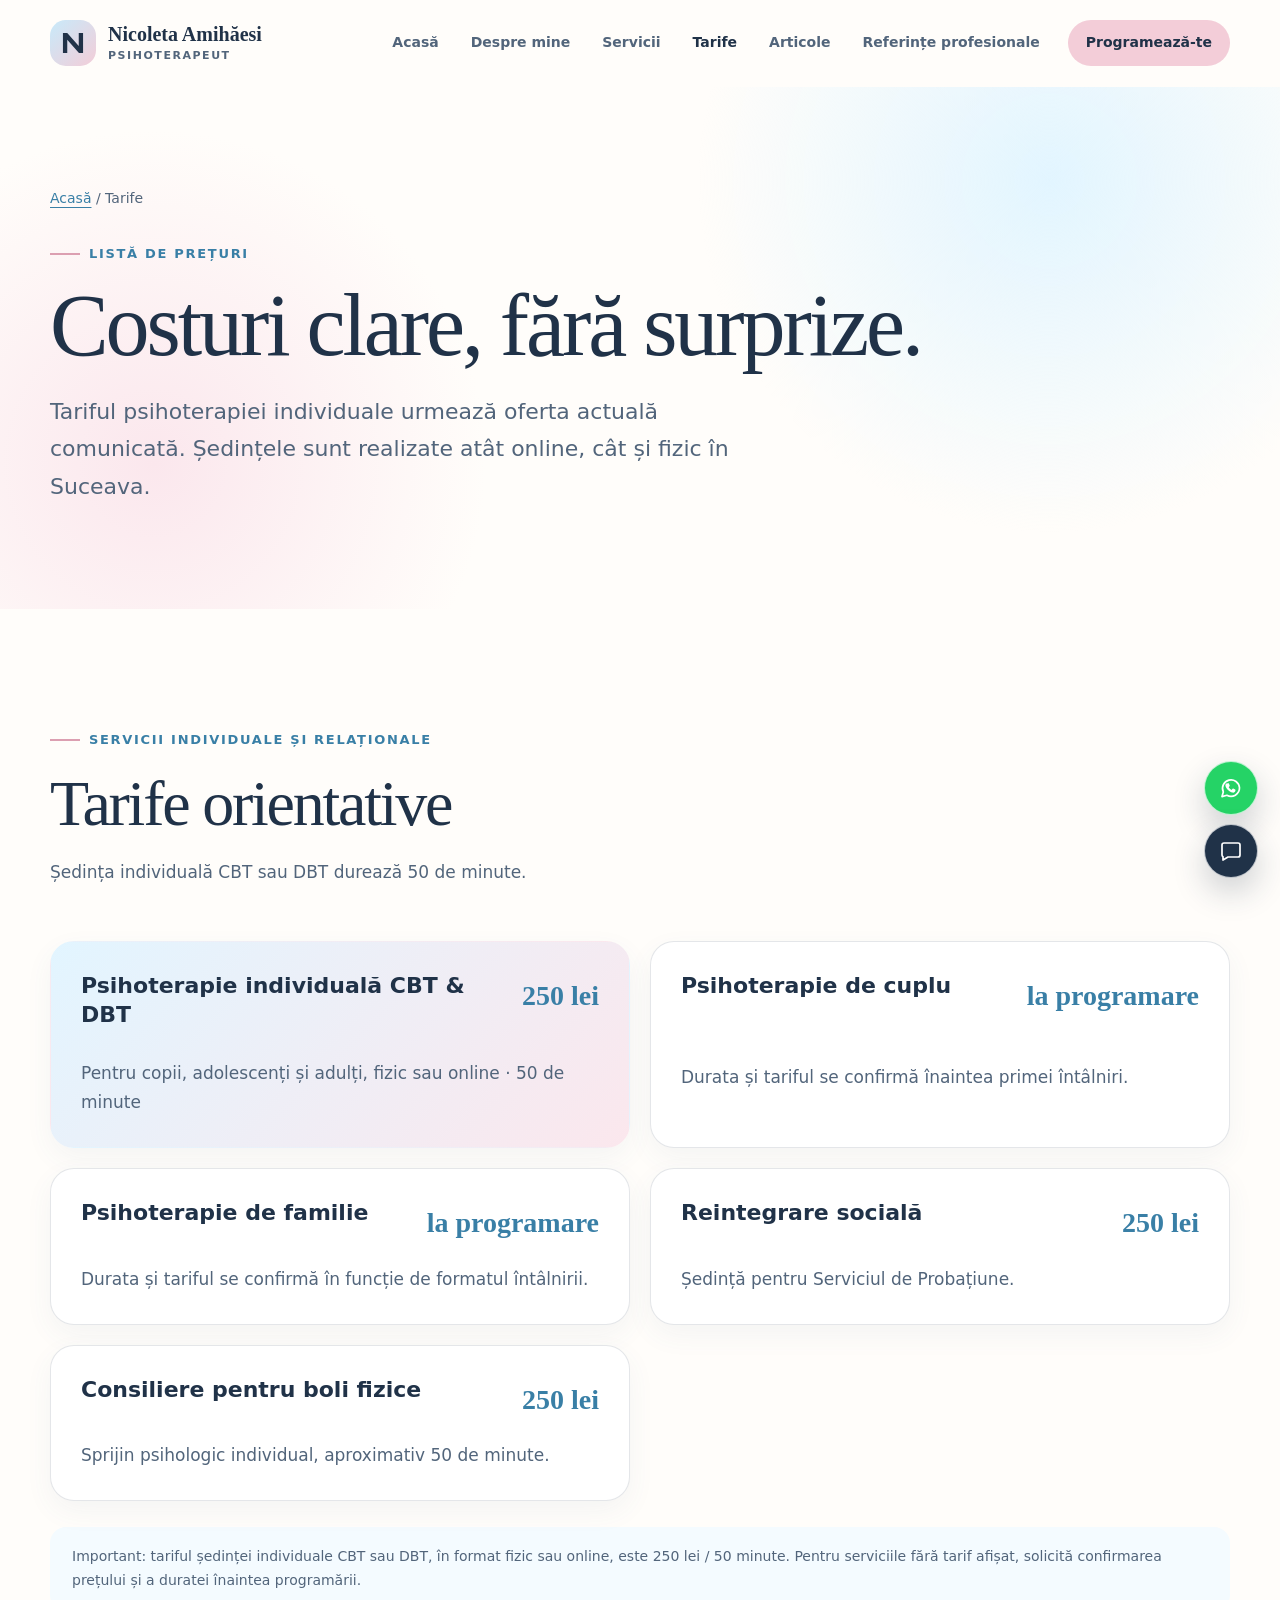
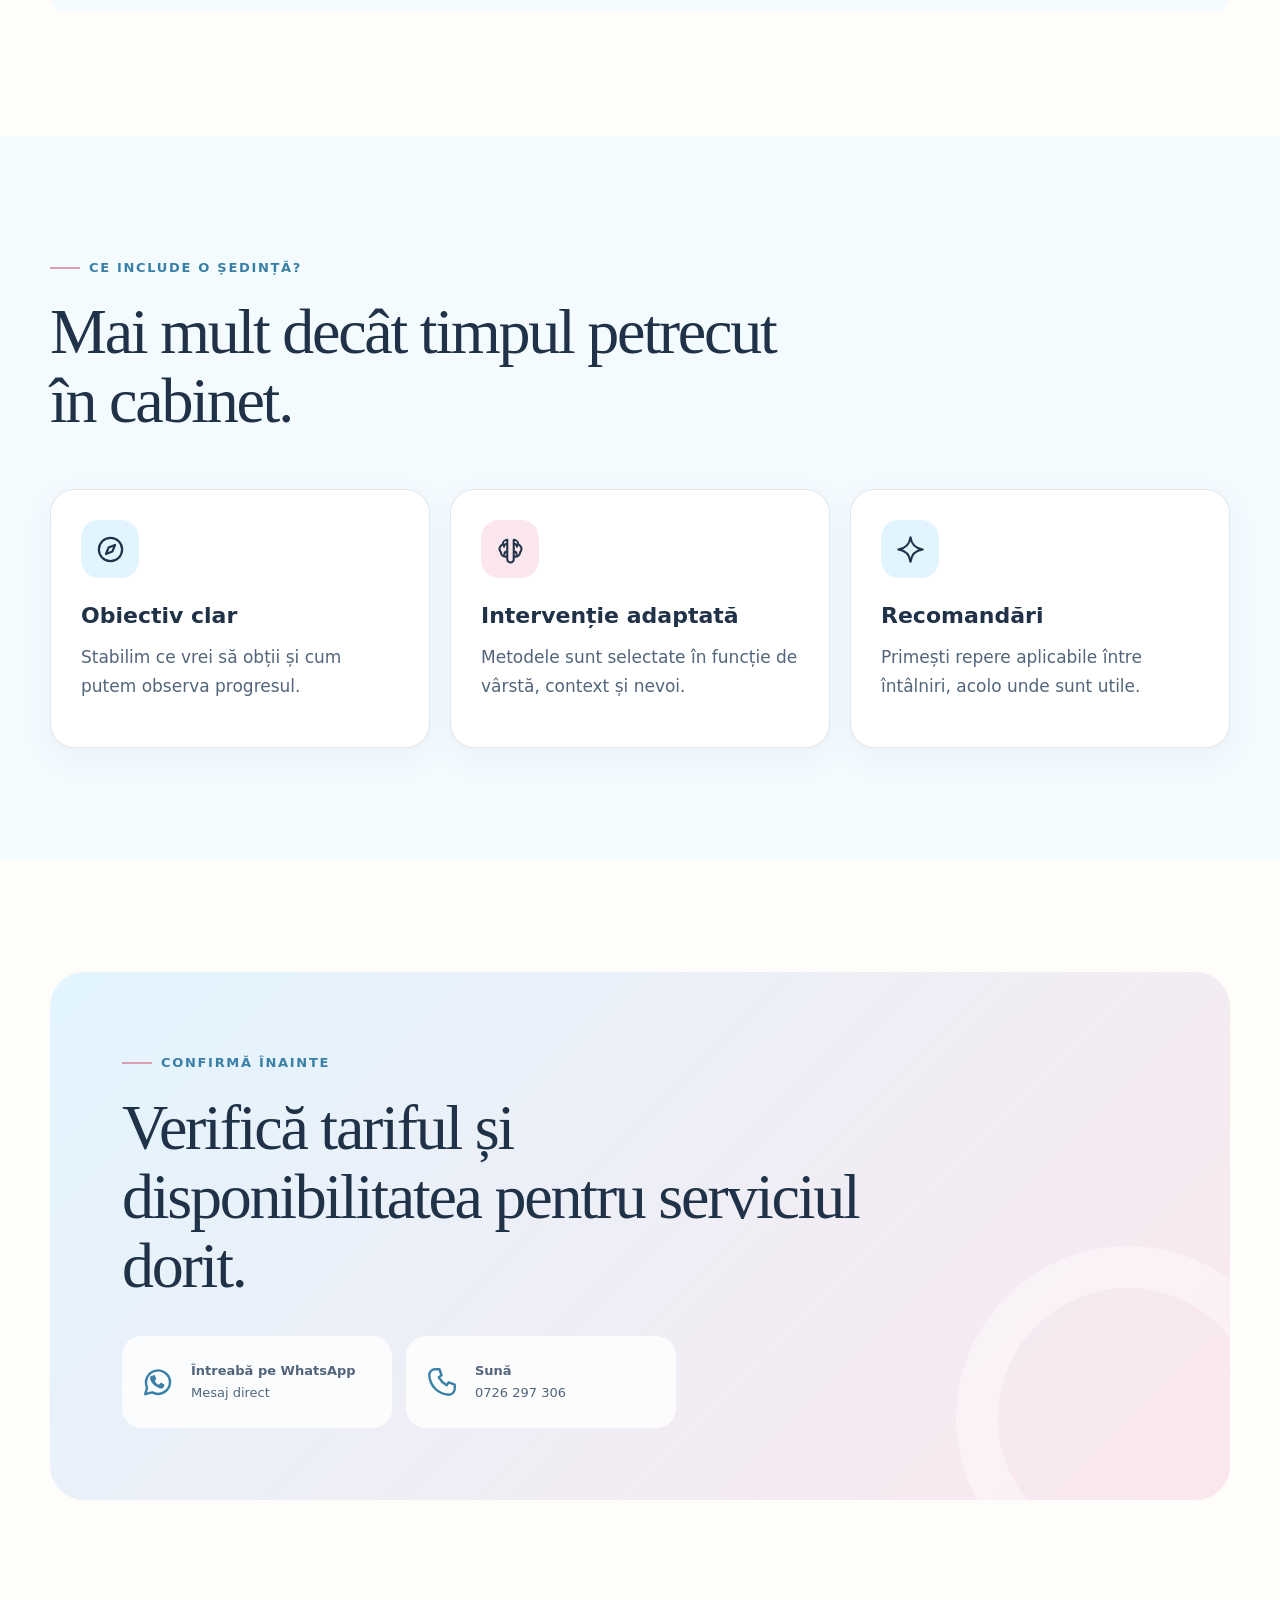
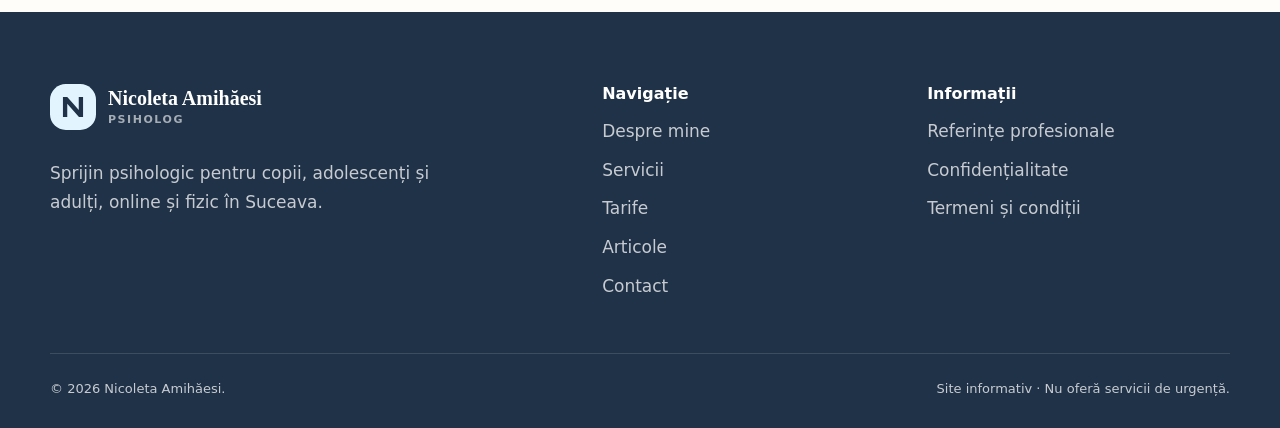
<file: NICO/tarife.html>
<!doctype html>
<html lang="ro">
<head>
  <meta charset="utf-8"><meta name="viewport" content="width=device-width, initial-scale=1">
  <title>Tarife Psiholog Suceava | Nicoleta Amihăesi</title>
  <meta name="description" content="Psihoterapie individuală CBT și DBT, în format fizic sau online: 250 lei / 50 minute. Tarife orientative pentru serviciile oferite în Suceava.">
  <meta name="robots" content="index, follow"><link rel="canonical" href="https://psihoterapeutnicoletaamihaesi.ro/tarife.html"><link rel="icon" href="assets/favicon.svg" type="image/svg+xml"><link rel="image_src" href="https://psihoterapeutnicoletaamihaesi.ro/assets/nicoleta-amihaesi-facebook-preview-1200x630-v2.jpg"><link rel="stylesheet" href="css/style.css?v=20260801-tarif-referinte">
  <meta property="og:type" content="website"><meta property="og:locale" content="ro_RO"><meta property="og:title" content="Tarife — Nicoleta Amihăesi"><meta property="og:description" content="Costuri orientative și condiții explicate clar."><meta property="og:url" content="https://psihoterapeutnicoletaamihaesi.ro/tarife.html"><meta property="og:image" content="https://psihoterapeutnicoletaamihaesi.ro/assets/nicoleta-amihaesi-facebook-preview-1200x630-v2.jpg"><meta property="og:image:secure_url" content="https://psihoterapeutnicoletaamihaesi.ro/assets/nicoleta-amihaesi-facebook-preview-1200x630-v2.jpg"><meta property="og:image:type" content="image/jpeg"><meta property="og:image:width" content="1200"><meta property="og:image:height" content="630"><meta property="og:image:alt" content="Nicoleta Amihăesi, portret profesional pentru psihoterapie în Suceava"><meta name="twitter:card" content="summary_large_image"><meta name="twitter:image" content="https://psihoterapeutnicoletaamihaesi.ro/assets/nicoleta-amihaesi-facebook-preview-1200x630-v2.jpg">
  <script type="application/ld+json">{"@context":"https://schema.org","@graph":[{"@type":"OfferCatalog","name":"Tarife servicii psihologice","itemListElement":[{"@type":"Offer","price":"250","priceCurrency":"RON","itemOffered":{"@type":"Service","name":"Psihoterapie individuală CBT și DBT, în format fizic sau online","duration":"PT50M"}},{"@type":"Offer","price":"250","priceCurrency":"RON","itemOffered":{"@type":"Service","name":"Consiliere psihologică"}},{"@type":"Offer","price":"250","priceCurrency":"RON","itemOffered":{"@type":"Service","name":"Reintegrare socială"}}]},{"@type":"BreadcrumbList","itemListElement":[{"@type":"ListItem","position":1,"name":"Acasă","item":"https://psihoterapeutnicoletaamihaesi.ro/"},{"@type":"ListItem","position":2,"name":"Tarife","item":"https://psihoterapeutnicoletaamihaesi.ro/tarife.html"}]}]}</script>
</head>
<body>
  <a class="skip-link" href="#continut">Sari la conținut</a>
  <header class="site-header"><div class="container nav-wrap"><a class="brand" href="/" aria-label="Nicoleta Amihăesi — pagina de start"><svg class="brand-mark" viewBox="0 0 64 64" aria-hidden="true"><defs><linearGradient id="g" x1="0" y1="0" x2="1" y2="1"><stop stop-color="#c8eafa"/><stop offset="1" stop-color="#f3cdd8"/></linearGradient></defs><rect width="64" height="64" rx="22" fill="url(#g)"/><path d="M18 46V18h6l16 18V18h6v28h-5.7L24 27.5V46z" fill="#203248"/></svg><span class="brand-copy"><strong>Nicoleta Amihăesi</strong><small>Psihoterapeut</small></span></a><button class="menu-toggle" type="button" aria-expanded="false" aria-controls="main-navigation" aria-label="Deschide meniul"><svg viewBox="0 0 24 24" aria-hidden="true"><path d="M4 7h16M4 12h16M4 17h16" fill="none" stroke="currentColor" stroke-width="1.8" stroke-linecap="round"/></svg></button><nav class="main-nav" id="main-navigation" aria-label="Navigație principală"><a href="/">Acasă</a><a href="despre.html">Despre mine</a><a href="servicii.html">Servicii</a><a href="tarife.html" aria-current="page">Tarife</a><a href="articole.html">Articole</a><a href="referinte.html">Referințe profesionale</a><a href="contact.html" class="nav-cta">Programează-te</a></nav></div></header>
  <main id="continut">
    <section class="page-hero"><div class="container reveal"><p class="breadcrumb"><a href="/">Acasă</a> / Tarife</p><p class="eyebrow">Listă de prețuri</p><h1>Costuri clare, fără surprize.</h1><p class="lead">Tariful psihoterapiei individuale urmează oferta actuală comunicată. Ședințele sunt realizate atât online, cât și fizic în Suceava.</p></div></section>
    <section class="section"><div class="container"><div class="section-heading reveal"><p class="eyebrow">Servicii individuale și relaționale</p><h2>Tarife orientative</h2><p>Ședința individuală CBT sau DBT durează 50 de minute.</p></div><div class="price-grid">
      <article class="price-card featured reveal"><div><h3>Psihoterapie individuală CBT &amp; DBT</h3></div><strong class="price">250 lei</strong><p>Pentru copii, adolescenți și adulți, fizic sau online · 50 de minute</p></article>
      <article class="price-card reveal"><div><h3>Psihoterapie de cuplu</h3></div><strong class="price">la programare</strong><p>Durata și tariful se confirmă înaintea primei întâlniri.</p></article>
      <article class="price-card reveal"><div><h3>Psihoterapie de familie</h3></div><strong class="price">la programare</strong><p>Durata și tariful se confirmă în funcție de formatul întâlnirii.</p></article>
      <article class="price-card reveal"><div><h3>Reintegrare socială</h3></div><strong class="price">250 lei</strong><p>Ședință pentru Serviciul de Probațiune.</p></article>
      <article class="price-card reveal"><div><h3>Consiliere pentru boli fizice</h3></div><strong class="price">250 lei</strong><p>Sprijin psihologic individual, aproximativ 50 de minute.</p></article>
    </div><p class="notice">Important: tariful ședinței individuale CBT sau DBT, în format fizic sau online, este 250 lei / 50 minute. Pentru serviciile fără tarif afișat, solicită confirmarea prețului și a duratei înaintea programării.</p></div></section>
    <section class="section section-blue"><div class="container"><div class="section-heading reveal"><p class="eyebrow">Ce include o ședință?</p><h2>Mai mult decât timpul petrecut în cabinet.</h2></div><div class="cards"><article class="service-card reveal"><div class="service-icon"><svg aria-hidden="true"><use href="assets/icons.svg#compass"/></svg></div><h3>Obiectiv clar</h3><p>Stabilim ce vrei să obții și cum putem observa progresul.</p></article><article class="service-card reveal"><div class="service-icon"><svg aria-hidden="true"><use href="assets/icons.svg#brain"/></svg></div><h3>Intervenție adaptată</h3><p>Metodele sunt selectate în funcție de vârstă, context și nevoi.</p></article><article class="service-card reveal"><div class="service-icon"><svg aria-hidden="true"><use href="assets/icons.svg#spark"/></svg></div><h3>Recomandări</h3><p>Primești repere aplicabile între întâlniri, acolo unde sunt utile.</p></article></div></div></section>
    <section class="section"><div class="container contact-panel reveal"><p class="eyebrow">Confirmă înainte</p><h2>Verifică tariful și disponibilitatea pentru serviciul dorit.</h2><div class="contact-options"><a class="contact-choice" href="https://wa.me/40726297306?text=Bun%C4%83%20ziua%2C%20doamna%20Nicoleta%20Amih%C4%83esi!%20Doresc%20detalii%20despre%20tarif%20%C8%99i%20programare." target="_blank" rel="noopener"><svg aria-hidden="true"><use href="assets/icons.svg#whatsapp"/></svg><span><strong>Întreabă pe WhatsApp</strong><span>Mesaj direct</span></span></a><a class="contact-choice" href="tel:+40726297306"><svg aria-hidden="true"><use href="assets/icons.svg#phone"/></svg><span><strong>Sună</strong><span>0726 297 306</span></span></a></div></div></section>
  </main>
  <div class="floating-contact" aria-label="Contact rapid"><a href="https://wa.me/40726297306?text=Bun%C4%83%20ziua!%20Doresc%20o%20programare." target="_blank" rel="noopener" aria-label="Scrie pe WhatsApp"><svg aria-hidden="true"><use href="assets/icons.svg#whatsapp"/></svg></a><a href="sms:+40726297306?body=Bun%C4%83%20ziua!%20Doresc%20o%20programare." aria-label="Trimite SMS"><svg aria-hidden="true"><use href="assets/icons.svg#message"/></svg></a></div>
  <footer class="site-footer"><div class="container footer-grid"><div><a class="brand" href="/"><svg class="brand-mark" viewBox="0 0 64 64" aria-hidden="true"><rect width="64" height="64" rx="22" fill="#e2f5ff"/><path d="M18 46V18h6l16 18V18h6v28h-5.7L24 27.5V46z" fill="#203248"/></svg><span class="brand-copy"><strong>Nicoleta Amihăesi</strong><small>Psiholog</small></span></a><p class="footer-intro">Sprijin psihologic pentru copii, adolescenți și adulți, online și fizic în Suceava.</p></div><div><h3>Navigație</h3><div class="footer-links"><a href="despre.html">Despre mine</a><a href="servicii.html">Servicii</a><a href="tarife.html">Tarife</a><a href="articole.html">Articole</a><a href="contact.html">Contact</a></div></div><div><h3>Informații</h3><div class="footer-links"><a href="referinte.html">Referințe profesionale</a><a href="confidentialitate.html">Confidențialitate</a><a href="termeni.html">Termeni și condiții</a></div></div></div><div class="container footer-bottom"><span>© <span data-year>2026</span> Nicoleta Amihăesi.</span><span>Site informativ · Nu oferă servicii de urgență.</span></div></footer><script src="js/app.js?v=20260801-contact-social" defer></script>
</body></html>
</file>
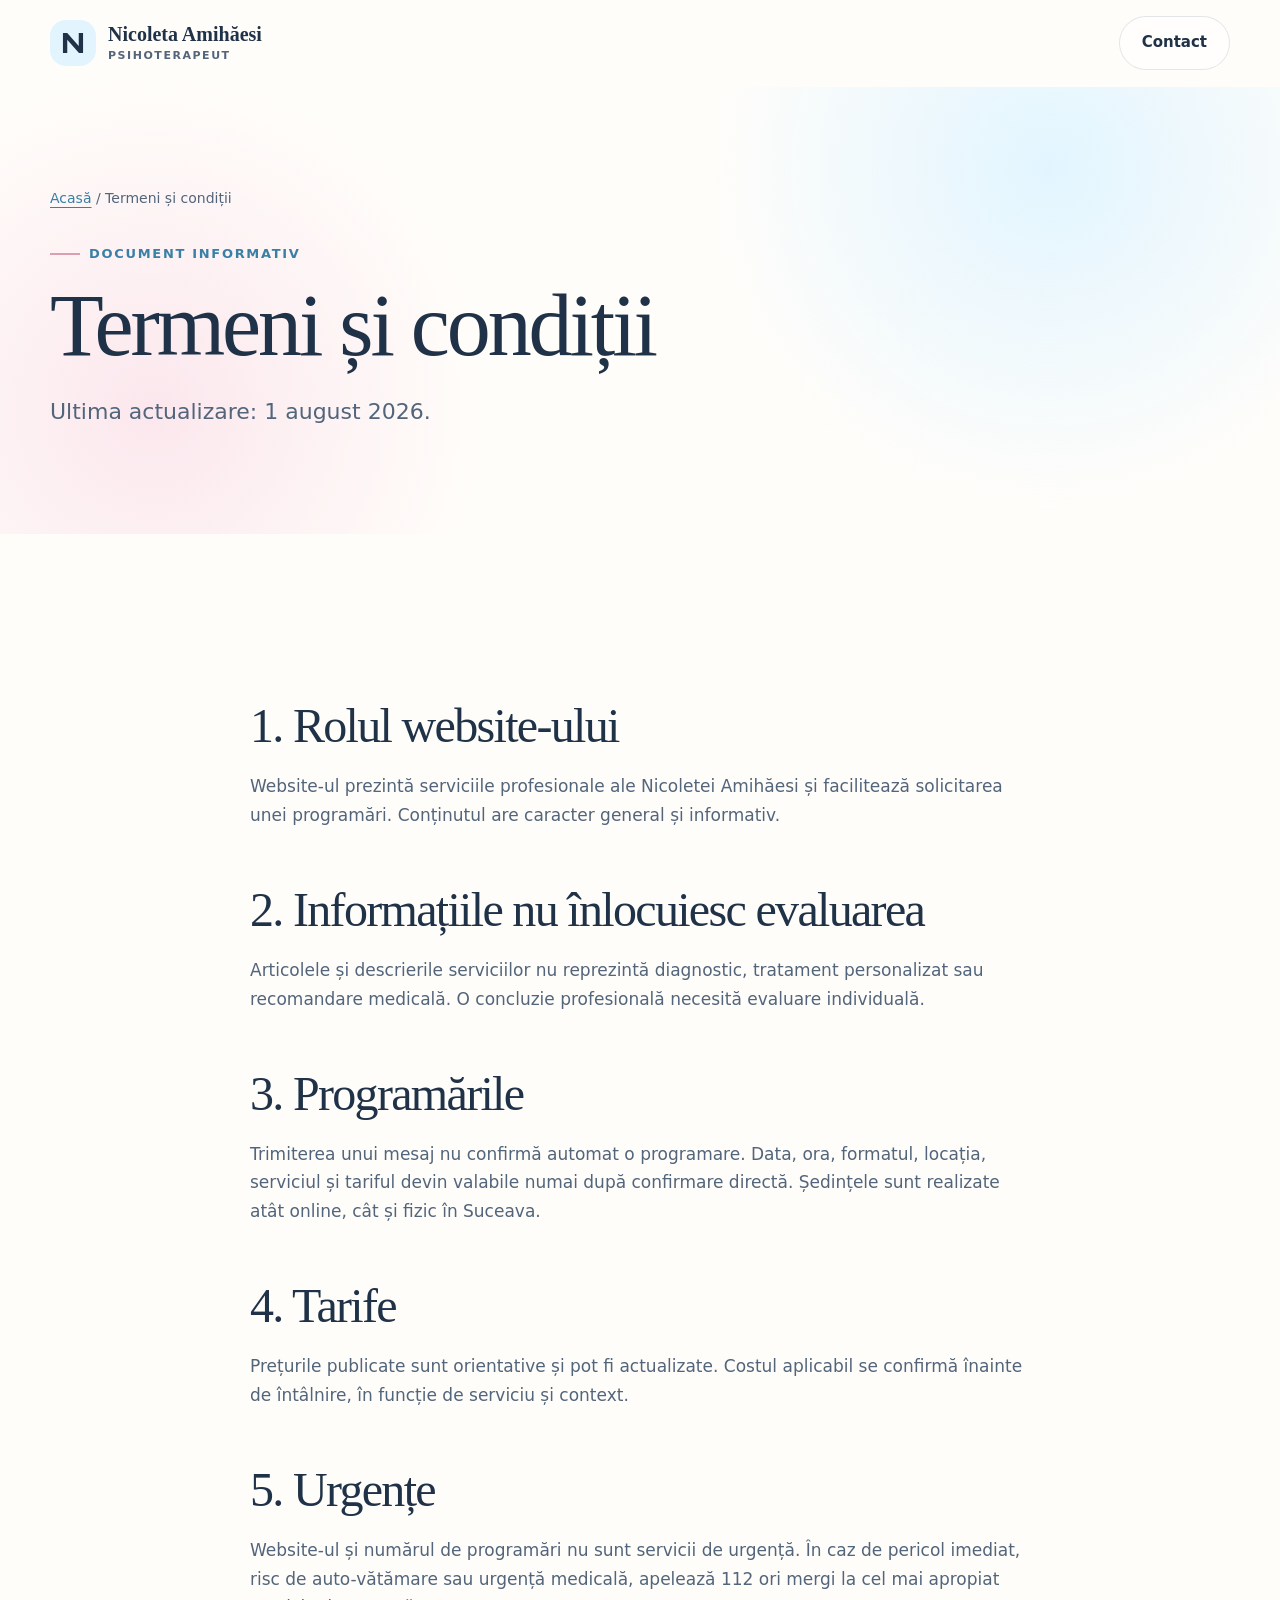
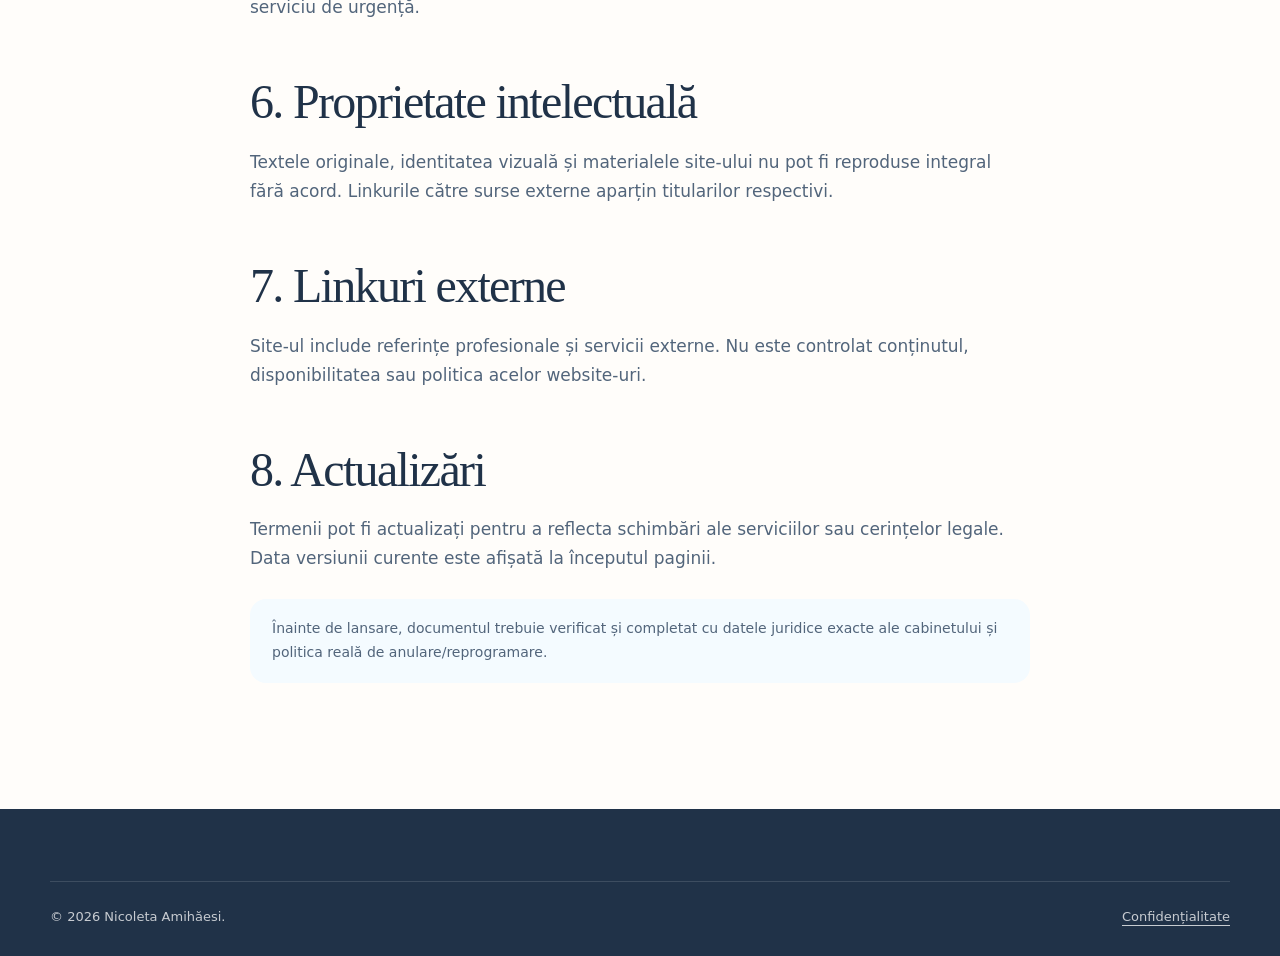
<file: NICO/termeni.html>
<!doctype html>
<html lang="ro">
<head><meta charset="utf-8"><meta name="viewport" content="width=device-width, initial-scale=1"><title>Termeni și Condiții | Nicoleta Amihăesi</title><meta name="description" content="Termenii de utilizare pentru website-ul profesional Nicoleta Amihăesi, psiholog în Suceava."><meta name="robots" content="index, follow"><link rel="canonical" href="https://psihoterapeutnicoletaamihaesi.ro/termeni.html"><link rel="icon" href="assets/favicon.svg" type="image/svg+xml"><link rel="stylesheet" href="css/style.css?v=20260801-tarif-referinte"></head>
<body><a class="skip-link" href="#continut">Sari la conținut</a><header class="site-header"><div class="container nav-wrap"><a class="brand" href="/"><svg class="brand-mark" viewBox="0 0 64 64" aria-hidden="true"><rect width="64" height="64" rx="22" fill="#e2f5ff"/><path d="M18 46V18h6l16 18V18h6v28h-5.7L24 27.5V46z" fill="#203248"/></svg><span class="brand-copy"><strong>Nicoleta Amihăesi</strong><small>Psihoterapeut</small></span></a><a class="button button-outline" href="contact.html">Contact</a></div></header><main id="continut"><section class="page-hero"><div class="container"><p class="breadcrumb"><a href="/">Acasă</a> / Termeni și condiții</p><p class="eyebrow">Document informativ</p><h1>Termeni și condiții</h1><p class="lead">Ultima actualizare: 1 august 2026.</p></div></section><section class="section"><div class="container prose"><h2>1. Rolul website-ului</h2><p>Website-ul prezintă serviciile profesionale ale Nicoletei Amihăesi și facilitează solicitarea unei programări. Conținutul are caracter general și informativ.</p><h2>2. Informațiile nu înlocuiesc evaluarea</h2><p>Articolele și descrierile serviciilor nu reprezintă diagnostic, tratament personalizat sau recomandare medicală. O concluzie profesională necesită evaluare individuală.</p><h2>3. Programările</h2><p>Trimiterea unui mesaj nu confirmă automat o programare. Data, ora, formatul, locația, serviciul și tariful devin valabile numai după confirmare directă. Ședințele sunt realizate atât online, cât și fizic în Suceava.</p><h2>4. Tarife</h2><p>Prețurile publicate sunt orientative și pot fi actualizate. Costul aplicabil se confirmă înainte de întâlnire, în funcție de serviciu și context.</p><h2>5. Urgențe</h2><p>Website-ul și numărul de programări nu sunt servicii de urgență. În caz de pericol imediat, risc de auto-vătămare sau urgență medicală, apelează 112 ori mergi la cel mai apropiat serviciu de urgență.</p><h2>6. Proprietate intelectuală</h2><p>Textele originale, identitatea vizuală și materialele site-ului nu pot fi reproduse integral fără acord. Linkurile către surse externe aparțin titularilor respectivi.</p><h2>7. Linkuri externe</h2><p>Site-ul include referințe profesionale și servicii externe. Nu este controlat conținutul, disponibilitatea sau politica acelor website-uri.</p><h2>8. Actualizări</h2><p>Termenii pot fi actualizați pentru a reflecta schimbări ale serviciilor sau cerințelor legale. Data versiunii curente este afișată la începutul paginii.</p><p class="notice">Înainte de lansare, documentul trebuie verificat și completat cu datele juridice exacte ale cabinetului și politica reală de anulare/reprogramare.</p></div></section></main><footer class="site-footer"><div class="container footer-bottom"><span>© <span data-year>2026</span> Nicoleta Amihăesi.</span><span><a href="confidentialitate.html">Confidențialitate</a></span></div></footer><script src="js/app.js?v=20260801-contact-social" defer></script></body></html>
</file>
<file: NICO/css/style.css>
:root {
  --ink: #203248;
  --ink-soft: #52657b;
  --blue-50: #f4fbff;
  --blue-100: #e2f5ff;
  --blue-200: #c8eafa;
  --blue-400: #85c7e8;
  --blue-600: #397fa6;
  --pink-50: #fff7f9;
  --pink-100: #fbe7ed;
  --pink-200: #f3cdd8;
  --pink-400: #dc9fb1;
  --cream: #fffdfa;
  --white: #ffffff;
  --line: rgba(32, 50, 72, 0.12);
  --shadow: 0 24px 70px rgba(72, 116, 145, 0.14);
  --shadow-soft: 0 12px 36px rgba(72, 116, 145, 0.1);
  --radius-xl: 34px;
  --radius-lg: 24px;
  --radius-md: 16px;
  --container: 1180px;
  --font-display: Georgia, "Times New Roman", serif;
  --font-body: Inter, ui-sans-serif, system-ui, -apple-system, BlinkMacSystemFont, "Segoe UI", sans-serif;
}

* {
  box-sizing: border-box;
}

html {
  overflow-x: hidden;
  scroll-behavior: smooth;
  scroll-padding-top: 96px;
}

body {
  margin: 0;
  overflow-x: hidden;
  color: var(--ink);
  background: var(--cream);
  font-family: var(--font-body);
  font-size: 17px;
  line-height: 1.7;
  -webkit-font-smoothing: antialiased;
}

body.menu-open {
  overflow: hidden;
}

img,
svg {
  display: block;
  max-width: 100%;
}

a {
  color: inherit;
  text-decoration-thickness: 1px;
  text-underline-offset: 4px;
}

button,
input,
textarea,
select {
  font: inherit;
}

button,
a {
  -webkit-tap-highlight-color: transparent;
}

:focus-visible {
  outline: 3px solid var(--blue-600);
  outline-offset: 4px;
}

.skip-link {
  position: fixed;
  z-index: 200;
  top: 12px;
  left: 12px;
  transform: translateY(-160%);
  padding: 10px 16px;
  border-radius: 999px;
  color: var(--white);
  background: var(--ink);
}

.skip-link:focus {
  transform: translateY(0);
}

.container {
  width: min(calc(100% - 40px), var(--container));
  margin-inline: auto;
}

.site-header {
  position: sticky;
  z-index: 100;
  top: 0;
  border-bottom: 1px solid transparent;
  background: rgba(255, 253, 250, 0.88);
  backdrop-filter: blur(18px);
  transition: box-shadow 180ms ease, border-color 180ms ease;
}

.site-header.is-scrolled {
  border-color: var(--line);
  box-shadow: 0 10px 32px rgba(46, 89, 117, 0.08);
}

.nav-wrap {
  min-height: 86px;
  display: flex;
  align-items: center;
  justify-content: space-between;
  gap: 28px;
}

.brand {
  display: inline-flex;
  align-items: center;
  gap: 12px;
  color: var(--ink);
  text-decoration: none;
}

.brand-mark {
  width: 46px;
  height: 46px;
  flex: 0 0 auto;
}

.brand-copy {
  display: grid;
  line-height: 1.1;
}

.brand-copy strong {
  font-family: var(--font-display);
  font-size: 20px;
  font-weight: 600;
}

.brand-copy small {
  margin-top: 5px;
  color: var(--ink-soft);
  font-size: 11px;
  font-weight: 700;
  letter-spacing: 0.14em;
  text-transform: uppercase;
}

.main-nav {
  display: flex;
  align-items: center;
  gap: 8px;
}

.main-nav > a {
  padding: 10px 12px;
  color: var(--ink-soft);
  font-size: 14px;
  font-weight: 650;
  text-decoration: none;
  transition: color 180ms ease;
}

.main-nav > a:hover,
.main-nav > a[aria-current="page"] {
  color: var(--ink);
}

.main-nav .nav-cta {
  margin-left: 8px;
  padding: 11px 18px;
  border-radius: 999px;
  color: var(--ink);
  background: var(--pink-200);
}

.menu-toggle {
  width: 46px;
  height: 46px;
  display: none;
  place-items: center;
  padding: 0;
  border: 1px solid var(--line);
  border-radius: 50%;
  color: var(--ink);
  background: var(--white);
  cursor: pointer;
}

.menu-toggle svg {
  width: 22px;
}

.section {
  position: relative;
  padding: 112px 0;
  overflow: clip;
}

.section-sm {
  padding: 78px 0;
}

.section-blue {
  background: var(--blue-50);
}

.section-pink {
  background: var(--pink-50);
}

.eyebrow {
  display: inline-flex;
  align-items: center;
  gap: 9px;
  margin: 0 0 18px;
  color: var(--blue-600);
  font-size: 13px;
  font-weight: 800;
  letter-spacing: 0.13em;
  text-transform: uppercase;
}

.eyebrow::before {
  width: 30px;
  height: 2px;
  content: "";
  background: var(--pink-400);
}

h1,
h2,
h3,
p {
  margin-top: 0;
}

h1,
h2,
.display {
  font-family: var(--font-display);
  font-weight: 500;
  letter-spacing: -0.035em;
}

h1 {
  max-width: 850px;
  margin-bottom: 24px;
  font-size: clamp(52px, 7.7vw, 104px);
  line-height: 0.98;
}

h2 {
  margin-bottom: 20px;
  font-size: clamp(38px, 5vw, 66px);
  line-height: 1.08;
}

h3 {
  margin-bottom: 12px;
  font-size: 22px;
  line-height: 1.3;
}

.lead {
  max-width: 720px;
  color: var(--ink-soft);
  font-size: clamp(19px, 2vw, 22px);
}

.section-heading {
  max-width: 760px;
  margin-bottom: 54px;
}

.section-heading p:last-child {
  margin-bottom: 0;
  color: var(--ink-soft);
}

.button-row {
  display: flex;
  flex-wrap: wrap;
  gap: 12px;
  margin-top: 34px;
}

.button {
  min-height: 52px;
  display: inline-flex;
  align-items: center;
  justify-content: center;
  gap: 10px;
  padding: 13px 22px;
  border: 1px solid transparent;
  border-radius: 999px;
  font-size: 15px;
  font-weight: 750;
  text-decoration: none;
  cursor: pointer;
  transition: transform 180ms ease, box-shadow 180ms ease, background 180ms ease;
}

.button:hover {
  transform: translateY(-2px);
}

.button-primary {
  color: var(--white);
  background: var(--ink);
  box-shadow: 0 12px 28px rgba(32, 50, 72, 0.2);
}

.button-soft {
  color: var(--ink);
  background: var(--pink-200);
}

.button-outline {
  border-color: var(--line);
  color: var(--ink);
  background: rgba(255, 255, 255, 0.7);
}

.button svg {
  width: 19px;
  height: 19px;
}

.button-icon {
  width: 52px;
  flex: 0 0 52px;
  padding: 0;
}

.hero {
  min-height: calc(100vh - 86px);
  display: grid;
  align-items: center;
  padding: 74px 0 56px;
  overflow: clip;
  background:
    radial-gradient(circle at 9% 18%, rgba(243, 205, 216, 0.72), transparent 26%),
    radial-gradient(circle at 92% 12%, rgba(200, 234, 250, 0.9), transparent 28%),
    var(--cream);
}

.hero-grid {
  display: grid;
  grid-template-columns: minmax(0, 1.06fr) minmax(360px, 0.7fr);
  align-items: center;
  gap: clamp(40px, 7vw, 96px);
}

.hero h1 span {
  display: block;
  color: var(--blue-600);
  font-style: italic;
}

.hero-copy .lead {
  max-width: 620px;
}

.hero-note {
  display: flex;
  align-items: center;
  gap: 12px;
  margin-top: 28px;
  color: var(--ink-soft);
  font-size: 14px;
}

.hero-note svg {
  width: 22px;
  color: var(--pink-400);
}

.portrait-wrap {
  position: relative;
  width: min(100%, 470px);
  margin-left: auto;
}

.portrait-frame {
  position: relative;
  aspect-ratio: 4 / 5;
  overflow: hidden;
  border: 10px solid rgba(255, 255, 255, 0.78);
  border-radius: 48% 48% 22% 22% / 34% 34% 18% 18%;
  box-shadow: var(--shadow);
}

.portrait-frame img {
  width: 100%;
  height: 100%;
  object-fit: cover;
  object-position: center 24%;
}

.portrait-frame picture {
  display: block;
  width: 100%;
  height: 100%;
}

.portrait-badge {
  position: absolute;
  right: -28px;
  bottom: 46px;
  width: 152px;
  height: 152px;
  display: grid;
  place-items: center;
  border: 8px solid var(--cream);
  border-radius: 50%;
  background: var(--pink-200);
  box-shadow: var(--shadow-soft);
}

.portrait-badge svg {
  width: 72px;
  height: 72px;
}

.hero-scribble {
  position: absolute;
  z-index: -1;
  top: -54px;
  right: -62px;
  width: 210px;
  opacity: 0.7;
}

.trust-strip {
  padding: 24px 0;
  border-top: 1px solid var(--line);
  border-bottom: 1px solid var(--line);
  background: var(--white);
}

.trust-grid {
  display: grid;
  grid-template-columns: repeat(3, 1fr);
  gap: 1px;
  background: var(--line);
}

.stat {
  min-height: 130px;
  display: grid;
  align-content: center;
  padding: 24px clamp(20px, 4vw, 50px);
  background: var(--white);
}

.stat strong {
  margin-bottom: 4px;
  font-family: var(--font-display);
  font-size: clamp(31px, 4vw, 46px);
  font-weight: 500;
  line-height: 1;
}

.stat span {
  color: var(--ink-soft);
  font-size: 14px;
}

.intro-grid,
.about-grid,
.contact-grid {
  display: grid;
  grid-template-columns: 0.78fr 1.22fr;
  align-items: center;
  gap: clamp(50px, 8vw, 110px);
}

.shape-card {
  position: relative;
  min-height: 520px;
  display: grid;
  place-items: center;
  border-radius: var(--radius-xl);
  background: linear-gradient(145deg, var(--blue-100), var(--pink-100));
  overflow: hidden;
}

.shape-card svg {
  width: 82%;
}

.quote-card {
  margin: 32px 0 0;
  padding: 22px 24px;
  border-left: 3px solid var(--pink-400);
  border-radius: 0 var(--radius-md) var(--radius-md) 0;
  color: var(--ink-soft);
  background: var(--pink-50);
}

.service-journey {
  position: relative;
  margin-top: 24px;
  padding: 38px;
  border: 1px solid rgba(57, 127, 166, 0.14);
  border-radius: var(--radius-xl);
  background: rgba(255, 255, 255, 0.72);
  box-shadow: var(--shadow-soft);
}

.journey-map {
  width: 100%;
  height: auto;
  overflow: visible;
}

.journey-path {
  fill: none;
  stroke: var(--blue-200);
  stroke-width: 12;
  stroke-linecap: round;
}

.journey-progress {
  fill: none;
  stroke: var(--blue-600);
  stroke-width: 6;
  stroke-linecap: round;
  transition: stroke-dashoffset 600ms ease;
}

.journey-node {
  cursor: pointer;
}

.journey-node circle {
  fill: var(--white);
  stroke: var(--pink-400);
  stroke-width: 4;
  transition: fill 180ms ease, transform 180ms ease;
  transform-box: fill-box;
  transform-origin: center;
}

.journey-node text {
  fill: var(--ink);
  font-size: 13px;
  font-weight: 750;
  pointer-events: none;
}

.journey-node:hover circle,
.journey-node.is-active circle,
.journey-node:focus circle {
  fill: var(--pink-200);
  transform: scale(1.12);
}

.journey-detail {
  min-height: 148px;
  display: grid;
  grid-template-columns: 62px 1fr;
  gap: 20px;
  align-items: start;
  margin-top: 26px;
  padding: 24px;
  border-radius: var(--radius-lg);
  background: var(--blue-50);
}

.journey-number {
  width: 58px;
  height: 58px;
  display: grid;
  place-items: center;
  border-radius: 50%;
  color: var(--ink);
  background: var(--pink-200);
  font-family: var(--font-display);
  font-size: 28px;
}

.journey-detail p {
  margin-bottom: 0;
  color: var(--ink-soft);
}

.journey-controls {
  display: flex;
  justify-content: flex-end;
  gap: 10px;
  margin-top: 16px;
}

.icon-button {
  width: 46px;
  height: 46px;
  display: grid;
  place-items: center;
  border: 1px solid var(--line);
  border-radius: 50%;
  color: var(--ink);
  background: var(--white);
  cursor: pointer;
}

.icon-button svg {
  width: 20px;
}

.cards {
  display: grid;
  grid-template-columns: repeat(3, 1fr);
  gap: 20px;
}

.home-services-carousel {
  position: relative;
}

.home-services-track {
  grid-template-columns: repeat(4, minmax(0, 1fr));
  gap: 16px;
}

.home-services-track .service-card {
  min-width: 0;
  height: 100%;
  padding: 24px;
}

.home-services-controls {
  display: none;
  align-items: center;
  justify-content: center;
  gap: 16px;
  margin-top: 18px;
}

.home-services-status {
  min-width: 88px;
  color: var(--ink-soft);
  font-size: 14px;
  font-weight: 700;
  text-align: center;
}

.service-carousel {
  position: relative;
}

.service-carousel-track {
  display: grid;
  grid-auto-flow: column;
  grid-auto-columns: calc((100% - 40px) / 3);
  gap: 20px;
  padding: 7px 2px 18px;
  overflow-x: auto;
  overscroll-behavior-inline: contain;
  scroll-behavior: smooth;
  scroll-snap-type: inline mandatory;
  scrollbar-width: none;
}

.service-carousel-track::-webkit-scrollbar {
  display: none;
}

.service-carousel-track .service-card {
  min-width: 0;
  height: 100%;
  scroll-snap-align: start;
}

.service-carousel-controls {
  display: flex;
  align-items: center;
  justify-content: center;
  gap: 16px;
  margin-top: 18px;
}

.service-carousel-status {
  min-width: 88px;
  color: var(--ink-soft);
  font-size: 14px;
  font-weight: 700;
  text-align: center;
}

.icon-button:disabled {
  opacity: 0.35;
  cursor: not-allowed;
}

.service-card,
.price-card,
.article-card,
.reference-card {
  position: relative;
  padding: 30px;
  border: 1px solid var(--line);
  border-radius: var(--radius-lg);
  background: var(--white);
  box-shadow: 0 10px 28px rgba(68, 105, 130, 0.06);
  transition: transform 180ms ease, box-shadow 180ms ease;
}

.service-card:hover,
.price-card:hover,
.article-card:hover,
.reference-card:hover {
  transform: translateY(-6px);
  box-shadow: var(--shadow-soft);
}

.service-icon {
  width: 58px;
  height: 58px;
  display: grid;
  place-items: center;
  margin-bottom: 24px;
  border-radius: 18px;
  background: var(--blue-100);
}

.service-card:nth-child(even) .service-icon {
  background: var(--pink-100);
}

.service-icon svg {
  width: 31px;
  height: 31px;
}

.service-card p,
.article-card p,
.reference-card p {
  color: var(--ink-soft);
}

.text-link {
  display: inline-flex;
  align-items: center;
  gap: 7px;
  color: var(--blue-600);
  font-weight: 750;
  text-decoration: none;
}

.text-link::after {
  content: "→";
  transition: transform 180ms ease;
}

.text-link:hover::after {
  transform: translateX(4px);
}

.price-grid {
  display: grid;
  grid-template-columns: repeat(2, 1fr);
  gap: 20px;
}

.price-card {
  display: grid;
  grid-template-columns: 1fr auto;
  gap: 18px;
}

.price-grid > .price-card:only-child {
  width: min(100%, 760px);
  grid-column: 1 / -1;
  justify-self: center;
}

.price-card.featured {
  border-color: transparent;
  background: linear-gradient(135deg, var(--blue-100), var(--pink-100));
}

.price-card p {
  grid-column: 1 / -1;
  margin: 0;
  color: var(--ink-soft);
}

.price {
  white-space: nowrap;
  color: var(--blue-600);
  font-family: var(--font-display);
  font-size: 28px;
}

.notice {
  margin-top: 26px;
  padding: 18px 22px;
  border-radius: var(--radius-md);
  color: var(--ink-soft);
  background: var(--blue-50);
  font-size: 14px;
}

.faq-list {
  max-width: 880px;
  margin-inline: auto;
  border-top: 1px solid var(--line);
}

.faq-item {
  border-bottom: 1px solid var(--line);
}

.faq-question {
  width: 100%;
  display: flex;
  align-items: center;
  justify-content: space-between;
  gap: 20px;
  padding: 24px 0;
  border: 0;
  color: var(--ink);
  background: transparent;
  font-weight: 750;
  text-align: left;
  cursor: pointer;
}

.faq-question span:last-child {
  width: 32px;
  height: 32px;
  display: grid;
  place-items: center;
  flex: 0 0 auto;
  border-radius: 50%;
  background: var(--pink-100);
  transition: transform 180ms ease;
}

.faq-question[aria-expanded="true"] span:last-child {
  transform: rotate(45deg);
}

.faq-answer {
  max-width: 760px;
  padding: 0 0 24px;
  color: var(--ink-soft);
}

.faq-answer[hidden] {
  display: none;
}

.contact-panel {
  position: relative;
  padding: clamp(34px, 6vw, 72px);
  border-radius: var(--radius-xl);
  background: linear-gradient(135deg, var(--blue-100), var(--pink-100));
  overflow: hidden;
}

.contact-panel::after {
  position: absolute;
  right: -70px;
  bottom: -90px;
  width: 260px;
  height: 260px;
  border: 42px solid rgba(255, 255, 255, 0.38);
  border-radius: 50%;
  content: "";
}

.contact-panel > * {
  position: relative;
  z-index: 1;
}

.contact-panel h2 {
  max-width: 760px;
}

.contact-options {
  display: grid;
  grid-template-columns: repeat(2, minmax(0, 270px));
  gap: 14px;
  margin-top: 36px;
}

.contact-choice {
  min-height: 92px;
  display: flex;
  align-items: center;
  gap: 16px;
  padding: 19px;
  border-radius: 20px;
  background: rgba(255, 255, 255, 0.82);
  text-decoration: none;
  transition: transform 180ms ease, background 180ms ease;
}

.contact-choice:hover {
  transform: translateY(-3px);
  background: var(--white);
}

.contact-choice svg {
  width: 34px;
  height: 34px;
  color: var(--blue-600);
}

.contact-choice strong,
.contact-choice span {
  display: block;
}

.contact-choice span {
  color: var(--ink-soft);
  font-size: 13px;
}

.floating-contact {
  position: fixed;
  z-index: 90;
  right: 22px;
  bottom: 22px;
  display: grid;
  gap: 9px;
}

.floating-contact a {
  width: 54px;
  height: 54px;
  display: grid;
  place-items: center;
  border: 1px solid rgba(255, 255, 255, 0.7);
  border-radius: 50%;
  color: var(--white);
  background: var(--ink);
  box-shadow: 0 14px 32px rgba(32, 50, 72, 0.22);
  text-decoration: none;
}

.floating-contact a:first-child {
  background: #25d366;
}

.floating-contact svg {
  width: 24px;
  height: 24px;
}

.page-hero {
  padding: 100px 0 82px;
  background:
    radial-gradient(circle at 82% 18%, var(--blue-100), transparent 31%),
    radial-gradient(circle at 12% 72%, var(--pink-100), transparent 28%);
}

.page-hero h1 {
  max-width: 950px;
  font-size: clamp(52px, 7vw, 88px);
}

.breadcrumb {
  margin-bottom: 24px;
  color: var(--ink-soft);
  font-size: 14px;
}

.breadcrumb a {
  color: var(--blue-600);
}

.prose {
  max-width: 780px;
}

.prose h2 {
  margin-top: 54px;
  font-size: clamp(34px, 4vw, 48px);
}

.prose h3 {
  margin-top: 34px;
}

.prose p,
.prose li {
  color: var(--ink-soft);
}

.prose li + li {
  margin-top: 8px;
}

.credentials {
  display: grid;
  gap: 10px;
  margin-top: 24px;
}

.credential {
  display: flex;
  align-items: flex-start;
  gap: 12px;
  min-height: 0;
  padding: 13px 15px;
  border: 1px solid var(--line);
  border-radius: 14px;
  background: var(--white);
}

.credential svg {
  width: 20px;
  height: 20px;
  flex: 0 0 auto;
  margin-top: 2px;
  color: var(--blue-600);
}

.credential strong {
  line-height: 1.3;
}

.credential span {
  font-size: 14px;
  line-height: 1.45;
}

.article-grid,
.references-grid {
  display: grid;
  grid-template-columns: repeat(3, 1fr);
  gap: 20px;
}

.article-tag {
  display: inline-flex;
  margin-bottom: 17px;
  padding: 6px 10px;
  border-radius: 999px;
  color: var(--blue-600);
  background: var(--blue-50);
  font-size: 12px;
  font-weight: 800;
  letter-spacing: 0.05em;
  text-transform: uppercase;
}

.article-card time {
  color: var(--ink-soft);
  font-size: 13px;
}

.contact-card {
  padding: 32px;
  border: 1px solid var(--line);
  border-radius: var(--radius-lg);
  background: var(--white);
  box-shadow: var(--shadow-soft);
}

.contact-list {
  display: grid;
  gap: 18px;
  margin: 28px 0 0;
  padding: 0;
  list-style: none;
}

.contact-list li {
  display: flex;
  gap: 14px;
  align-items: flex-start;
}

.contact-list svg {
  width: 24px;
  flex: 0 0 auto;
  color: var(--blue-600);
}

.location-layout {
  display: grid;
  grid-template-columns: minmax(0, 1.4fr) minmax(300px, 0.6fr);
  align-items: stretch;
  gap: 24px;
}

.map-preview {
  position: relative;
  min-height: 430px;
  overflow: hidden;
  border: 1px solid var(--line);
  border-radius: var(--radius-lg);
  background: var(--white);
  box-shadow: var(--shadow-soft);
}

.map-preview-art,
.map-preview iframe {
  width: 100%;
  height: 100%;
  min-height: 430px;
  border: 0;
}

.map-load-button {
  position: absolute;
  left: 50%;
  bottom: 24px;
  min-height: 48px;
  padding: 12px 20px;
  border: 1px solid rgba(32, 50, 72, 0.14);
  border-radius: 999px;
  color: var(--ink);
  background: rgba(255, 255, 255, 0.94);
  box-shadow: 0 10px 28px rgba(32, 50, 72, 0.18);
  font-weight: 800;
  cursor: pointer;
  transform: translateX(-50%);
}

.map-load-button:hover {
  color: var(--white);
  background: var(--blue-600);
}

.location-card {
  display: flex;
  flex-direction: column;
  justify-content: center;
  padding: clamp(28px, 5vw, 52px);
  border: 1px solid rgba(255, 255, 255, 0.8);
  border-radius: var(--radius-lg);
  background: rgba(255, 255, 255, 0.76);
  box-shadow: var(--shadow-soft);
}

.location-card h3 {
  margin-bottom: 8px;
  font-family: var(--font-display);
  font-size: clamp(30px, 3.5vw, 44px);
  font-weight: 500;
  line-height: 1.08;
}

.location-card > p:not(.eyebrow) {
  margin-top: 0;
  color: var(--ink-soft);
}

.location-program {
  display: flex;
  align-items: flex-start;
  gap: 12px;
  margin: 18px 0 28px;
}

.location-program svg {
  width: 24px;
  height: 24px;
  flex: 0 0 auto;
  color: var(--blue-600);
}

.location-directions {
  align-self: flex-start;
}

.whatsapp-form {
  display: grid;
  gap: 18px;
}

.form-row {
  display: grid;
  grid-template-columns: 1fr 1fr;
  gap: 16px;
}

.field {
  display: grid;
  gap: 7px;
}

.field label {
  font-size: 14px;
  font-weight: 700;
}

.field input,
.field textarea,
.field select {
  width: 100%;
  padding: 14px 15px;
  border: 1px solid rgba(32, 50, 72, 0.18);
  border-radius: 12px;
  color: var(--ink);
  background: var(--white);
}

.field textarea {
  min-height: 150px;
  resize: vertical;
}

.consent {
  display: flex;
  align-items: flex-start;
  gap: 10px;
  color: var(--ink-soft);
  font-size: 13px;
}

.consent input {
  margin-top: 5px;
}

.form-status {
  min-height: 24px;
  margin: 0;
  color: #a33f5d;
  font-size: 14px;
}

.source-list {
  padding-left: 20px;
}

.source-list a,
.reference-card a {
  color: var(--blue-600);
}

.site-footer {
  padding: 72px 0 28px;
  color: rgba(255, 255, 255, 0.75);
  background: var(--ink);
}

.footer-grid {
  display: grid;
  grid-template-columns: 1.3fr 0.7fr 0.8fr;
  gap: 60px;
  padding-bottom: 52px;
}

.site-footer .brand {
  color: var(--white);
}

.site-footer .brand-copy small {
  color: rgba(255, 255, 255, 0.6);
}

.footer-intro {
  max-width: 420px;
  margin-top: 20px;
}

.footer-social {
  display: flex;
  margin-top: 20px;
}

.site-footer h3 {
  color: var(--white);
  font-size: 16px;
}

.footer-links {
  display: grid;
  gap: 10px;
}

.footer-links a {
  text-decoration: none;
}

.footer-links a:hover {
  color: var(--white);
}

.footer-bottom {
  display: flex;
  align-items: center;
  justify-content: space-between;
  gap: 20px;
  padding-top: 24px;
  border-top: 1px solid rgba(255, 255, 255, 0.13);
  font-size: 13px;
}

.footer-facebook {
  width: 44px;
  height: 44px;
  display: grid;
  flex: 0 0 44px;
  place-items: center;
  border: 1px solid rgba(255, 255, 255, 0.22);
  border-radius: 50%;
  color: var(--white);
  background: rgba(255, 255, 255, 0.08);
  transition: transform 180ms ease, background 180ms ease;
}

.footer-facebook:hover {
  color: var(--white);
  background: rgba(255, 255, 255, 0.16);
  transform: translateY(-2px);
}

.footer-facebook svg {
  width: 21px;
  height: 21px;
}

.reveal {
  opacity: 0;
  transform: translateY(24px);
  transition: opacity 650ms ease, transform 650ms ease;
}

.reveal.is-visible {
  opacity: 1;
  transform: translateY(0);
}

.hero .reveal,
.page-hero .reveal {
  opacity: 1;
  transform: none;
}

@media (prefers-reduced-motion: reduce) {
  *,
  *::before,
  *::after {
    scroll-behavior: auto !important;
    animation-duration: 0.01ms !important;
    animation-iteration-count: 1 !important;
    transition-duration: 0.01ms !important;
  }

  .reveal {
    opacity: 1;
    transform: none;
  }
}

@media (max-width: 1120px) {
  .menu-toggle {
    display: grid;
  }

  .main-nav {
    position: fixed;
    inset: 86px 0 auto;
    display: grid;
    gap: 2px;
    padding: 20px;
    border-bottom: 1px solid var(--line);
    background: var(--cream);
    box-shadow: var(--shadow-soft);
    transform: translateY(-140%);
    visibility: hidden;
    transition: transform 220ms ease, visibility 220ms ease;
  }

  .main-nav.is-open {
    transform: translateY(0);
    visibility: visible;
  }

  .main-nav > a {
    padding: 14px 12px;
  }

  .main-nav .nav-cta {
    margin: 8px 0 0;
    text-align: center;
  }

}

@media (max-width: 960px) {

  .hero-grid,
  .intro-grid,
  .about-grid,
  .contact-grid,
  .location-layout {
    grid-template-columns: 1fr;
  }

  .hero {
    padding-top: 54px;
  }

  .portrait-wrap {
    width: min(86%, 500px);
    margin: 16px auto 0;
  }

  .cards,
  .article-grid,
  .references-grid {
    grid-template-columns: repeat(2, 1fr);
  }

  .home-services-track {
    grid-template-columns: none;
    grid-auto-flow: column;
    grid-auto-columns: calc((100% - 20px) / 2);
    gap: 20px;
    padding: 7px 2px 18px;
    overflow-x: auto;
    overscroll-behavior-inline: contain;
    scroll-behavior: smooth;
    scroll-snap-type: inline mandatory;
    scrollbar-width: none;
  }

  .home-services-track::-webkit-scrollbar {
    display: none;
  }

  .home-services-track .service-card {
    scroll-snap-align: start;
    scroll-snap-stop: always;
  }

  .home-services-controls {
    display: flex;
  }

  .service-carousel-track {
    grid-auto-columns: calc((100% - 20px) / 2);
  }

  .footer-grid {
    grid-template-columns: 1fr 1fr;
  }

  .footer-grid > div:first-child {
    grid-column: 1 / -1;
  }
}

@media (max-width: 680px) {
  body {
    font-size: 16px;
  }

  .container {
    width: min(calc(100% - 28px), var(--container));
  }

  .nav-wrap {
    min-height: 76px;
  }

  .brand-copy strong {
    font-size: 17px;
  }

  .brand-copy small {
    font-size: 9px;
  }

  .main-nav {
    inset: 76px 0 auto;
  }

  .section {
    padding: 78px 0;
  }

  .hero {
    min-height: auto;
    padding: 48px 0 70px;
  }

  .hero h1,
  .page-hero h1 {
    font-size: clamp(46px, 15vw, 68px);
  }

  .portrait-badge {
    right: -12px;
    bottom: 24px;
    width: 112px;
    height: 112px;
  }

  .hero-scribble {
    display: none;
  }

  .portrait-badge svg {
    width: 54px;
  }

  .trust-grid,
  .cards,
  .price-grid,
  .article-grid,
  .references-grid,
  .contact-options,
  .form-row,
  .footer-grid {
    grid-template-columns: 1fr;
  }

  .service-carousel-track {
    grid-auto-columns: 100%;
  }

  .home-services-track {
    grid-template-columns: none;
    grid-auto-columns: 100%;
  }

  .map-preview,
  .map-preview-art,
  .map-preview iframe {
    min-height: 330px;
  }

  .location-directions {
    width: 100%;
  }

  .stat {
    min-height: 104px;
  }

  .service-journey {
    padding: 20px 14px;
  }

  .journey-map {
    min-width: 640px;
  }

  .journey-map-wrap {
    overflow-x: auto;
    padding-bottom: 10px;
  }

  .journey-detail {
    grid-template-columns: 1fr;
  }

  .price-card {
    grid-template-columns: 1fr;
  }

  .price-card p {
    grid-column: auto;
  }

  .footer-grid > div:first-child {
    grid-column: auto;
  }

  .footer-bottom {
    display: grid;
  }

  .floating-contact {
    right: 14px;
    bottom: 14px;
  }

  .floating-contact a {
    width: 50px;
    height: 50px;
  }
}
</file>
